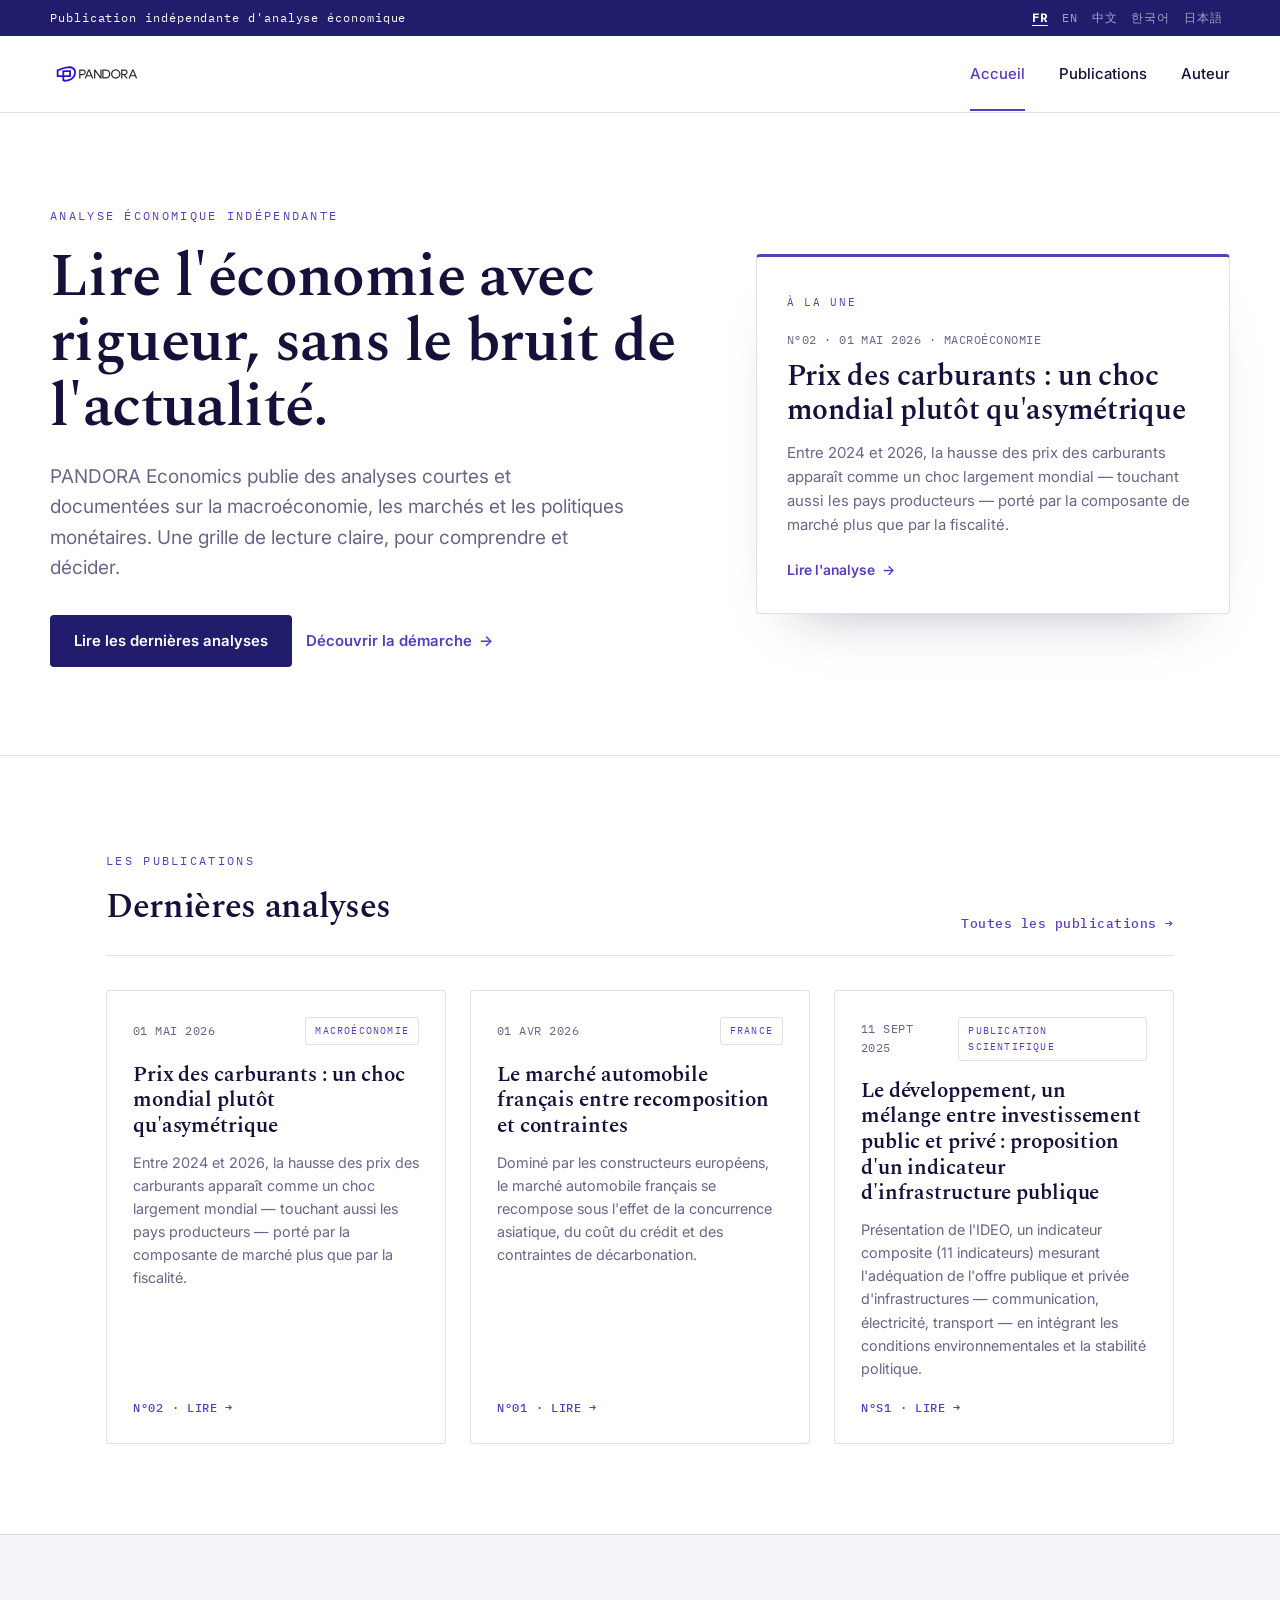
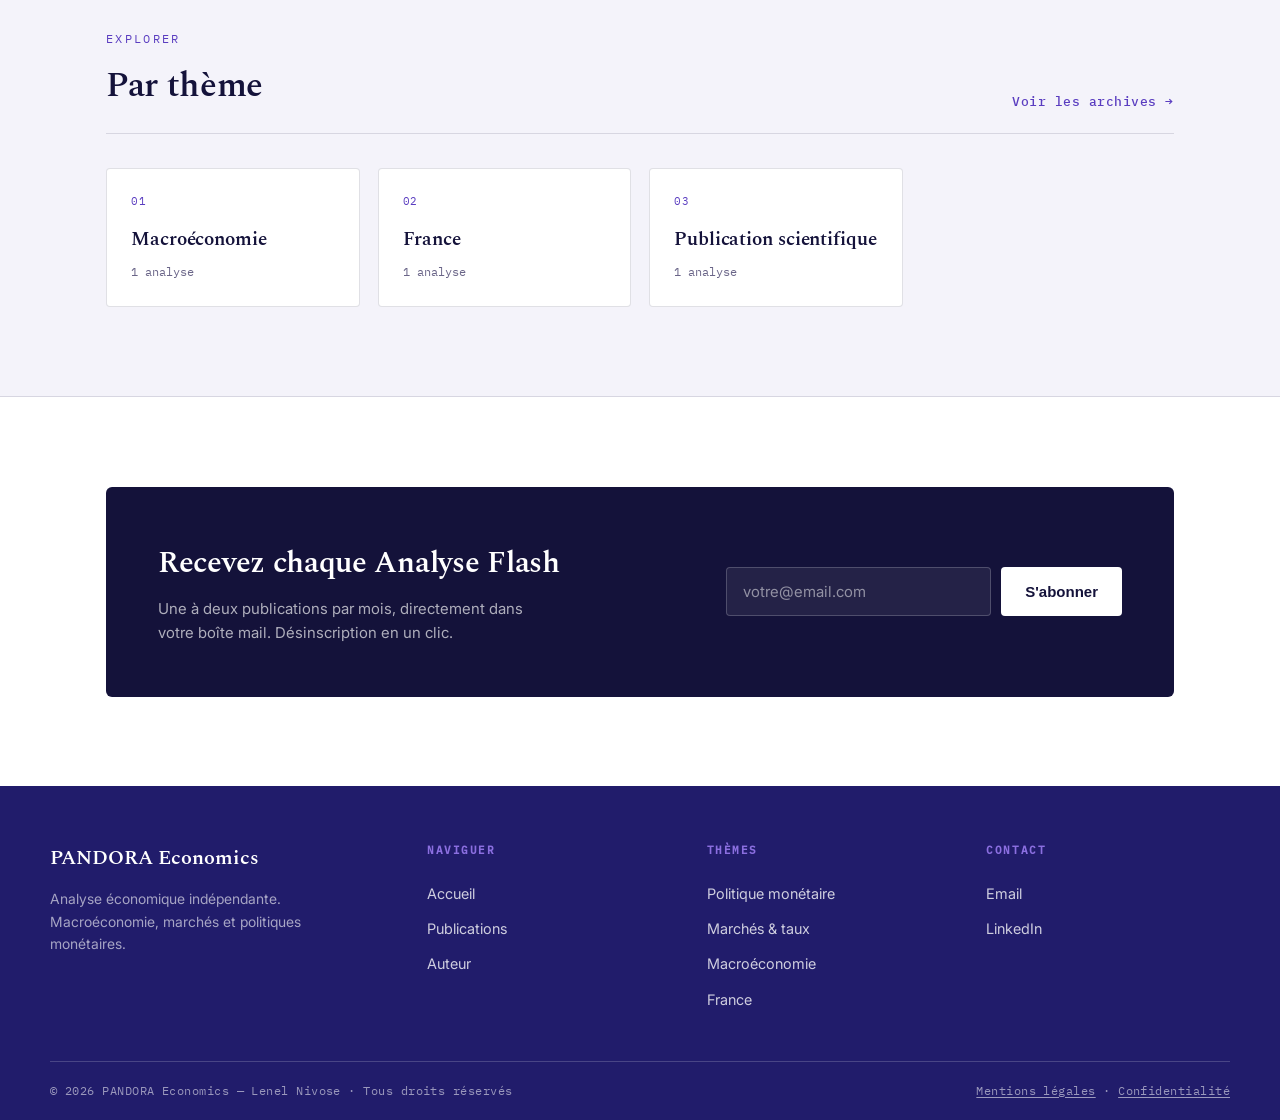
<file: index.html>
<!DOCTYPE html>
<html lang="fr">
<head>
<meta charset="UTF-8" />
<meta name="viewport" content="width=device-width, initial-scale=1.0" />
<title>PANDORA Economics — Analyse économique indépendante</title>
<meta name="description" content="Publication indépendante d'analyse économique : macroéconomie, marchés, politiques monétaires. Des analyses courtes, rigoureuses et documentées." />
<link rel="stylesheet" href="fonts.css" />
<style>
  :root{
    --ink:#14123A; --primary:#211C6B; --primary-2:#322a93; --violet:#5A3DC0; --iris:#8B6FE0;
    --paper:#FFFFFF; --panel:#F4F3FA; --panel-2:#ECEAF6; --muted:#6A6588; --line:rgba(20,18,58,.13); --line-dk:rgba(255,255,255,.18);
    --up:#3a9d6e; --down:#c0506c;
    --serif:"Spectral",Georgia,serif; --sans:"Inter",system-ui,sans-serif; --mono:"IBM Plex Mono",monospace;
    --maxw:1180px; --gutter:clamp(20px,5vw,56px);
  }
  *{box-sizing:border-box;}
  html{scroll-behavior:smooth;}
  body{margin:0;background:var(--paper);color:var(--ink);font-family:var(--sans);font-size:16.5px;line-height:1.6;-webkit-font-smoothing:antialiased;}
  a{color:inherit;text-decoration:none;}
  .wrap{max-width:var(--maxw);margin:0 auto;padding:0 var(--gutter);}
  .eyebrow{font-family:var(--mono);font-size:11.5px;letter-spacing:.2em;text-transform:uppercase;color:var(--violet);}

  /* utility bar */
  .util{background:var(--primary);color:#fff;font-family:var(--mono);font-size:11.5px;letter-spacing:.08em;}
  .util-in{display:flex;justify-content:space-between;align-items:center;padding:8px 0;}
  .util a{color:rgba(255,255,255,.8);} .util a:hover{color:#fff;}
  .util .lang button{background:none;border:0;color:rgba(255,255,255,.75);font-family:var(--mono);font-size:11.5px;cursor:pointer;padding:0 4px;letter-spacing:.08em;}
  .util .lang button[aria-pressed="true"]{color:#fff;text-decoration:underline;text-underline-offset:3px;}
  @media (max-width:620px){ .util .tagline{display:none;} }

  /* masthead */
  header.mh{position:sticky;top:0;z-index:40;background:rgba(255,255,255,.94);backdrop-filter:blur(10px);border-bottom:1px solid var(--line);}
  .mh-in{display:flex;align-items:center;justify-content:space-between;padding:18px 0;gap:18px;}
  .brand{display:flex;align-items:center;gap:13px;}
  .brand .logo{width:38px;height:38px;flex:none;}
  .brand .txt{display:flex;flex-direction:column;line-height:1.05;}
  .brand .nm{font-family:var(--serif);font-weight:600;font-size:20px;letter-spacing:.01em;}
  .brand .tg{font-family:var(--mono);font-size:9.5px;letter-spacing:.16em;text-transform:uppercase;color:var(--muted);margin-top:3px;}
  .nav{display:flex;align-items:center;gap:34px;}
  .nav a{font-size:15px;font-weight:500;color:var(--ink);position:relative;padding:6px 0;}
  .nav a.active{color:var(--violet);}
  .nav a:hover{color:var(--violet);}
  .nav a.active::after{content:"";position:absolute;left:0;right:0;bottom:-19px;height:2px;background:var(--violet);}
  .menu-btn{display:none;border:0;background:none;cursor:pointer;font-family:var(--mono);font-size:12px;letter-spacing:.1em;}
  @media (max-width:780px){ .nav{display:none;} .nav.show{display:flex;position:absolute;top:100%;right:var(--gutter);flex-direction:column;gap:16px;background:#fff;padding:20px 24px;border:1px solid var(--line);box-shadow:0 24px 50px -30px rgba(20,18,58,.4);} .nav.show a.active::after{display:none;} .menu-btn{display:block;} }

  /* hero */
  .hero{border-bottom:1px solid var(--line);}
  .hero-in{display:grid;grid-template-columns:1.15fr .85fr;gap:clamp(32px,5vw,72px);padding:clamp(48px,7vw,88px) 0;align-items:center;}
  .hero h1{font-family:var(--serif);font-weight:600;font-size:clamp(36px,5vw,60px);line-height:1.08;letter-spacing:-.01em;margin:18px 0 0;}
  .hero .dek{margin-top:22px;font-size:clamp(16.5px,1.7vw,19px);color:var(--muted);max-width:48ch;}
  .hero .actions{margin-top:32px;display:flex;flex-wrap:wrap;gap:14px;align-items:center;}
  .btn{display:inline-block;background:var(--primary);color:#fff;font-weight:600;font-size:15px;padding:14px 24px;border:0;border-radius:4px;cursor:pointer;transition:background .18s;}
  .btn:hover{background:var(--primary-2);}
  .tlink{font-weight:600;font-size:15px;color:var(--violet);display:inline-flex;align-items:center;gap:7px;}
  .tlink .ar{transition:transform .2s;} .tlink:hover .ar{transform:translateX(4px);}

  /* featured card */
  .feat{border:1px solid var(--line);border-top:3px solid var(--violet);background:#fff;border-radius:4px;padding:30px;box-shadow:0 30px 60px -42px rgba(20,18,58,.4);}
  .feat .lab{font-family:var(--mono);font-size:11px;letter-spacing:.16em;text-transform:uppercase;color:var(--violet);}
  .feat .meta{font-family:var(--mono);font-size:12px;color:var(--muted);margin-top:16px;letter-spacing:.04em;}
  .feat h2{font-family:var(--serif);font-weight:600;font-size:clamp(23px,2.6vw,29px);line-height:1.18;margin:10px 0 0;letter-spacing:-.01em;}
  .feat p{color:var(--muted);font-size:15px;margin:14px 0 0;}
  .feat .read{margin-top:22px;font-weight:600;font-size:14px;color:var(--violet);display:inline-flex;align-items:center;gap:7px;}
  .feat:hover .read .ar{transform:translateX(4px);} .feat .read .ar{transition:transform .2s;}
  @media (max-width:860px){ .hero-in{grid-template-columns:1fr;} }

  /* key figures band */
  .figures{background:var(--primary);color:#fff;}
  .fig-head{display:flex;align-items:baseline;justify-content:space-between;padding:26px 0 0;}
  .fig-head .t{font-family:var(--mono);font-size:11.5px;letter-spacing:.18em;text-transform:uppercase;color:var(--iris);}
  .fig-head .src{font-family:var(--mono);font-size:10.5px;color:rgba(255,255,255,.45);letter-spacing:.05em;}
  .fig-grid{display:grid;grid-template-columns:repeat(4,1fr);gap:1px;background:var(--line-dk);border:1px solid var(--line-dk);margin:18px 0 30px;border-radius:4px;overflow:hidden;}
  .fig{background:var(--primary);padding:24px 22px;}
  .fig .k{font-family:var(--mono);font-size:11.5px;letter-spacing:.06em;color:rgba(255,255,255,.62);text-transform:uppercase;}
  .fig .v{font-family:var(--serif);font-weight:500;font-size:clamp(30px,3.4vw,40px);margin-top:12px;line-height:1;}
  .fig .d{font-family:var(--mono);font-size:12px;margin-top:10px;display:inline-flex;align-items:center;gap:5px;}
  .fig .d.up{color:#7ee0b0;} .fig .d.down{color:#ff9bb0;} .fig .d.flat{color:rgba(255,255,255,.6);}
  @media (max-width:780px){ .fig-grid{grid-template-columns:repeat(2,1fr);} }

  /* recherche */
  .research-sec{background:var(--panel);border-top:1px solid var(--line);border-bottom:1px solid var(--line);}
  .rgrid{display:grid;grid-template-columns:repeat(3,1fr);gap:24px;}
  @media (max-width:860px){ .rgrid{grid-template-columns:1fr;max-width:460px;} }
  .rcard{display:flex;flex-direction:column;background:#fff;border:1px solid var(--line);border-radius:4px;overflow:hidden;transition:border-color .2s,box-shadow .2s,transform .2s;}
  .rcard:hover{border-color:var(--violet);box-shadow:0 24px 46px -34px rgba(20,18,58,.45);transform:translateY(-3px);}
  .rcover{position:relative;aspect-ratio:16/8.6;background:linear-gradient(150deg,var(--primary-2),var(--ink));color:#fff;padding:20px 22px;display:flex;flex-direction:column;justify-content:space-between;overflow:hidden;border-bottom:3px solid var(--violet);}
  .rcover .gb{position:absolute;inset:0;background-image:linear-gradient(rgba(255,255,255,.06) 1px,transparent 1px),linear-gradient(90deg,rgba(255,255,255,.06) 1px,transparent 1px);background-size:28px 28px;}
  .rcover .ct{position:relative;font-family:var(--mono);font-size:10px;letter-spacing:.18em;text-transform:uppercase;color:var(--iris);}
  .rcover .cn{position:relative;font-family:var(--serif);font-weight:600;font-size:32px;line-height:1;letter-spacing:-.01em;}
  .rcover .cl{position:relative;font-family:var(--mono);font-size:9.5px;letter-spacing:.12em;color:rgba(255,255,255,.5);text-transform:uppercase;}
  .rbody{padding:24px;display:flex;flex-direction:column;flex:1;}
  .rmeta{font-family:var(--mono);font-size:11.5px;color:var(--muted);letter-spacing:.03em;}
  .rmeta .rtype{color:var(--violet);font-weight:500;}
  .rcard h3{font-family:var(--serif);font-weight:600;font-size:20px;line-height:1.22;margin:12px 0 0;letter-spacing:-.005em;}
  .rcard p{color:var(--muted);font-size:14.5px;margin:11px 0 0;}
  .rpdf{margin-top:auto;padding-top:18px;font-family:var(--mono);font-size:12px;letter-spacing:.05em;color:var(--violet);font-weight:500;display:inline-flex;align-items:center;gap:7px;}
  .rcard:hover .rpdf .ar{transform:translateX(4px);} .rpdf .ar{transition:transform .2s;}

  /* section */
  .sec{padding:clamp(56px,7vw,90px) 0;}
  .sec-head{display:flex;align-items:flex-end;justify-content:space-between;gap:20px;margin-bottom:34px;border-bottom:1px solid var(--line);padding-bottom:20px;}
  .sec-head h2{font-family:var(--serif);font-weight:600;font-size:clamp(25px,3.2vw,34px);margin:8px 0 0;letter-spacing:-.01em;}
  .more{font-family:var(--mono);font-size:13px;color:var(--violet);letter-spacing:.04em;white-space:nowrap;font-weight:500;}
  .more:hover{text-decoration:underline;}

  /* publications grid */
  .grid{display:grid;grid-template-columns:repeat(3,1fr);gap:24px;}
  @media (max-width:860px){ .grid{grid-template-columns:1fr;} }
  .card{display:flex;flex-direction:column;background:#fff;border:1px solid var(--line);border-radius:4px;padding:26px;transition:border-color .2s,box-shadow .2s,transform .2s;min-height:228px;}
  .card:hover{border-color:var(--violet);box-shadow:0 24px 46px -34px rgba(20,18,58,.45);transform:translateY(-3px);}
  .card .top{display:flex;align-items:center;justify-content:space-between;gap:10px;}
  .card .dt{font-family:var(--mono);font-size:11.5px;color:var(--muted);letter-spacing:.04em;}
  .card .tag{font-family:var(--mono);font-size:10px;letter-spacing:.12em;text-transform:uppercase;color:var(--violet);border:1px solid var(--line);padding:5px 9px;border-radius:3px;}
  .card h3{font-family:var(--serif);font-weight:600;font-size:21px;line-height:1.22;margin:18px 0 0;letter-spacing:-.005em;}
  .card p{color:var(--muted);font-size:14.5px;margin:11px 0 0;}
  .card .read{margin-top:auto;padding-top:18px;font-family:var(--mono);font-size:12px;letter-spacing:.06em;color:var(--violet);font-weight:500;display:inline-flex;align-items:center;gap:7px;}
  .card:hover .read .ar{transform:translateX(4px);} .card .read .ar{transition:transform .2s;}

  /* themes */
  .themes-sec{background:var(--panel);border-top:1px solid var(--line);border-bottom:1px solid var(--line);}
  .themes{display:grid;grid-template-columns:repeat(4,1fr);gap:18px;}
  @media (max-width:780px){ .themes{grid-template-columns:repeat(2,1fr);} }
  .theme{background:#fff;border:1px solid var(--line);border-radius:4px;padding:24px;transition:border-color .2s,transform .2s;}
  .theme:hover{border-color:var(--violet);transform:translateY(-3px);}
  .theme .n{font-family:var(--mono);font-size:11px;color:var(--violet);letter-spacing:.06em;}
  .theme .nm{font-family:var(--serif);font-weight:600;font-size:19px;margin-top:14px;letter-spacing:-.005em;}
  .theme .c{font-family:var(--mono);font-size:11.5px;color:var(--muted);margin-top:8px;}

  /* subscribe */
  .sub-band{background:var(--ink);color:#fff;border-radius:6px;padding:clamp(34px,5vw,52px);display:grid;grid-template-columns:1fr auto;gap:32px;align-items:center;}
  .sub-band h2{font-family:var(--serif);font-weight:600;font-size:clamp(23px,2.8vw,30px);margin:0;letter-spacing:-.01em;}
  .sub-band p{margin:10px 0 0;color:rgba(255,255,255,.66);font-size:15px;max-width:44ch;}
  .form{display:flex;gap:10px;flex-wrap:wrap;min-width:min(380px,100%);}
  .form input{flex:1 1 210px;padding:14px 16px;border-radius:4px;border:1px solid rgba(255,255,255,.2);background:rgba(255,255,255,.07);color:#fff;font-family:var(--sans);font-size:15px;}
  .form input::placeholder{color:rgba(255,255,255,.5);}
  .form input:focus{outline:2px solid var(--iris);}
  .form .btn{background:#fff;color:var(--ink);}
  .form .btn:hover{background:var(--iris);color:#fff;}
  @media (max-width:760px){ .sub-band{grid-template-columns:1fr;} }

  /* footer */
  footer{background:var(--primary);color:#fff;}
  .foot-top{display:grid;grid-template-columns:1.4fr 1fr 1fr 1fr;gap:36px;padding:56px 0 44px;}
  @media (max-width:780px){ .foot-top{grid-template-columns:1fr 1fr;gap:30px;} }
  .foot-col h4{font-family:var(--mono);font-size:11px;letter-spacing:.14em;text-transform:uppercase;color:var(--iris);margin:0 0 16px;}
  .foot-col a{display:block;color:rgba(255,255,255,.78);font-size:14.5px;padding:6px 0;}
  .foot-col a:hover{color:#fff;}
  .foot-brand .nm{font-family:var(--serif);font-weight:600;font-size:20px;}
  .foot-brand p{color:rgba(255,255,255,.6);font-size:14px;max-width:30ch;margin:14px 0 0;}
  .foot-bot{border-top:1px solid var(--line-dk);padding:20px 0;display:flex;flex-wrap:wrap;justify-content:space-between;gap:14px;font-family:var(--mono);font-size:11.5px;color:rgba(255,255,255,.55);letter-spacing:.04em;}

  .reveal{opacity:0;transform:translateY(14px);transition:opacity .6s ease,transform .6s ease;}
  .reveal.in{opacity:1;transform:none;}
  @media (prefers-reduced-motion:reduce){ .reveal{opacity:1;transform:none;transition:none;} html{scroll-behavior:auto;} .card,.theme,.btn{transition:none;} }
</style>
<!-- seo:start -->
<link rel="canonical" href="https://pandora-economic.github.io/pandora-economics/" />
<link rel="alternate" hreflang="fr" href="https://pandora-economic.github.io/pandora-economics/" />
<link rel="alternate" hreflang="en" href="https://pandora-economic.github.io/pandora-economics/?lang=en" />
<link rel="alternate" hreflang="zh" href="https://pandora-economic.github.io/pandora-economics/?lang=zh" />
<link rel="alternate" hreflang="ko" href="https://pandora-economic.github.io/pandora-economics/?lang=ko" />
<link rel="alternate" hreflang="ja" href="https://pandora-economic.github.io/pandora-economics/?lang=ja" />
<link rel="alternate" hreflang="x-default" href="https://pandora-economic.github.io/pandora-economics/" />
<meta property="og:type" content="website" />
<meta property="og:site_name" content="PANDORA Economics" />
<meta property="og:title" content="PANDORA Economics — Analyse économique indépendante" />
<meta property="og:description" content="Publication indépendante d&#x27;analyse économique : macroéconomie, marchés, politiques monétaires. Des analyses courtes, rigoureuses et documentées." />
<meta property="og:url" content="https://pandora-economic.github.io/pandora-economics/" />
<meta property="og:image" content="https://pandora-economic.github.io/pandora-economics/assets/og-default.png" />
<meta property="og:image:width" content="1200" />
<meta property="og:image:height" content="630" />
<meta property="og:locale" content="fr_FR" />
<meta property="og:locale:alternate" content="en_US" />
<meta property="og:locale:alternate" content="zh_CN" />
<meta property="og:locale:alternate" content="ko_KR" />
<meta property="og:locale:alternate" content="ja_JP" />
<meta name="twitter:card" content="summary_large_image" />
<meta name="twitter:title" content="PANDORA Economics — Analyse économique indépendante" />
<meta name="twitter:description" content="Publication indépendante d&#x27;analyse économique : macroéconomie, marchés, politiques monétaires. Des analyses courtes, rigoureuses et documentées." />
<meta name="twitter:image" content="https://pandora-economic.github.io/pandora-economics/assets/og-default.png" />
<link rel="alternate" type="application/rss+xml" title="PANDORA Economics — Publications" href="https://pandora-economic.github.io/pandora-economics/feed.xml" />
<link rel="icon" type="image/png" sizes="32x32" href="assets/favicon.png" />
<link rel="icon" type="image/png" sizes="16x16" href="assets/favicon-16.png" />
<link rel="apple-touch-icon" sizes="180x180" href="assets/apple-touch-icon.png" />
<script type="application/ld+json">{"@context":"https://schema.org","@graph":[{"@type":"Organization","name":"PANDORA Economics","url":"https://pandora-economic.github.io/pandora-economics/","logo":"https://pandora-economic.github.io/pandora-economics/assets/apple-touch-icon.png","founder":{"@type":"Person","name":"Lenel Nivose"}},{"@type":"WebSite","name":"PANDORA Economics","url":"https://pandora-economic.github.io/pandora-economics/","inLanguage":["fr","en","zh"]}]}</script>
<!-- seo:end -->
</head>
<body>

<!-- utility bar -->
<div class="util"><div class="wrap util-in"><span class="tagline" data-i18n="tagline">Publication indépendante d'analyse économique</span><span class="lang" role="group" aria-label="Language"><button data-lang="fr" style="background:none;border:0;font-family:inherit;font-size:11.5px;letter-spacing:.08em;cursor:pointer;padding:2px 7px;color:rgba(255,255,255,.6)">FR</button><button data-lang="en" style="background:none;border:0;font-family:inherit;font-size:11.5px;letter-spacing:.08em;cursor:pointer;padding:2px 7px;color:rgba(255,255,255,.6)">EN</button><button data-lang="zh" style="background:none;border:0;font-family:inherit;font-size:11.5px;letter-spacing:.08em;cursor:pointer;padding:2px 7px;color:rgba(255,255,255,.6)">中文</button><button data-lang="ko" style="background:none;border:0;font-family:inherit;font-size:11.5px;letter-spacing:.08em;cursor:pointer;padding:2px 7px;color:rgba(255,255,255,.6)">한국어</button><button data-lang="ja" style="background:none;border:0;font-family:inherit;font-size:11.5px;letter-spacing:.08em;cursor:pointer;padding:2px 7px;color:rgba(255,255,255,.6)">日本語</button></span></div></div>

<!-- masthead -->
<header class="mh"><div class="wrap mh-in"><a class="brand" href="index.html"><img class="brand-logo" src="logo-pandora.svg" alt="PANDORA Economics" style="height:40px;width:auto;display:block" /></a><button class="menu-btn" id="menuBtn" aria-label="Menu">Menu</button><nav class="nav" id="nav"><a href="index.html" data-i18n="nav_home">Accueil</a><a href="publications.html" data-i18n="nav_pubs">Publications</a><a href="auteur.html" data-i18n="nav_author">Auteur</a></nav></div></header>

<main>
  <!-- HERO -->
  <section class="hero">
    <div class="wrap hero-in">
      <div>
        <span class="eyebrow" data-i18n="hero_eyebrow">Analyse économique indépendante</span>
        <h1 data-i18n="hero_h1">Lire l'économie avec rigueur, sans le bruit de l'actualité.</h1>
        <p class="dek" data-i18n="hero_dek">PANDORA Economics publie des analyses courtes et documentées sur la macroéconomie, les marchés et les politiques monétaires. Une grille de lecture claire, pour comprendre et décider.</p>
        <div class="actions">
          <a class="btn" href="publications.html" data-i18n="hero_cta1">Lire les dernières analyses</a>
          <a class="tlink" href="auteur.html"><span data-i18n="hero_cta2">Découvrir la démarche</span> <span class="ar">→</span></a>
        </div>
      </div>
      <a class="feat" href="#">
        <span class="lab">À la une</span>
        <div class="meta">N°07 · 12 JUIN 2026 · POLITIQUE MONÉTAIRE</div>
        <h2>BCE : la pause prolongée, et après ?</h2>
        <p>La trajectoire des taux dépend désormais davantage de l'inflation des services que du prix de l'énergie — et ce que cela implique pour le crédit en zone euro.</p>
        <span class="read">Lire l'analyse <span class="ar">→</span></span>
      </a>
    </div>
  </section>

  <!-- LATEST -->
  <section class="sec">
    <div class="wrap">
      <div class="sec-head reveal">
        <div><span class="eyebrow" data-i18n="latest_eyebrow">Les publications</span><h2 data-i18n="latest_title">Dernières analyses</h2></div>
        <a class="more" href="publications.html" data-i18n="latest_all">Toutes les publications →</a>
      </div>
      <div class="grid">
        <a class="card reveal" href="#">
          <div class="top"><span class="dt">12 JUIN 2026</span><span class="tag">Pol. monétaire</span></div>
          <h3>BCE : la pause prolongée, et après ?</h3>
          <p>La trajectoire des taux dépend des services plus que de l'énergie.</p>
          <span class="read">N°07 · LIRE <span class="ar">→</span></span>
        </a>
        <a class="card reveal" href="#">
          <div class="top"><span class="dt">28 MAI 2026</span><span class="tag">France</span></div>
          <h3>Crédit immobilier : le tournant des taux</h3>
          <p>Ce que la détente du coût du crédit change pour le pouvoir d'achat immobilier.</p>
          <span class="read">N°06 · LIRE <span class="ar">→</span></span>
        </a>
        <a class="card reveal" href="#">
          <div class="top"><span class="dt">14 MAI 2026</span><span class="tag">Macro</span></div>
          <h3>Inflation de services : le dernier kilomètre</h3>
          <p>La part la plus rigide de l'inflation, et son rôle sur le calendrier des banques centrales.</p>
          <span class="read">N°05 · LIRE <span class="ar">→</span></span>
        </a>
      </div>
    </div>
  </section>

  <!-- THEMES -->
  <section class="sec themes-sec">
    <div class="wrap">
      <div class="sec-head reveal" style="border-color:var(--line);">
        <div><span class="eyebrow" data-i18n="themes_eyebrow">Explorer</span><h2 data-i18n="themes_title">Par thème</h2></div>
        <a class="more" href="publications.html" data-i18n="themes_all">Voir les archives →</a>
      </div>
      <div class="themes reveal">
        <a class="theme" href="publications.html"><div class="n">01</div><div class="nm">Politique monétaire</div><div class="c">2 analyses</div></a>
        <a class="theme" href="publications.html"><div class="n">02</div><div class="nm">Marchés &amp; taux</div><div class="c">2 analyses</div></a>
        <a class="theme" href="publications.html"><div class="n">03</div><div class="nm">Macroéconomie</div><div class="c">2 analyses</div></a>
        <a class="theme" href="publications.html"><div class="n">04</div><div class="nm">France</div><div class="c">2 analyses</div></a>
      </div>
    </div>
  </section>

  <!-- SUBSCRIBE -->
  <section class="sec">
    <div class="wrap">
      <div class="sub-band reveal">
        <div>
          <h2 data-i18n="sub_title">Recevez chaque Analyse Flash</h2>
          <p data-i18n="sub_text">Une à deux publications par mois, directement dans votre boîte mail. Désinscription en un clic.</p>
        </div>
        <div class="form">
          <input type="email" placeholder="votre@email.com" data-i18n-ph="email_ph" aria-label="Adresse email" />
          <button class="btn" id="sub" data-i18n="sub_btn">S'abonner</button>
        </div>
      </div>
    </div>
  </section>
</main>

<footer>
  <div class="wrap foot-top">
    <div class="foot-col foot-brand"><div class="nm">PANDORA Economics</div><p data-i18n="foot_desc">Analyse économique indépendante. Macroéconomie, marchés et politiques monétaires.</p></div>
    <div class="foot-col"><h4 data-i18n="foot_navigate">Naviguer</h4><a href="index.html" data-i18n="nav_home">Accueil</a><a href="publications.html" data-i18n="nav_pubs">Publications</a><a href="auteur.html" data-i18n="nav_author">Auteur</a></div>
    <div class="foot-col"><h4 data-i18n="foot_topics">Thèmes</h4><a href="publications.html?theme=Politique%20mon%C3%A9taire" data-i18n="theme_pm">Politique monétaire</a><a href="publications.html?theme=March%C3%A9s%20%26%20taux" data-i18n="theme_mt">Marchés &amp; taux</a><a href="publications.html?theme=Macro%C3%A9conomie" data-i18n="theme_macro">Macroéconomie</a><a href="publications.html?theme=France" data-i18n="theme_fr">France</a></div>
    <div class="foot-col"><h4 data-i18n="foot_contact">Contact</h4><a href="mailto:pandora.economics@outlook.com">Email</a><a href="https://www.linkedin.com/company/pandora-economics/?viewAsMember=true" target="_blank" rel="noopener">LinkedIn</a></div>
  </div>
  <div class="wrap foot-bot"><span>© <span id="year"></span> PANDORA Economics — Lenel Nivose · <span data-i18n="foot_rights">Tous droits réservés</span></span><span><a href="mentions-legales.html" data-i18n="legal_notice" style="text-decoration:underline;text-underline-offset:2px">Mentions légales</a> · <a href="confidentialite.html" data-i18n="legal_privacy" style="text-decoration:underline;text-underline-offset:2px">Confidentialité</a></span></div>
</footer>

<script src="i18n.js"></script>
<script src="publications.js"></script>
<script>
  document.getElementById('year').textContent=new Date().getFullYear();
  var mb=document.getElementById('menuBtn'); if(mb) mb.addEventListener('click',function(){document.getElementById('nav').classList.toggle('show');});

  function L(){return window.I18N?I18N.lang:'fr';}
  function readLine(num){var l=L(); if(l==='zh')return '第'+num+'期 · 阅读'; if(l==='en')return 'No. '+num+' · READ'; return 'N°'+num+' · LIRE';}
  function numTag(num){var l=L(); return l==='zh'?'第'+num+'期':(l==='en'?'No. '+num:'N°'+num);}
  function metaLine(p){return (p.numLabel||numTag(p.num))+' · '+fmtDate(p.date,L(),true)+' · '+I18N.themeLabel(p.theme).toUpperCase();}
  function themeCount(n){var l=L(); if(l==='zh')return n+' 篇'; if(l==='en')return n+' article'+(n>1?'s':''); return n+' analyse'+(n>1?'s':'');}

  function renderHome(){
    if(!window.PUBLICATIONS) return;
    var P=window.pubsSorted();
    var feat=document.querySelector('.feat');
    if(feat&&P[0]){var p=P[0];
      feat.setAttribute('href',p.external||('article.html?n='+p.num));
      if(p.external){feat.setAttribute('target','_blank');feat.setAttribute('rel','noopener noreferrer');}else{feat.removeAttribute('target');feat.removeAttribute('rel');}
      feat.innerHTML='<span class="lab">'+I18N.t('feat_lab')+'</span>'+
        '<div class="meta">'+metaLine(p)+'</div>'+
        '<h2>'+pubField(p,'titre')+'</h2><p>'+pubField(p,'resume')+'</p>'+
        '<span class="read">'+I18N.t('feat_read')+' <span class="ar">→</span></span>';
    }
    var grid=document.querySelector('.grid');
    if(grid){grid.innerHTML=P.slice(0,3).map(function(p){
      return '<a class="card reveal in" href="'+(p.external||('article.html?n='+p.num))+'"'+(p.external?' target="_blank" rel="noopener noreferrer"':'')+'>'+
        '<div class="top"><span class="dt">'+fmtDate(p.date,L(),true)+'</span><span class="tag">'+I18N.themeLabel(p.theme)+'</span></div>'+
        '<h3>'+pubField(p,'titre')+'</h3><p>'+pubField(p,'resume')+'</p>'+
        '<span class="read">'+readLine(p.num)+' <span class="ar">→</span></span></a>';
    }).join('');}
    var themesEl=document.querySelector('.themes');
    if(themesEl){var shown=THEME_ORDER.filter(function(t){return P.filter(function(p){return p.theme===t;}).length>0;});
      themesEl.innerHTML=shown.map(function(t,i){
      var n=P.filter(function(p){return p.theme===t;}).length;
      return '<a class="theme" href="publications.html?theme='+encodeURIComponent(t)+'"><div class="n">'+('0'+(i+1)).slice(-2)+'</div><div class="nm">'+I18N.themeLabel(t)+'</div><div class="c">'+themeCount(n)+'</div></a>';
    }).join('');}
  }

  if(window.I18N) I18N.apply();
  renderHome();
  window.addEventListener('langchange', renderHome);

  var io=new IntersectionObserver(function(es){es.forEach(function(e){if(e.isIntersecting){e.target.classList.add('in');io.unobserve(e.target);}});},{threshold:.1});
  document.querySelectorAll('.reveal').forEach(function(el){io.observe(el);});

  var sub=document.getElementById('sub');
  if(sub) sub.addEventListener('click',function(){var i=document.querySelector('.form input'); if(i&&i.value){i.value='';i.placeholder=window.I18N?I18N.t('sub_thanks'):'Merci !';}});
</script>
</body>
</html>
</file>
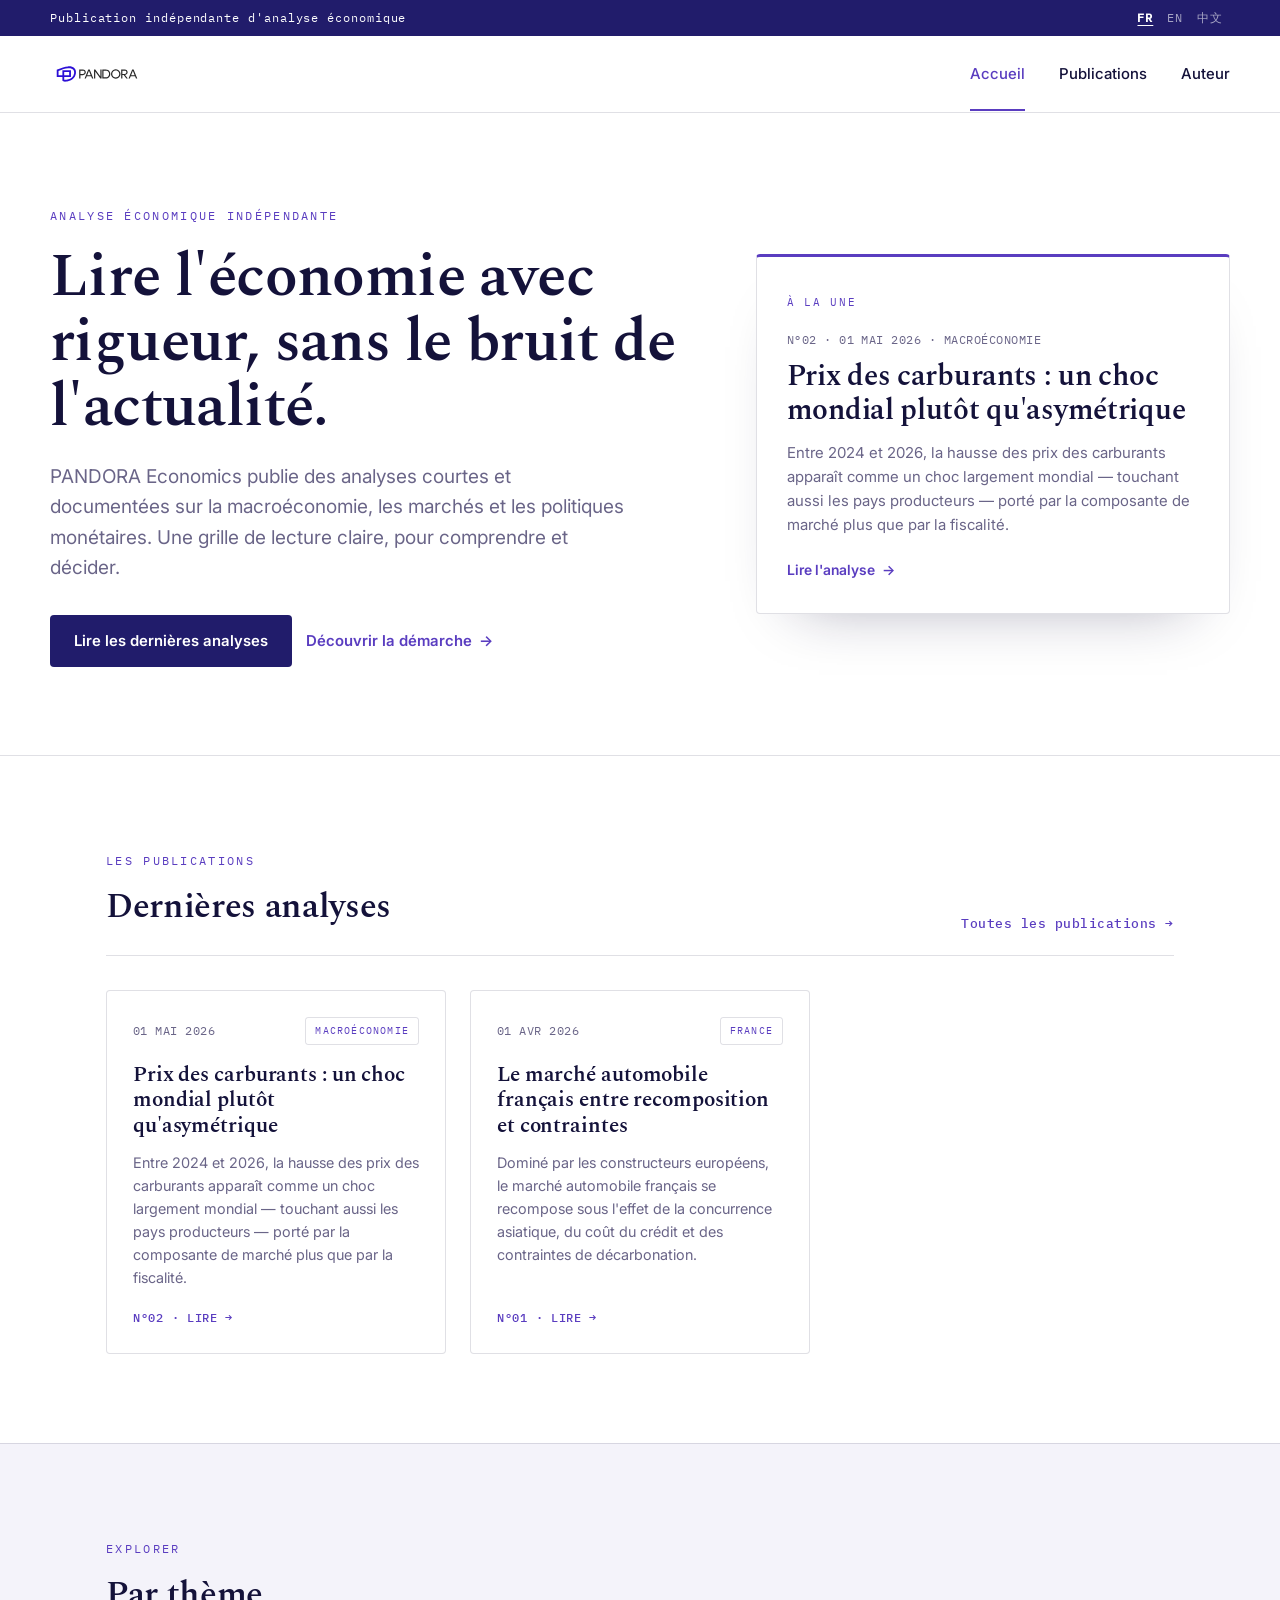
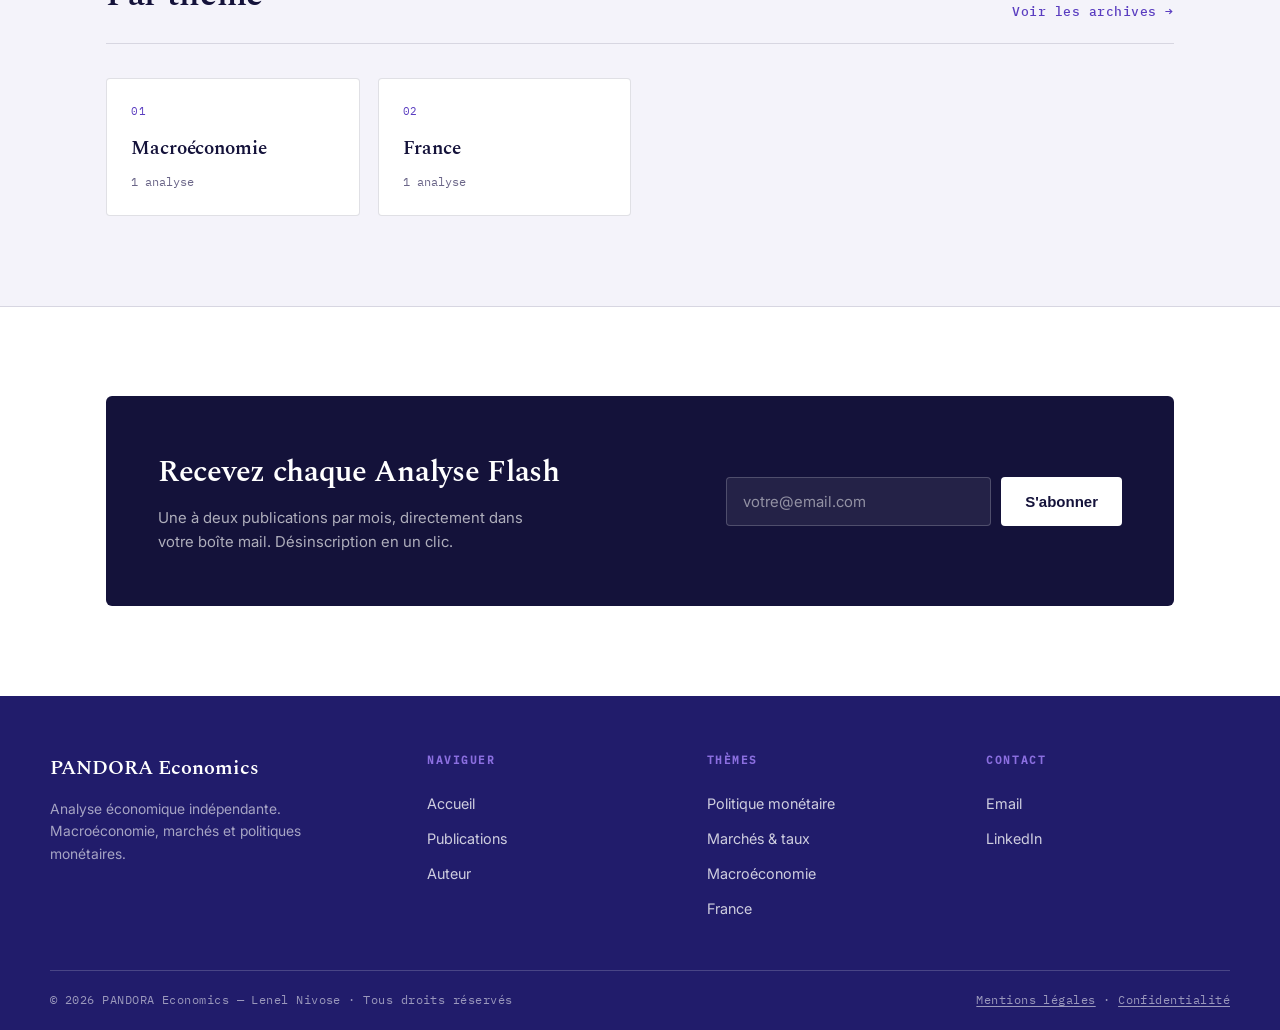
<file: pandora-site/index.html>
<!DOCTYPE html>
<html lang="fr">
<head>
<meta charset="UTF-8" />
<meta name="viewport" content="width=device-width, initial-scale=1.0" />
<title>PANDORA Economics — Analyse économique indépendante</title>
<meta name="description" content="Publication indépendante d'analyse économique : macroéconomie, marchés, politiques monétaires. Des analyses courtes, rigoureuses et documentées." />
<link rel="stylesheet" href="fonts.css" />
<style>
  :root{
    --ink:#14123A; --primary:#211C6B; --primary-2:#322a93; --violet:#5A3DC0; --iris:#8B6FE0;
    --paper:#FFFFFF; --panel:#F4F3FA; --panel-2:#ECEAF6; --muted:#6A6588; --line:rgba(20,18,58,.13); --line-dk:rgba(255,255,255,.18);
    --up:#3a9d6e; --down:#c0506c;
    --serif:"Spectral",Georgia,serif; --sans:"Inter",system-ui,sans-serif; --mono:"IBM Plex Mono",monospace;
    --maxw:1180px; --gutter:clamp(20px,5vw,56px);
  }
  *{box-sizing:border-box;}
  html{scroll-behavior:smooth;}
  body{margin:0;background:var(--paper);color:var(--ink);font-family:var(--sans);font-size:16.5px;line-height:1.6;-webkit-font-smoothing:antialiased;}
  a{color:inherit;text-decoration:none;}
  .wrap{max-width:var(--maxw);margin:0 auto;padding:0 var(--gutter);}
  .eyebrow{font-family:var(--mono);font-size:11.5px;letter-spacing:.2em;text-transform:uppercase;color:var(--violet);}

  /* utility bar */
  .util{background:var(--primary);color:#fff;font-family:var(--mono);font-size:11.5px;letter-spacing:.08em;}
  .util-in{display:flex;justify-content:space-between;align-items:center;padding:8px 0;}
  .util a{color:rgba(255,255,255,.8);} .util a:hover{color:#fff;}
  .util .lang button{background:none;border:0;color:rgba(255,255,255,.75);font-family:var(--mono);font-size:11.5px;cursor:pointer;padding:0 4px;letter-spacing:.08em;}
  .util .lang button[aria-pressed="true"]{color:#fff;text-decoration:underline;text-underline-offset:3px;}
  @media (max-width:620px){ .util .tagline{display:none;} }

  /* masthead */
  header.mh{position:sticky;top:0;z-index:40;background:rgba(255,255,255,.94);backdrop-filter:blur(10px);border-bottom:1px solid var(--line);}
  .mh-in{display:flex;align-items:center;justify-content:space-between;padding:18px 0;gap:18px;}
  .brand{display:flex;align-items:center;gap:13px;}
  .brand .logo{width:38px;height:38px;flex:none;}
  .brand .txt{display:flex;flex-direction:column;line-height:1.05;}
  .brand .nm{font-family:var(--serif);font-weight:600;font-size:20px;letter-spacing:.01em;}
  .brand .tg{font-family:var(--mono);font-size:9.5px;letter-spacing:.16em;text-transform:uppercase;color:var(--muted);margin-top:3px;}
  .nav{display:flex;align-items:center;gap:34px;}
  .nav a{font-size:15px;font-weight:500;color:var(--ink);position:relative;padding:6px 0;}
  .nav a.active{color:var(--violet);}
  .nav a:hover{color:var(--violet);}
  .nav a.active::after{content:"";position:absolute;left:0;right:0;bottom:-19px;height:2px;background:var(--violet);}
  .menu-btn{display:none;border:0;background:none;cursor:pointer;font-family:var(--mono);font-size:12px;letter-spacing:.1em;}
  @media (max-width:780px){ .nav{display:none;} .nav.show{display:flex;position:absolute;top:100%;right:var(--gutter);flex-direction:column;gap:16px;background:#fff;padding:20px 24px;border:1px solid var(--line);box-shadow:0 24px 50px -30px rgba(20,18,58,.4);} .nav.show a.active::after{display:none;} .menu-btn{display:block;} }

  /* hero */
  .hero{border-bottom:1px solid var(--line);}
  .hero-in{display:grid;grid-template-columns:1.15fr .85fr;gap:clamp(32px,5vw,72px);padding:clamp(48px,7vw,88px) 0;align-items:center;}
  .hero h1{font-family:var(--serif);font-weight:600;font-size:clamp(36px,5vw,60px);line-height:1.08;letter-spacing:-.01em;margin:18px 0 0;}
  .hero .dek{margin-top:22px;font-size:clamp(16.5px,1.7vw,19px);color:var(--muted);max-width:48ch;}
  .hero .actions{margin-top:32px;display:flex;flex-wrap:wrap;gap:14px;align-items:center;}
  .btn{display:inline-block;background:var(--primary);color:#fff;font-weight:600;font-size:15px;padding:14px 24px;border:0;border-radius:4px;cursor:pointer;transition:background .18s;}
  .btn:hover{background:var(--primary-2);}
  .tlink{font-weight:600;font-size:15px;color:var(--violet);display:inline-flex;align-items:center;gap:7px;}
  .tlink .ar{transition:transform .2s;} .tlink:hover .ar{transform:translateX(4px);}

  /* featured card */
  .feat{border:1px solid var(--line);border-top:3px solid var(--violet);background:#fff;border-radius:4px;padding:30px;box-shadow:0 30px 60px -42px rgba(20,18,58,.4);}
  .feat .lab{font-family:var(--mono);font-size:11px;letter-spacing:.16em;text-transform:uppercase;color:var(--violet);}
  .feat .meta{font-family:var(--mono);font-size:12px;color:var(--muted);margin-top:16px;letter-spacing:.04em;}
  .feat h2{font-family:var(--serif);font-weight:600;font-size:clamp(23px,2.6vw,29px);line-height:1.18;margin:10px 0 0;letter-spacing:-.01em;}
  .feat p{color:var(--muted);font-size:15px;margin:14px 0 0;}
  .feat .read{margin-top:22px;font-weight:600;font-size:14px;color:var(--violet);display:inline-flex;align-items:center;gap:7px;}
  .feat:hover .read .ar{transform:translateX(4px);} .feat .read .ar{transition:transform .2s;}
  @media (max-width:860px){ .hero-in{grid-template-columns:1fr;} }

  /* key figures band */
  .figures{background:var(--primary);color:#fff;}
  .fig-head{display:flex;align-items:baseline;justify-content:space-between;padding:26px 0 0;}
  .fig-head .t{font-family:var(--mono);font-size:11.5px;letter-spacing:.18em;text-transform:uppercase;color:var(--iris);}
  .fig-head .src{font-family:var(--mono);font-size:10.5px;color:rgba(255,255,255,.45);letter-spacing:.05em;}
  .fig-grid{display:grid;grid-template-columns:repeat(4,1fr);gap:1px;background:var(--line-dk);border:1px solid var(--line-dk);margin:18px 0 30px;border-radius:4px;overflow:hidden;}
  .fig{background:var(--primary);padding:24px 22px;}
  .fig .k{font-family:var(--mono);font-size:11.5px;letter-spacing:.06em;color:rgba(255,255,255,.62);text-transform:uppercase;}
  .fig .v{font-family:var(--serif);font-weight:500;font-size:clamp(30px,3.4vw,40px);margin-top:12px;line-height:1;}
  .fig .d{font-family:var(--mono);font-size:12px;margin-top:10px;display:inline-flex;align-items:center;gap:5px;}
  .fig .d.up{color:#7ee0b0;} .fig .d.down{color:#ff9bb0;} .fig .d.flat{color:rgba(255,255,255,.6);}
  @media (max-width:780px){ .fig-grid{grid-template-columns:repeat(2,1fr);} }

  /* recherche */
  .research-sec{background:var(--panel);border-top:1px solid var(--line);border-bottom:1px solid var(--line);}
  .rgrid{display:grid;grid-template-columns:repeat(3,1fr);gap:24px;}
  @media (max-width:860px){ .rgrid{grid-template-columns:1fr;max-width:460px;} }
  .rcard{display:flex;flex-direction:column;background:#fff;border:1px solid var(--line);border-radius:4px;overflow:hidden;transition:border-color .2s,box-shadow .2s,transform .2s;}
  .rcard:hover{border-color:var(--violet);box-shadow:0 24px 46px -34px rgba(20,18,58,.45);transform:translateY(-3px);}
  .rcover{position:relative;aspect-ratio:16/8.6;background:linear-gradient(150deg,var(--primary-2),var(--ink));color:#fff;padding:20px 22px;display:flex;flex-direction:column;justify-content:space-between;overflow:hidden;border-bottom:3px solid var(--violet);}
  .rcover .gb{position:absolute;inset:0;background-image:linear-gradient(rgba(255,255,255,.06) 1px,transparent 1px),linear-gradient(90deg,rgba(255,255,255,.06) 1px,transparent 1px);background-size:28px 28px;}
  .rcover .ct{position:relative;font-family:var(--mono);font-size:10px;letter-spacing:.18em;text-transform:uppercase;color:var(--iris);}
  .rcover .cn{position:relative;font-family:var(--serif);font-weight:600;font-size:32px;line-height:1;letter-spacing:-.01em;}
  .rcover .cl{position:relative;font-family:var(--mono);font-size:9.5px;letter-spacing:.12em;color:rgba(255,255,255,.5);text-transform:uppercase;}
  .rbody{padding:24px;display:flex;flex-direction:column;flex:1;}
  .rmeta{font-family:var(--mono);font-size:11.5px;color:var(--muted);letter-spacing:.03em;}
  .rmeta .rtype{color:var(--violet);font-weight:500;}
  .rcard h3{font-family:var(--serif);font-weight:600;font-size:20px;line-height:1.22;margin:12px 0 0;letter-spacing:-.005em;}
  .rcard p{color:var(--muted);font-size:14.5px;margin:11px 0 0;}
  .rpdf{margin-top:auto;padding-top:18px;font-family:var(--mono);font-size:12px;letter-spacing:.05em;color:var(--violet);font-weight:500;display:inline-flex;align-items:center;gap:7px;}
  .rcard:hover .rpdf .ar{transform:translateX(4px);} .rpdf .ar{transition:transform .2s;}

  /* section */
  .sec{padding:clamp(56px,7vw,90px) 0;}
  .sec-head{display:flex;align-items:flex-end;justify-content:space-between;gap:20px;margin-bottom:34px;border-bottom:1px solid var(--line);padding-bottom:20px;}
  .sec-head h2{font-family:var(--serif);font-weight:600;font-size:clamp(25px,3.2vw,34px);margin:8px 0 0;letter-spacing:-.01em;}
  .more{font-family:var(--mono);font-size:13px;color:var(--violet);letter-spacing:.04em;white-space:nowrap;font-weight:500;}
  .more:hover{text-decoration:underline;}

  /* publications grid */
  .grid{display:grid;grid-template-columns:repeat(3,1fr);gap:24px;}
  @media (max-width:860px){ .grid{grid-template-columns:1fr;} }
  .card{display:flex;flex-direction:column;background:#fff;border:1px solid var(--line);border-radius:4px;padding:26px;transition:border-color .2s,box-shadow .2s,transform .2s;min-height:228px;}
  .card:hover{border-color:var(--violet);box-shadow:0 24px 46px -34px rgba(20,18,58,.45);transform:translateY(-3px);}
  .card .top{display:flex;align-items:center;justify-content:space-between;gap:10px;}
  .card .dt{font-family:var(--mono);font-size:11.5px;color:var(--muted);letter-spacing:.04em;}
  .card .tag{font-family:var(--mono);font-size:10px;letter-spacing:.12em;text-transform:uppercase;color:var(--violet);border:1px solid var(--line);padding:5px 9px;border-radius:3px;}
  .card h3{font-family:var(--serif);font-weight:600;font-size:21px;line-height:1.22;margin:18px 0 0;letter-spacing:-.005em;}
  .card p{color:var(--muted);font-size:14.5px;margin:11px 0 0;}
  .card .read{margin-top:auto;padding-top:18px;font-family:var(--mono);font-size:12px;letter-spacing:.06em;color:var(--violet);font-weight:500;display:inline-flex;align-items:center;gap:7px;}
  .card:hover .read .ar{transform:translateX(4px);} .card .read .ar{transition:transform .2s;}

  /* themes */
  .themes-sec{background:var(--panel);border-top:1px solid var(--line);border-bottom:1px solid var(--line);}
  .themes{display:grid;grid-template-columns:repeat(4,1fr);gap:18px;}
  @media (max-width:780px){ .themes{grid-template-columns:repeat(2,1fr);} }
  .theme{background:#fff;border:1px solid var(--line);border-radius:4px;padding:24px;transition:border-color .2s,transform .2s;}
  .theme:hover{border-color:var(--violet);transform:translateY(-3px);}
  .theme .n{font-family:var(--mono);font-size:11px;color:var(--violet);letter-spacing:.06em;}
  .theme .nm{font-family:var(--serif);font-weight:600;font-size:19px;margin-top:14px;letter-spacing:-.005em;}
  .theme .c{font-family:var(--mono);font-size:11.5px;color:var(--muted);margin-top:8px;}

  /* subscribe */
  .sub-band{background:var(--ink);color:#fff;border-radius:6px;padding:clamp(34px,5vw,52px);display:grid;grid-template-columns:1fr auto;gap:32px;align-items:center;}
  .sub-band h2{font-family:var(--serif);font-weight:600;font-size:clamp(23px,2.8vw,30px);margin:0;letter-spacing:-.01em;}
  .sub-band p{margin:10px 0 0;color:rgba(255,255,255,.66);font-size:15px;max-width:44ch;}
  .form{display:flex;gap:10px;flex-wrap:wrap;min-width:min(380px,100%);}
  .form input{flex:1 1 210px;padding:14px 16px;border-radius:4px;border:1px solid rgba(255,255,255,.2);background:rgba(255,255,255,.07);color:#fff;font-family:var(--sans);font-size:15px;}
  .form input::placeholder{color:rgba(255,255,255,.5);}
  .form input:focus{outline:2px solid var(--iris);}
  .form .btn{background:#fff;color:var(--ink);}
  .form .btn:hover{background:var(--iris);color:#fff;}
  @media (max-width:760px){ .sub-band{grid-template-columns:1fr;} }

  /* footer */
  footer{background:var(--primary);color:#fff;}
  .foot-top{display:grid;grid-template-columns:1.4fr 1fr 1fr 1fr;gap:36px;padding:56px 0 44px;}
  @media (max-width:780px){ .foot-top{grid-template-columns:1fr 1fr;gap:30px;} }
  .foot-col h4{font-family:var(--mono);font-size:11px;letter-spacing:.14em;text-transform:uppercase;color:var(--iris);margin:0 0 16px;}
  .foot-col a{display:block;color:rgba(255,255,255,.78);font-size:14.5px;padding:6px 0;}
  .foot-col a:hover{color:#fff;}
  .foot-brand .nm{font-family:var(--serif);font-weight:600;font-size:20px;}
  .foot-brand p{color:rgba(255,255,255,.6);font-size:14px;max-width:30ch;margin:14px 0 0;}
  .foot-bot{border-top:1px solid var(--line-dk);padding:20px 0;display:flex;flex-wrap:wrap;justify-content:space-between;gap:14px;font-family:var(--mono);font-size:11.5px;color:rgba(255,255,255,.55);letter-spacing:.04em;}

  .reveal{opacity:0;transform:translateY(14px);transition:opacity .6s ease,transform .6s ease;}
  .reveal.in{opacity:1;transform:none;}
  @media (prefers-reduced-motion:reduce){ .reveal{opacity:1;transform:none;transition:none;} html{scroll-behavior:auto;} .card,.theme,.btn{transition:none;} }
</style>
<!-- seo:start -->
<link rel="canonical" href="https://pandora-economic.github.io/Pandora-economic/" />
<link rel="alternate" hreflang="fr" href="https://pandora-economic.github.io/Pandora-economic/" />
<link rel="alternate" hreflang="en" href="https://pandora-economic.github.io/Pandora-economic/?lang=en" />
<link rel="alternate" hreflang="zh" href="https://pandora-economic.github.io/Pandora-economic/?lang=zh" />
<link rel="alternate" hreflang="x-default" href="https://pandora-economic.github.io/Pandora-economic/" />
<meta property="og:type" content="website" />
<meta property="og:site_name" content="PANDORA Economics" />
<meta property="og:title" content="PANDORA Economics — Analyse économique indépendante" />
<meta property="og:description" content="Publication indépendante d&#x27;analyse économique : macroéconomie, marchés, politiques monétaires. Des analyses courtes, rigoureuses et documentées." />
<meta property="og:url" content="https://pandora-economic.github.io/Pandora-economic/" />
<meta property="og:image" content="https://pandora-economic.github.io/Pandora-economic/assets/og-default.png" />
<meta property="og:image:width" content="1200" />
<meta property="og:image:height" content="630" />
<meta property="og:locale" content="fr_FR" />
<meta property="og:locale:alternate" content="en_US" />
<meta property="og:locale:alternate" content="zh_CN" />
<meta name="twitter:card" content="summary_large_image" />
<meta name="twitter:title" content="PANDORA Economics — Analyse économique indépendante" />
<meta name="twitter:description" content="Publication indépendante d&#x27;analyse économique : macroéconomie, marchés, politiques monétaires. Des analyses courtes, rigoureuses et documentées." />
<meta name="twitter:image" content="https://pandora-economic.github.io/Pandora-economic/assets/og-default.png" />
<link rel="alternate" type="application/rss+xml" title="PANDORA Economics — Publications" href="https://pandora-economic.github.io/Pandora-economic/feed.xml" />
<link rel="icon" type="image/png" sizes="32x32" href="assets/favicon.png" />
<link rel="icon" type="image/png" sizes="16x16" href="assets/favicon-16.png" />
<link rel="apple-touch-icon" sizes="180x180" href="assets/apple-touch-icon.png" />
<script type="application/ld+json">{"@context":"https://schema.org","@graph":[{"@type":"Organization","name":"PANDORA Economics","url":"https://pandora-economic.github.io/Pandora-economic/","logo":"https://pandora-economic.github.io/Pandora-economic/assets/apple-touch-icon.png","founder":{"@type":"Person","name":"Lenel Nivose"}},{"@type":"WebSite","name":"PANDORA Economics","url":"https://pandora-economic.github.io/Pandora-economic/","inLanguage":["fr","en","zh"]}]}</script>
<!-- seo:end -->
</head>
<body>

<!-- utility bar -->
<div class="util"><div class="wrap util-in"><span class="tagline" data-i18n="tagline">Publication indépendante d'analyse économique</span><span class="lang" role="group" aria-label="Language"><button data-lang="fr" style="background:none;border:0;font-family:inherit;font-size:11.5px;letter-spacing:.08em;cursor:pointer;padding:2px 7px;color:rgba(255,255,255,.6)">FR</button><button data-lang="en" style="background:none;border:0;font-family:inherit;font-size:11.5px;letter-spacing:.08em;cursor:pointer;padding:2px 7px;color:rgba(255,255,255,.6)">EN</button><button data-lang="zh" style="background:none;border:0;font-family:inherit;font-size:11.5px;letter-spacing:.08em;cursor:pointer;padding:2px 7px;color:rgba(255,255,255,.6)">中文</button></span></div></div>

<!-- masthead -->
<header class="mh"><div class="wrap mh-in"><a class="brand" href="index.html"><img class="brand-logo" src="logo-pandora.svg" alt="PANDORA Economics" style="height:40px;width:auto;display:block" /></a><button class="menu-btn" id="menuBtn" aria-label="Menu">Menu</button><nav class="nav" id="nav"><a href="index.html" data-i18n="nav_home">Accueil</a><a href="publications.html" data-i18n="nav_pubs">Publications</a><a href="auteur.html" data-i18n="nav_author">Auteur</a></nav></div></header>

<main>
  <!-- HERO -->
  <section class="hero">
    <div class="wrap hero-in">
      <div>
        <span class="eyebrow" data-i18n="hero_eyebrow">Analyse économique indépendante</span>
        <h1 data-i18n="hero_h1">Lire l'économie avec rigueur, sans le bruit de l'actualité.</h1>
        <p class="dek" data-i18n="hero_dek">PANDORA Economics publie des analyses courtes et documentées sur la macroéconomie, les marchés et les politiques monétaires. Une grille de lecture claire, pour comprendre et décider.</p>
        <div class="actions">
          <a class="btn" href="publications.html" data-i18n="hero_cta1">Lire les dernières analyses</a>
          <a class="tlink" href="auteur.html"><span data-i18n="hero_cta2">Découvrir la démarche</span> <span class="ar">→</span></a>
        </div>
      </div>
      <a class="feat" href="#">
        <span class="lab">À la une</span>
        <div class="meta">N°07 · 12 JUIN 2026 · POLITIQUE MONÉTAIRE</div>
        <h2>BCE : la pause prolongée, et après ?</h2>
        <p>La trajectoire des taux dépend désormais davantage de l'inflation des services que du prix de l'énergie — et ce que cela implique pour le crédit en zone euro.</p>
        <span class="read">Lire l'analyse <span class="ar">→</span></span>
      </a>
    </div>
  </section>

  <!-- LATEST -->
  <section class="sec">
    <div class="wrap">
      <div class="sec-head reveal">
        <div><span class="eyebrow" data-i18n="latest_eyebrow">Les publications</span><h2 data-i18n="latest_title">Dernières analyses</h2></div>
        <a class="more" href="publications.html" data-i18n="latest_all">Toutes les publications →</a>
      </div>
      <div class="grid">
        <a class="card reveal" href="#">
          <div class="top"><span class="dt">12 JUIN 2026</span><span class="tag">Pol. monétaire</span></div>
          <h3>BCE : la pause prolongée, et après ?</h3>
          <p>La trajectoire des taux dépend des services plus que de l'énergie.</p>
          <span class="read">N°07 · LIRE <span class="ar">→</span></span>
        </a>
        <a class="card reveal" href="#">
          <div class="top"><span class="dt">28 MAI 2026</span><span class="tag">France</span></div>
          <h3>Crédit immobilier : le tournant des taux</h3>
          <p>Ce que la détente du coût du crédit change pour le pouvoir d'achat immobilier.</p>
          <span class="read">N°06 · LIRE <span class="ar">→</span></span>
        </a>
        <a class="card reveal" href="#">
          <div class="top"><span class="dt">14 MAI 2026</span><span class="tag">Macro</span></div>
          <h3>Inflation de services : le dernier kilomètre</h3>
          <p>La part la plus rigide de l'inflation, et son rôle sur le calendrier des banques centrales.</p>
          <span class="read">N°05 · LIRE <span class="ar">→</span></span>
        </a>
      </div>
    </div>
  </section>

  <!-- THEMES -->
  <section class="sec themes-sec">
    <div class="wrap">
      <div class="sec-head reveal" style="border-color:var(--line);">
        <div><span class="eyebrow" data-i18n="themes_eyebrow">Explorer</span><h2 data-i18n="themes_title">Par thème</h2></div>
        <a class="more" href="publications.html" data-i18n="themes_all">Voir les archives →</a>
      </div>
      <div class="themes reveal">
        <a class="theme" href="publications.html"><div class="n">01</div><div class="nm">Politique monétaire</div><div class="c">2 analyses</div></a>
        <a class="theme" href="publications.html"><div class="n">02</div><div class="nm">Marchés &amp; taux</div><div class="c">2 analyses</div></a>
        <a class="theme" href="publications.html"><div class="n">03</div><div class="nm">Macroéconomie</div><div class="c">2 analyses</div></a>
        <a class="theme" href="publications.html"><div class="n">04</div><div class="nm">France</div><div class="c">2 analyses</div></a>
      </div>
    </div>
  </section>

  <!-- SUBSCRIBE -->
  <section class="sec">
    <div class="wrap">
      <div class="sub-band reveal">
        <div>
          <h2 data-i18n="sub_title">Recevez chaque Analyse Flash</h2>
          <p data-i18n="sub_text">Une à deux publications par mois, directement dans votre boîte mail. Désinscription en un clic.</p>
        </div>
        <div class="form">
          <input type="email" placeholder="votre@email.com" data-i18n-ph="email_ph" aria-label="Adresse email" />
          <button class="btn" id="sub" data-i18n="sub_btn">S'abonner</button>
        </div>
      </div>
    </div>
  </section>
</main>

<footer>
  <div class="wrap foot-top">
    <div class="foot-col foot-brand"><div class="nm">PANDORA Economics</div><p data-i18n="foot_desc">Analyse économique indépendante. Macroéconomie, marchés et politiques monétaires.</p></div>
    <div class="foot-col"><h4 data-i18n="foot_navigate">Naviguer</h4><a href="index.html" data-i18n="nav_home">Accueil</a><a href="publications.html" data-i18n="nav_pubs">Publications</a><a href="auteur.html" data-i18n="nav_author">Auteur</a></div>
    <div class="foot-col"><h4 data-i18n="foot_topics">Thèmes</h4><a href="publications.html?theme=Politique%20mon%C3%A9taire" data-i18n="theme_pm">Politique monétaire</a><a href="publications.html?theme=March%C3%A9s%20%26%20taux" data-i18n="theme_mt">Marchés &amp; taux</a><a href="publications.html?theme=Macro%C3%A9conomie" data-i18n="theme_macro">Macroéconomie</a><a href="publications.html?theme=France" data-i18n="theme_fr">France</a></div>
    <div class="foot-col"><h4 data-i18n="foot_contact">Contact</h4><a href="mailto:pandora.economics@outlook.com">Email</a><a href="https://www.linkedin.com/company/pandora-economics/?viewAsMember=true" target="_blank" rel="noopener">LinkedIn</a></div>
  </div>
  <div class="wrap foot-bot"><span>© <span id="year"></span> PANDORA Economics — Lenel Nivose · <span data-i18n="foot_rights">Tous droits réservés</span></span><span><a href="mentions-legales.html" data-i18n="legal_notice" style="text-decoration:underline;text-underline-offset:2px">Mentions légales</a> · <a href="confidentialite.html" data-i18n="legal_privacy" style="text-decoration:underline;text-underline-offset:2px">Confidentialité</a></span></div>
</footer>

<script src="i18n.js"></script>
<script src="publications.js"></script>
<script>
  document.getElementById('year').textContent=new Date().getFullYear();
  var mb=document.getElementById('menuBtn'); if(mb) mb.addEventListener('click',function(){document.getElementById('nav').classList.toggle('show');});

  function L(){return window.I18N?I18N.lang:'fr';}
  function readLine(num){var l=L(); if(l==='zh')return '第'+num+'期 · 阅读'; if(l==='en')return 'No. '+num+' · READ'; return 'N°'+num+' · LIRE';}
  function numTag(num){var l=L(); return l==='zh'?'第'+num+'期':(l==='en'?'No. '+num:'N°'+num);}
  function metaLine(p){return numTag(p.num)+' · '+fmtDate(p.date,L(),true)+' · '+I18N.themeLabel(p.theme).toUpperCase();}
  function themeCount(n){var l=L(); if(l==='zh')return n+' 篇'; if(l==='en')return n+' article'+(n>1?'s':''); return n+' analyse'+(n>1?'s':'');}

  function renderHome(){
    if(!window.PUBLICATIONS) return;
    var P=window.pubsSorted();
    var feat=document.querySelector('.feat');
    if(feat&&P[0]){var p=P[0];
      feat.setAttribute('href','article.html?n='+p.num);
      feat.innerHTML='<span class="lab">'+I18N.t('feat_lab')+'</span>'+
        '<div class="meta">'+metaLine(p)+'</div>'+
        '<h2>'+pubField(p,'titre')+'</h2><p>'+pubField(p,'resume')+'</p>'+
        '<span class="read">'+I18N.t('feat_read')+' <span class="ar">→</span></span>';
    }
    var grid=document.querySelector('.grid');
    if(grid){grid.innerHTML=P.slice(0,3).map(function(p){
      return '<a class="card reveal in" href="article.html?n='+p.num+'">'+
        '<div class="top"><span class="dt">'+fmtDate(p.date,L(),true)+'</span><span class="tag">'+I18N.themeLabel(p.theme)+'</span></div>'+
        '<h3>'+pubField(p,'titre')+'</h3><p>'+pubField(p,'resume')+'</p>'+
        '<span class="read">'+readLine(p.num)+' <span class="ar">→</span></span></a>';
    }).join('');}
    var themesEl=document.querySelector('.themes');
    if(themesEl){var shown=THEME_ORDER.filter(function(t){return P.filter(function(p){return p.theme===t;}).length>0;});
      themesEl.innerHTML=shown.map(function(t,i){
      var n=P.filter(function(p){return p.theme===t;}).length;
      return '<a class="theme" href="publications.html?theme='+encodeURIComponent(t)+'"><div class="n">'+('0'+(i+1)).slice(-2)+'</div><div class="nm">'+I18N.themeLabel(t)+'</div><div class="c">'+themeCount(n)+'</div></a>';
    }).join('');}
  }

  if(window.I18N) I18N.apply();
  renderHome();
  window.addEventListener('langchange', renderHome);

  var io=new IntersectionObserver(function(es){es.forEach(function(e){if(e.isIntersecting){e.target.classList.add('in');io.unobserve(e.target);}});},{threshold:.1});
  document.querySelectorAll('.reveal').forEach(function(el){io.observe(el);});

  var sub=document.getElementById('sub');
  if(sub) sub.addEventListener('click',function(){var i=document.querySelector('.form input'); if(i&&i.value){i.value='';i.placeholder=window.I18N?I18N.t('sub_thanks'):'Merci !';}});
</script>
</body>
</html>
</file>
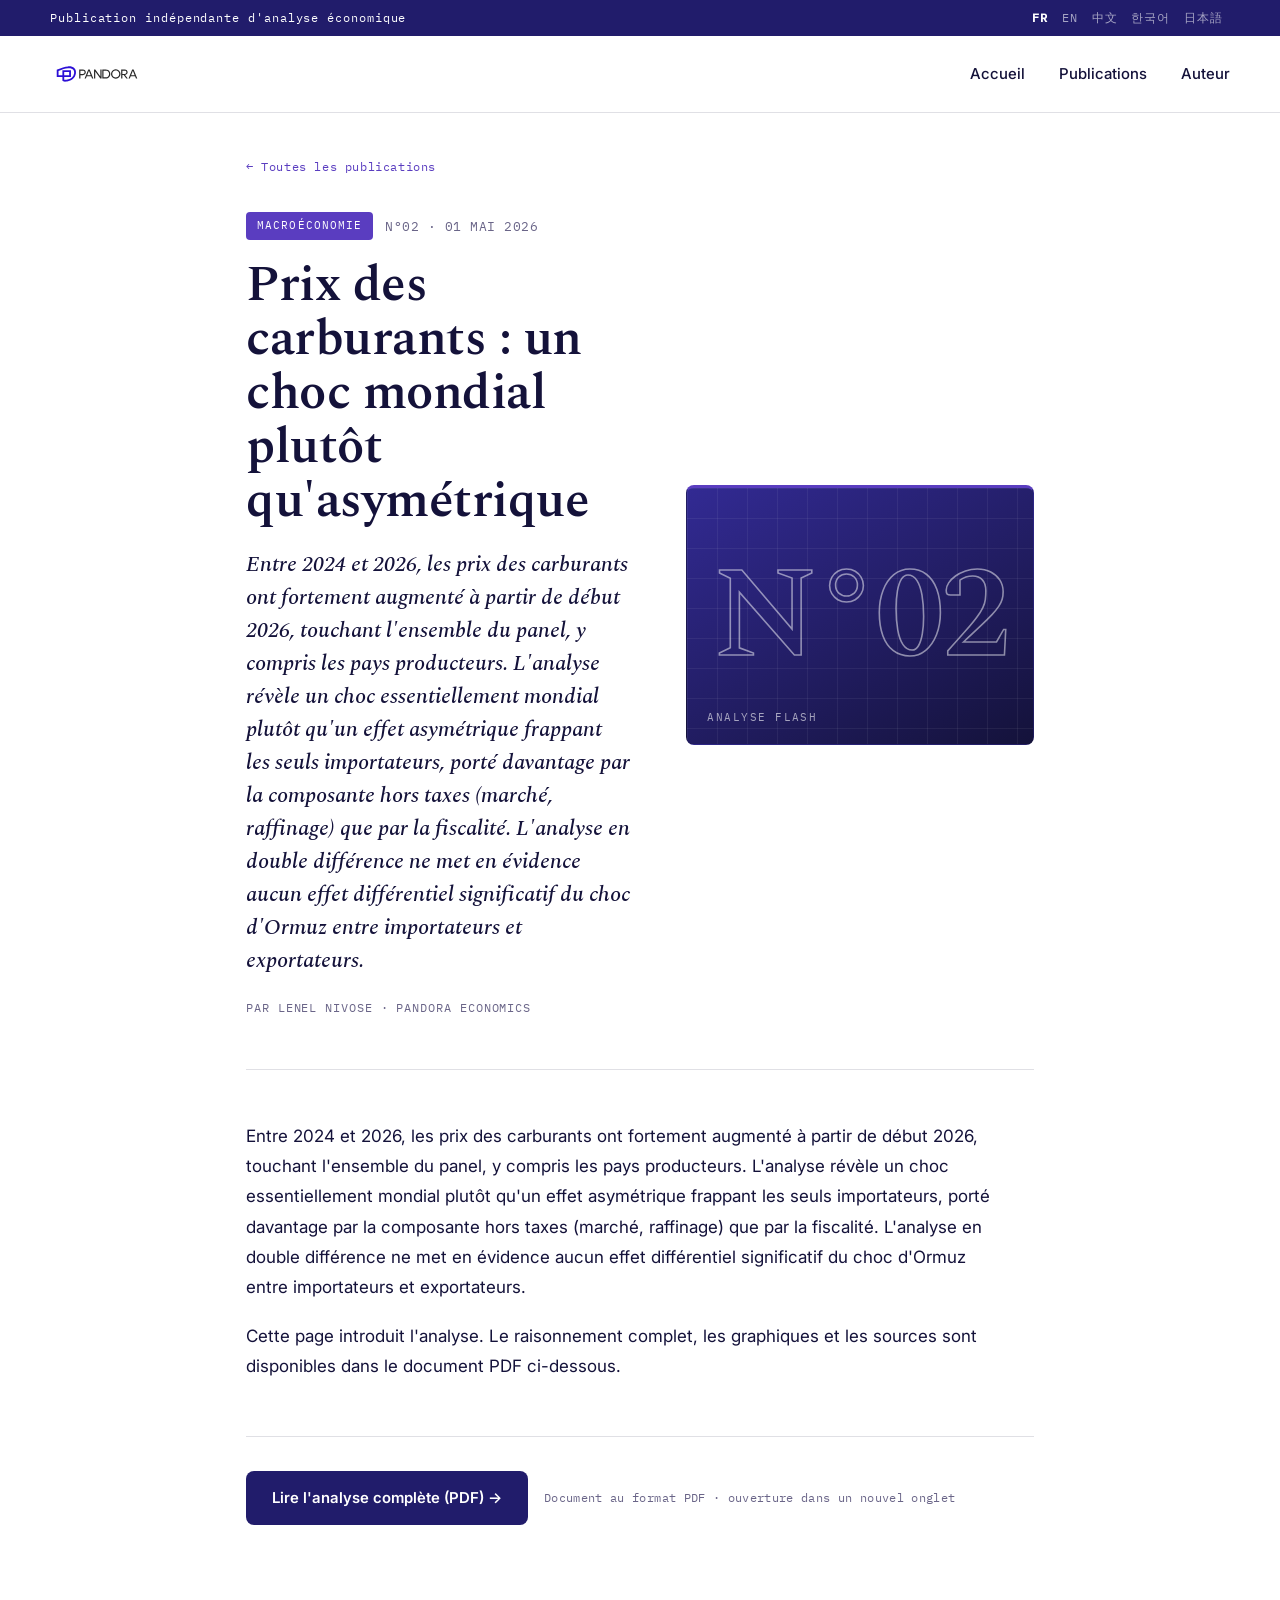
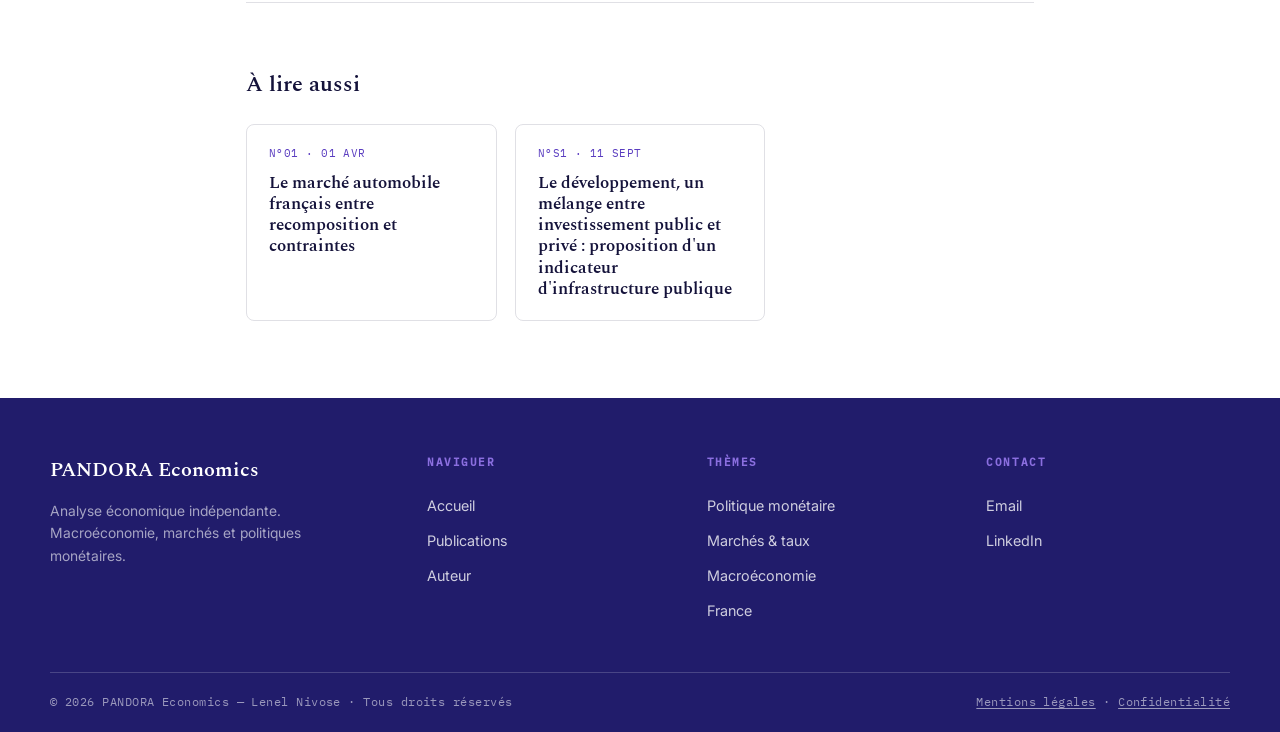
<file: article.html>
<!DOCTYPE html>
<html lang="fr">
<head>
<meta charset="UTF-8" />
<meta name="viewport" content="width=device-width, initial-scale=1.0" />
<title>Analyse — PANDORA Economics</title>
<meta name="description" content="Analyse économique — PANDORA Economics." />
<link rel="stylesheet" href="fonts.css" />
<style>
  :root{
    --ink:#14123A; --primary:#211C6B; --primary-2:#322a93; --violet:#5A3DC0; --iris:#8B6FE0;
    --paper:#FFFFFF; --panel:#F4F3FA; --panel-2:#ECEAF6; --muted:#6A6588; --line:rgba(20,18,58,.13); --line-dk:rgba(255,255,255,.18);
    --serif:"Spectral",Georgia,serif; --sans:"Inter",system-ui,sans-serif; --mono:"IBM Plex Mono",monospace;
    --maxw:1180px; --gutter:clamp(20px,5vw,56px);
  }
  *{box-sizing:border-box;}
  html{scroll-behavior:smooth;}
  body{margin:0;background:var(--paper);color:var(--ink);font-family:var(--sans);font-size:16.5px;line-height:1.6;-webkit-font-smoothing:antialiased;}
  a{color:inherit;text-decoration:none;}
  .wrap{max-width:var(--maxw);margin:0 auto;padding:0 var(--gutter);}
  .narrow{max-width:900px;}
  .eyebrow{font-family:var(--mono);font-size:11.5px;letter-spacing:.2em;text-transform:uppercase;color:var(--violet);}

  .util{background:var(--primary);color:#fff;font-family:var(--mono);font-size:11.5px;letter-spacing:.08em;}
  .util-in{display:flex;justify-content:space-between;align-items:center;padding:8px 0;}
  @media (max-width:620px){ .util .tagline{display:none;} }

  header.mh{position:sticky;top:0;z-index:40;background:rgba(255,255,255,.94);backdrop-filter:blur(10px);border-bottom:1px solid var(--line);}
  .mh-in{display:flex;align-items:center;justify-content:space-between;padding:18px 0;gap:18px;}
  .brand{display:flex;align-items:center;gap:13px;}
  .brand .logo{width:38px;height:38px;flex:none;}
  .brand .txt{display:flex;flex-direction:column;line-height:1.05;}
  .brand .nm{font-family:var(--serif);font-weight:600;font-size:20px;letter-spacing:.01em;}
  .brand .tg{font-family:var(--mono);font-size:9.5px;letter-spacing:.16em;text-transform:uppercase;color:var(--muted);margin-top:3px;}
  .nav{display:flex;align-items:center;gap:34px;}
  .nav a{font-size:15px;font-weight:500;color:var(--ink);padding:6px 0;}
  .nav a:hover{color:var(--violet);}
  .menu-btn{display:none;border:0;background:none;cursor:pointer;font-family:var(--mono);font-size:12px;letter-spacing:.1em;}
  @media (max-width:780px){ .nav{display:none;} .nav.show{display:flex;position:absolute;top:100%;right:var(--gutter);flex-direction:column;gap:16px;background:#fff;padding:20px 24px;border:1px solid var(--line);box-shadow:0 24px 50px -30px rgba(20,18,58,.4);} .menu-btn{display:block;} }

  .back{display:inline-flex;align-items:center;gap:8px;font-family:var(--mono);font-size:12px;letter-spacing:.05em;color:var(--violet);margin:clamp(28px,4vw,44px) 0 0;}
  .back:hover{text-decoration:underline;text-underline-offset:2px;}

  .art-top{display:grid;grid-template-columns:1.05fr .95fr;gap:clamp(28px,4.5vw,56px);align-items:center;padding:clamp(22px,3vw,34px) 0 clamp(34px,4vw,52px);border-bottom:1px solid var(--line);}
  @media (max-width:760px){ .art-top{grid-template-columns:1fr;gap:28px;} .art-cover{order:-1;} }
  .art-tagrow{display:flex;align-items:center;gap:12px;}
  .art-tag{font-family:var(--mono);font-size:11px;letter-spacing:.1em;text-transform:uppercase;color:#fff;background:var(--violet);padding:5px 11px;border-radius:4px;}
  .art-meta{font-family:var(--mono);font-size:12.5px;letter-spacing:.04em;color:var(--muted);}
  .art-title{font-family:var(--serif);font-weight:600;font-size:clamp(30px,4.4vw,50px);line-height:1.08;letter-spacing:-.01em;margin:18px 0 0;}
  .art-lead{font-family:var(--serif);font-weight:500;font-style:italic;font-size:clamp(18px,2.1vw,22px);line-height:1.5;color:var(--ink);margin:20px 0 0;}
  .art-author{font-family:var(--mono);font-size:11.5px;letter-spacing:.08em;text-transform:uppercase;color:var(--muted);margin-top:22px;}

  .art-cover{aspect-ratio:4/3;border-radius:8px;overflow:hidden;border:1px solid var(--line);border-top:3px solid var(--violet);background:linear-gradient(150deg,var(--primary-2),var(--ink));position:relative;display:flex;align-items:center;justify-content:center;}
  .art-cover img{width:100%;height:100%;object-fit:cover;display:block;}
  .art-cover .gb{position:absolute;inset:0;background-image:linear-gradient(rgba(255,255,255,.06) 1px,transparent 1px),linear-gradient(90deg,rgba(255,255,255,.06) 1px,transparent 1px);background-size:30px 30px;}
  .art-cover .phn{position:relative;font-family:var(--serif);font-weight:700;font-size:clamp(72px,13vw,130px);line-height:1;color:transparent;-webkit-text-stroke:1.6px rgba(255,255,255,.5);letter-spacing:-.03em;}
  .art-cover .phc{position:absolute;bottom:18px;left:20px;font-family:var(--mono);font-size:10.5px;letter-spacing:.14em;text-transform:uppercase;color:rgba(255,255,255,.6);}

  .art-body{padding:clamp(30px,4vw,52px) 0 clamp(24px,3vw,36px);}
  .art-body p{font-size:17px;line-height:1.78;color:var(--ink);max-width:68ch;margin:0 0 1.1em;}
  .art-cta{display:flex;flex-wrap:wrap;gap:16px;align-items:center;padding:clamp(26px,3vw,34px) 0 clamp(52px,6vw,84px);border-top:1px solid var(--line);}
  .pdfbtn{display:inline-flex;align-items:center;gap:10px;background:var(--primary);color:#fff;font-weight:600;font-size:15px;padding:15px 26px;border-radius:8px;transition:background .18s,transform .15s;}
  .pdfbtn:hover{background:var(--violet);transform:translateY(-1px);}
  .art-cta .hint{font-family:var(--mono);font-size:11.5px;color:var(--muted);letter-spacing:.03em;}

  .related{border-top:1px solid var(--line);padding:clamp(40px,5vw,64px) 0 clamp(50px,6vw,80px);}
  .related h3{font-family:var(--serif);font-weight:600;font-size:22px;margin:0 0 22px;}
  .rel-grid{display:grid;grid-template-columns:repeat(3,1fr);gap:18px;}
  @media (max-width:760px){ .rel-grid{grid-template-columns:1fr;} }
  .rel{border:1px solid var(--line);border-radius:8px;padding:20px 22px;transition:border-color .2s,transform .2s;}
  .rel:hover{border-color:var(--violet);transform:translateY(-2px);}
  .rel .m{font-family:var(--mono);font-size:11px;color:var(--violet);letter-spacing:.04em;}
  .rel h4{font-family:var(--serif);font-weight:600;font-size:17px;line-height:1.25;margin:10px 0 0;}

  .notfound{padding:clamp(60px,9vw,120px) 0;text-align:center;}
  .notfound h1{font-family:var(--serif);font-weight:600;font-size:32px;margin:0 0 12px;}
  .notfound a{color:var(--violet);text-decoration:underline;text-underline-offset:2px;}

  footer{background:var(--primary);color:#fff;margin-top:0;}
  .foot-top{display:grid;grid-template-columns:1.4fr 1fr 1fr 1fr;gap:36px;padding:56px 0 44px;}
  @media (max-width:780px){ .foot-top{grid-template-columns:1fr 1fr;gap:30px;} }
  .foot-col h4{font-family:var(--mono);font-size:11px;letter-spacing:.14em;text-transform:uppercase;color:var(--iris);margin:0 0 16px;}
  .foot-col a{display:block;color:rgba(255,255,255,.78);font-size:14.5px;padding:6px 0;}
  .foot-col a:hover{color:#fff;}
  .foot-brand .nm{font-family:var(--serif);font-weight:600;font-size:20px;}
  .foot-brand p{color:rgba(255,255,255,.6);font-size:14px;max-width:30ch;margin:14px 0 0;}
  .foot-bot{border-top:1px solid var(--line-dk);padding:20px 0;display:flex;flex-wrap:wrap;justify-content:space-between;gap:14px;font-family:var(--mono);font-size:11.5px;color:rgba(255,255,255,.55);letter-spacing:.04em;}
  .foot-bot a{text-decoration:underline;text-underline-offset:2px;}
  .art-nav{display:grid;grid-template-columns:1fr 1fr;gap:16px;margin:44px 0 0;}
  .navlink{border:1px solid var(--line);border-radius:6px;padding:15px 18px;display:flex;flex-direction:column;gap:6px;transition:.16s;}
  .navlink:hover{border-color:var(--violet);background:var(--panel);}
  .navlink.next{text-align:right;align-items:flex-end;}
  .navlink.empty{border:0;background:none;pointer-events:none;}
  .navlink .nl-k{font-family:var(--mono);font-size:11px;letter-spacing:.08em;text-transform:uppercase;color:var(--violet);}
  .navlink .nl-t{font-family:var(--serif);font-size:15.5px;color:var(--ink);line-height:1.25;}
  .pdf-preview{margin:46px 0 0;}
  .pdf-preview h3{font-family:var(--mono);font-size:11px;letter-spacing:.14em;text-transform:uppercase;color:var(--violet);margin:0 0 14px;}
  .pdf-preview iframe{width:100%;height:82vh;border:1px solid var(--line);border-radius:8px;background:var(--panel);display:block;}
  @media (max-width:640px){ .art-nav{grid-template-columns:1fr;} .navlink.next{text-align:left;align-items:flex-start;} .pdf-preview iframe{height:68vh;} }
</style>
<!-- seo:start -->
<link rel="canonical" href="https://pandora-economic.github.io/pandora-economics/article.html" />
<link rel="alternate" hreflang="fr" href="https://pandora-economic.github.io/pandora-economics/article.html" />
<link rel="alternate" hreflang="en" href="https://pandora-economic.github.io/pandora-economics/article.html?lang=en" />
<link rel="alternate" hreflang="zh" href="https://pandora-economic.github.io/pandora-economics/article.html?lang=zh" />
<link rel="alternate" hreflang="ko" href="https://pandora-economic.github.io/pandora-economics/article.html?lang=ko" />
<link rel="alternate" hreflang="ja" href="https://pandora-economic.github.io/pandora-economics/article.html?lang=ja" />
<link rel="alternate" hreflang="x-default" href="https://pandora-economic.github.io/pandora-economics/article.html" />
<meta property="og:type" content="article" />
<meta property="og:site_name" content="PANDORA Economics" />
<meta property="og:title" content="Analyse — PANDORA Economics" />
<meta property="og:description" content="Analyse économique — PANDORA Economics." />
<meta property="og:url" content="https://pandora-economic.github.io/pandora-economics/article.html" />
<meta property="og:image" content="https://pandora-economic.github.io/pandora-economics/assets/og-default.png" />
<meta property="og:image:width" content="1200" />
<meta property="og:image:height" content="630" />
<meta property="og:locale" content="fr_FR" />
<meta property="og:locale:alternate" content="en_US" />
<meta property="og:locale:alternate" content="zh_CN" />
<meta property="og:locale:alternate" content="ko_KR" />
<meta property="og:locale:alternate" content="ja_JP" />
<meta name="twitter:card" content="summary_large_image" />
<meta name="twitter:title" content="Analyse — PANDORA Economics" />
<meta name="twitter:description" content="Analyse économique — PANDORA Economics." />
<meta name="twitter:image" content="https://pandora-economic.github.io/pandora-economics/assets/og-default.png" />
<link rel="alternate" type="application/rss+xml" title="PANDORA Economics — Publications" href="https://pandora-economic.github.io/pandora-economics/feed.xml" />
<link rel="icon" type="image/png" sizes="32x32" href="assets/favicon.png" />
<link rel="icon" type="image/png" sizes="16x16" href="assets/favicon-16.png" />
<link rel="apple-touch-icon" sizes="180x180" href="assets/apple-touch-icon.png" />
<!-- seo:end -->
</head>
<body>

<div class="util"><div class="wrap util-in"><span class="tagline" data-i18n="tagline">Publication indépendante d'analyse économique</span><span class="lang" role="group" aria-label="Language"><button data-lang="fr" style="background:none;border:0;font-family:inherit;font-size:11.5px;letter-spacing:.08em;cursor:pointer;padding:2px 7px;color:rgba(255,255,255,.6)">FR</button><button data-lang="en" style="background:none;border:0;font-family:inherit;font-size:11.5px;letter-spacing:.08em;cursor:pointer;padding:2px 7px;color:rgba(255,255,255,.6)">EN</button><button data-lang="zh" style="background:none;border:0;font-family:inherit;font-size:11.5px;letter-spacing:.08em;cursor:pointer;padding:2px 7px;color:rgba(255,255,255,.6)">中文</button><button data-lang="ko" style="background:none;border:0;font-family:inherit;font-size:11.5px;letter-spacing:.08em;cursor:pointer;padding:2px 7px;color:rgba(255,255,255,.6)">한국어</button><button data-lang="ja" style="background:none;border:0;font-family:inherit;font-size:11.5px;letter-spacing:.08em;cursor:pointer;padding:2px 7px;color:rgba(255,255,255,.6)">日本語</button></span></div></div>

<header class="mh"><div class="wrap mh-in"><a class="brand" href="index.html"><img class="brand-logo" src="logo-pandora.svg" alt="PANDORA Economics" style="height:40px;width:auto;display:block" /></a><button class="menu-btn" id="menuBtn" aria-label="Menu">Menu</button><nav class="nav" id="nav"><a href="index.html" data-i18n="nav_home">Accueil</a><a href="publications.html" data-i18n="nav_pubs">Publications</a><a href="auteur.html" data-i18n="nav_author">Auteur</a></nav></div></header>

<main class="wrap narrow" id="main">
  <!-- contenu injecté par JS ; fallback ci-dessous si les données ne chargent pas -->
  <div class="notfound" id="fallback">
    <a class="back" href="publications.html">← Toutes les publications</a>
  </div>
</main>

<footer>
  <div class="wrap foot-top">
    <div class="foot-col foot-brand"><div class="nm">PANDORA Economics</div><p data-i18n="foot_desc">Analyse économique indépendante. Macroéconomie, marchés et politiques monétaires.</p></div>
    <div class="foot-col"><h4 data-i18n="foot_navigate">Naviguer</h4><a href="index.html" data-i18n="nav_home">Accueil</a><a href="publications.html" data-i18n="nav_pubs">Publications</a><a href="auteur.html" data-i18n="nav_author">Auteur</a></div>
    <div class="foot-col"><h4 data-i18n="foot_topics">Thèmes</h4><a href="publications.html?theme=Politique%20mon%C3%A9taire" data-i18n="theme_pm">Politique monétaire</a><a href="publications.html?theme=March%C3%A9s%20%26%20taux" data-i18n="theme_mt">Marchés &amp; taux</a><a href="publications.html?theme=Macro%C3%A9conomie" data-i18n="theme_macro">Macroéconomie</a><a href="publications.html?theme=France" data-i18n="theme_fr">France</a></div>
    <div class="foot-col"><h4 data-i18n="foot_contact">Contact</h4><a href="mailto:pandora.economics@outlook.com">Email</a><a href="https://www.linkedin.com/company/pandora-economics/?viewAsMember=true" target="_blank" rel="noopener">LinkedIn</a></div>
  </div>
  <div class="wrap foot-bot"><span>© <span id="year"></span> PANDORA Economics — Lenel Nivose · <span data-i18n="foot_rights">Tous droits réservés</span></span><span><a href="mentions-legales.html" data-i18n="legal_notice" style="text-decoration:underline;text-underline-offset:2px">Mentions légales</a> · <a href="confidentialite.html" data-i18n="legal_privacy" style="text-decoration:underline;text-underline-offset:2px">Confidentialité</a></span></div>
</footer>

<script src="i18n.js"></script>
<script src="publications.js"></script>
<script>
  document.getElementById('year').textContent=new Date().getFullYear();
  var mb=document.getElementById('menuBtn'); if(mb) mb.addEventListener('click',function(){document.getElementById('nav').classList.toggle('show');});
  function esc(t){var d=document.createElement('div');d.textContent=t==null?'':t;return d.innerHTML;}
  function L(){return window.I18N?I18N.lang:'fr';}
  function numTag(num){var l=L(); return l==='zh'?'第'+num+'期':(l==='en'?'No. '+num:'N°'+num);}

  function renderArticle(){
    var main=document.getElementById('main');
    if(!window.PUBLICATIONS||!window.I18N){ main.innerHTML='<div class="notfound"><a class="back" href="publications.html">&larr; Publications</a></div>'; return; }
    if(!window.PUBLICATIONS){return;}
    var n=null;try{n=new URLSearchParams(location.search).get('n');}catch(e){}
    var all=window.pubsSorted(), p=null;
    if(n){p=all.filter(function(x){return x.num===n;})[0];}
    if(!p)p=all[0];
    if(!p){main.innerHTML='<div class="notfound"><h1>'+I18N.t('art_notfound')+'</h1><a class="back" href="publications.html">'+I18N.t('art_back')+'</a></div>';return;}

    if(p.external){ location.href=p.external; return; }
    document.title=pubField(p,'titre')+' — PANDORA Economics';
    (function(){
      var BASE='https://pandora-economic.github.io/pandora-economics/';
      var url=BASE+'article.html?n='+encodeURIComponent(p.num);
      var d=(pubField(p,'resume')||'').replace(/\s+/g,' ').trim();
      function setm(attr,key,val){var el=document.head.querySelector('['+attr+'="'+key+'"]');if(el)el.setAttribute('content',val);}
      setm('property','og:title',pubField(p,'titre'));
      setm('property','og:description',d);
      setm('property','og:url',url);
      setm('name','twitter:title',pubField(p,'titre'));
      setm('name','twitter:description',d);
      var can=document.head.querySelector('link[rel="canonical"]');if(can)can.setAttribute('href',url);
    })();
    var lead=pubField(p,'intro')||pubField(p,'resume')||'';
    var cover = p.image
      ? '<img src="'+esc(p.image)+'" alt="'+esc(pubField(p,'titre'))+'" onerror="this.style.display=\'none\';this.parentNode.querySelector(\'.phn\').style.display=\'block\';this.parentNode.querySelector(\'.gb\').style.display=\'block\';" /><div class="gb" style="display:none"></div><div class="phn" style="display:none">N°'+esc(p.num)+'</div>'
      : '<div class="gb"></div><div class="phn">N°'+esc(p.num)+'</div><div class="phc">'+I18N.t('art_flash')+'</div>';
    var pdf=window.pubPdf(p);
    var rel=all.filter(function(x){return x.num!==p.num;});
    rel.sort(function(a,b){var sa=(a.theme===p.theme)?0:1,sb=(b.theme===p.theme)?0:1;if(sa!==sb)return sa-sb;return b.date.localeCompare(a.date);});
    rel=rel.slice(0,3);
    var relHTML=rel.map(function(r){return '<a class="rel" href="article.html?n='+encodeURIComponent(r.num)+'"><div class="m">'+numTag(r.num)+' · '+esc(fmtDate(r.date,L(),false))+'</div><h4>'+esc(pubField(r,'titre'))+'</h4></a>';}).join('');

    main.innerHTML=
      '<a class="back" href="publications.html">'+I18N.t('art_back')+'</a>'+
      '<div class="art-top"><div class="art-text">'+
        '<div class="art-tagrow"><span class="art-tag">'+esc(I18N.themeLabel(p.theme))+'</span><span class="art-meta">'+numTag(p.num)+' · '+esc(fmtDate(p.date,L(),true))+'</span></div>'+
        '<h1 class="art-title">'+esc(pubField(p,'titre'))+'</h1>'+
        '<p class="art-lead">'+esc(lead)+'</p>'+
        '<div class="art-author">'+I18N.t('art_by')+'</div>'+
      '</div><div class="art-cover">'+cover+'</div></div>'+
      '<div class="art-body"><p>'+esc(lead)+'</p><p>'+I18N.t('art_body2')+'</p></div>'+
      '<div class="art-cta"><a class="pdfbtn" href="'+esc(pdf.url)+'" target="_blank" rel="noopener">'+I18N.t('art_pdf')+'</a><span class="hint">'+(pdf.fallback?I18N.t('art_pdf_fallback'):I18N.t('art_hint'))+'</span></div>'+
      (relHTML?'<div class="related"><h3>'+I18N.t('art_related')+'</h3><div class="rel-grid">'+relHTML+'</div></div>':'');
  }

  if(window.I18N) I18N.apply();
  renderArticle();
  window.addEventListener('langchange', renderArticle);
</script>
</body>
</html>
</file>
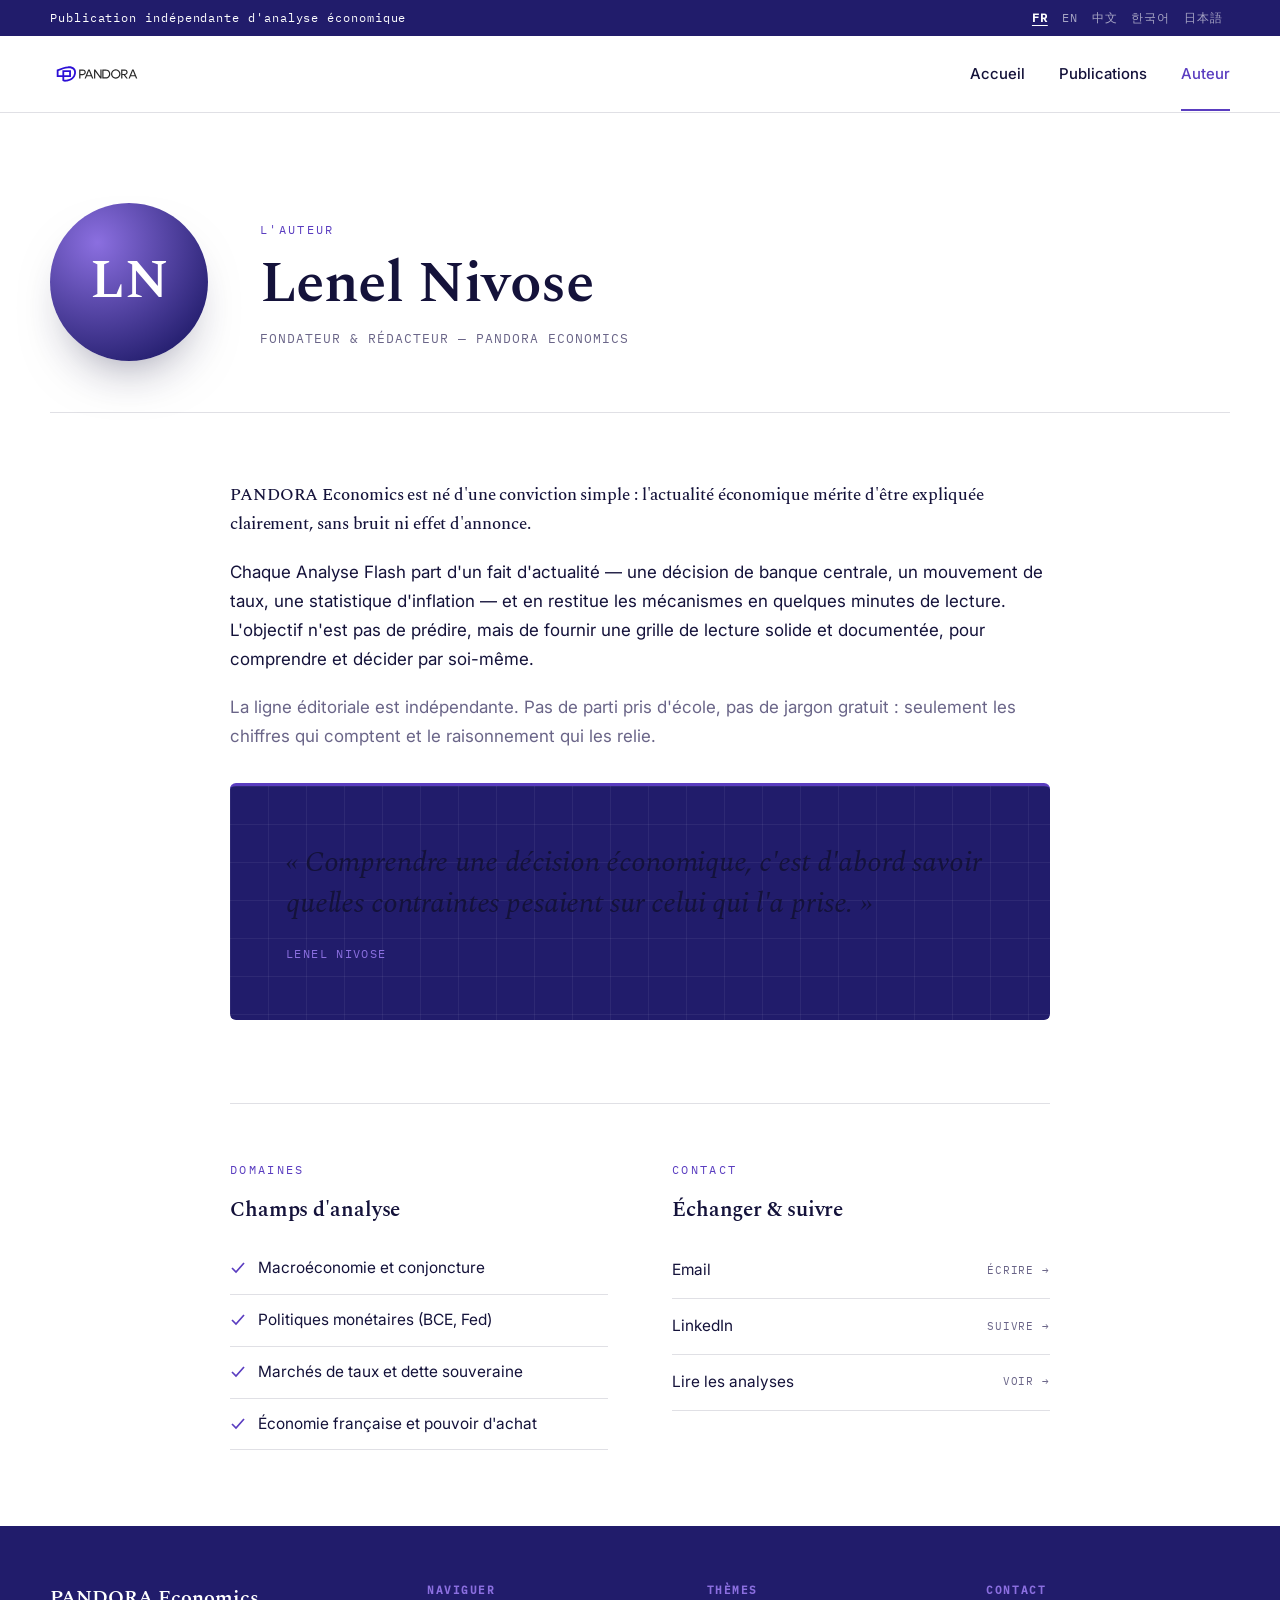
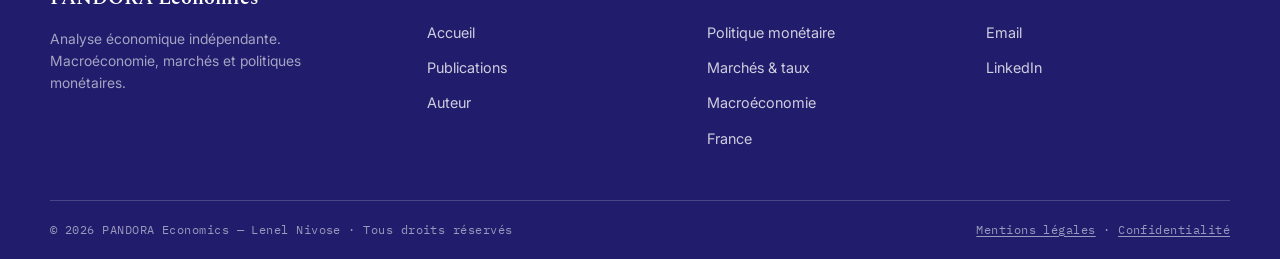
<file: auteur.html>
<!DOCTYPE html>
<html lang="fr">
<head>
<meta charset="UTF-8" />
<meta name="viewport" content="width=device-width, initial-scale=1.0" />
<title>Lenel Nivose — PANDORA Economics</title>
<meta name="description" content="Lenel Nivose, fondateur et rédacteur de PANDORA Economics, publication d'analyse économique indépendante." />
<link rel="stylesheet" href="fonts.css" />
<style>
  :root{
    --ink:#14123A; --primary:#211C6B; --primary-2:#322a93; --violet:#5A3DC0; --iris:#8B6FE0;
    --paper:#FFFFFF; --panel:#F4F3FA; --panel-2:#ECEAF6; --muted:#6A6588; --line:rgba(20,18,58,.13); --line-dk:rgba(255,255,255,.18);
    --serif:"Spectral",Georgia,serif; --sans:"Inter",system-ui,sans-serif; --mono:"IBM Plex Mono",monospace;
    --maxw:1180px; --gutter:clamp(20px,5vw,56px);
  }
  *{box-sizing:border-box;}
  html{scroll-behavior:smooth;}
  body{margin:0;background:var(--paper);color:var(--ink);font-family:var(--sans);font-size:16.5px;line-height:1.6;-webkit-font-smoothing:antialiased;}
  a{color:inherit;text-decoration:none;}
  .wrap{max-width:var(--maxw);margin:0 auto;padding:0 var(--gutter);}
  .narrow{max-width:820px;}
  .eyebrow{font-family:var(--mono);font-size:11.5px;letter-spacing:.2em;text-transform:uppercase;color:var(--violet);}

  .util{background:var(--primary);color:#fff;font-family:var(--mono);font-size:11.5px;letter-spacing:.08em;}
  .util-in{display:flex;justify-content:space-between;align-items:center;padding:8px 0;}
  .util .lang button{background:none;border:0;color:rgba(255,255,255,.75);font-family:var(--mono);font-size:11.5px;cursor:pointer;padding:0 4px;letter-spacing:.08em;}
  .util .lang button[aria-pressed="true"]{color:#fff;text-decoration:underline;text-underline-offset:3px;}
  @media (max-width:620px){ .util .tagline{display:none;} }

  header.mh{position:sticky;top:0;z-index:40;background:rgba(255,255,255,.94);backdrop-filter:blur(10px);border-bottom:1px solid var(--line);}
  .mh-in{display:flex;align-items:center;justify-content:space-between;padding:18px 0;gap:18px;}
  .brand{display:flex;align-items:center;gap:13px;}
  .brand .logo{width:38px;height:38px;flex:none;}
  .brand .txt{display:flex;flex-direction:column;line-height:1.05;}
  .brand .nm{font-family:var(--serif);font-weight:600;font-size:20px;letter-spacing:.01em;}
  .brand .tg{font-family:var(--mono);font-size:9.5px;letter-spacing:.16em;text-transform:uppercase;color:var(--muted);margin-top:3px;}
  .nav{display:flex;align-items:center;gap:34px;}
  .nav a{font-size:15px;font-weight:500;color:var(--ink);position:relative;padding:6px 0;}
  .nav a.active{color:var(--violet);}
  .nav a:hover{color:var(--violet);}
  .nav a.active::after{content:"";position:absolute;left:0;right:0;bottom:-19px;height:2px;background:var(--violet);}
  .menu-btn{display:none;border:0;background:none;cursor:pointer;font-family:var(--mono);font-size:12px;letter-spacing:.1em;}
  @media (max-width:780px){ .nav{display:none;} .nav.show{display:flex;position:absolute;top:100%;right:var(--gutter);flex-direction:column;gap:16px;background:#fff;padding:20px 24px;border:1px solid var(--line);box-shadow:0 24px 50px -30px rgba(20,18,58,.4);} .nav.show a.active::after{display:none;} .menu-btn{display:block;} }

  .ah{padding:clamp(48px,7vw,92px) 0 clamp(34px,4vw,52px);display:grid;grid-template-columns:auto 1fr;gap:clamp(28px,5vw,52px);align-items:center;border-bottom:1px solid var(--line);}
  .portrait{width:clamp(116px,15vw,158px);aspect-ratio:1;border-radius:50%;background:radial-gradient(120% 120% at 30% 25%, var(--iris), var(--primary) 72%);display:flex;align-items:center;justify-content:center;color:#fff;font-family:var(--serif);font-weight:600;font-size:clamp(38px,6vw,54px);box-shadow:0 26px 54px -28px rgba(20,18,58,.6);flex:none;}
  .ah h1{font-family:var(--serif);font-weight:600;font-size:clamp(34px,5vw,58px);line-height:1.04;letter-spacing:-.01em;margin:12px 0 0;}
  .ah .role{font-family:var(--mono);font-size:12.5px;letter-spacing:.08em;text-transform:uppercase;color:var(--muted);margin-top:14px;}
  @media (max-width:600px){ .ah{grid-template-columns:1fr;} }

  .bio{padding:clamp(32px,4vw,52px) 0;}
  .lead{font-family:var(--serif);font-weight:500;font-size:clamp(21px,2.6vw,27px);line-height:1.42;color:var(--ink);letter-spacing:-.005em;}
  .bio p{color:var(--ink);font-size:17px;line-height:1.7;}
  .bio p + p{margin-top:1.15em;}
  .bio p.muted{color:var(--muted);}

  .quote{background:var(--primary);color:#fff;border-radius:6px;border-top:3px solid var(--violet);padding:clamp(32px,4.5vw,56px);margin:clamp(16px,3vw,32px) 0;position:relative;overflow:hidden;}
  .quote .gb{position:absolute;inset:0;background-image:linear-gradient(rgba(255,255,255,.06) 1px,transparent 1px),linear-gradient(90deg,rgba(255,255,255,.06) 1px,transparent 1px);background-size:38px 38px;}
  .quote p{position:relative;font-family:var(--serif);font-style:italic;font-weight:400;font-size:clamp(21px,2.8vw,29px);line-height:1.4;margin:0;letter-spacing:-.005em;}
  .quote .by{position:relative;font-family:var(--mono);font-size:11.5px;letter-spacing:.12em;text-transform:uppercase;color:var(--iris);margin-top:22px;}

  .cols{display:grid;grid-template-columns:1fr 1fr;gap:clamp(28px,5vw,64px);padding:clamp(34px,4vw,52px) 0;border-top:1px solid var(--line);}
  @media (max-width:680px){ .cols{grid-template-columns:1fr;gap:34px;} }
  .col h2{font-family:var(--serif);font-weight:600;font-size:21px;letter-spacing:-.005em;margin:12px 0 16px;}
  .exp{list-style:none;padding:0;margin:0;}
  .exp li{display:flex;gap:12px;padding:13px 0;border-bottom:1px solid var(--line);font-size:15.5px;color:var(--ink);}
  .exp li svg{flex:none;margin-top:4px;}
  .contact a{display:flex;align-items:center;justify-content:space-between;padding:15px 0;border-bottom:1px solid var(--line);font-size:15.5px;color:var(--ink);transition:color .18s;}
  .contact a:hover{color:var(--violet);}
  .contact a .lab{font-family:var(--mono);font-size:11px;letter-spacing:.08em;text-transform:uppercase;color:var(--muted);}

  footer{background:var(--primary);color:#fff;margin-top:24px;}
  .foot-top{display:grid;grid-template-columns:1.4fr 1fr 1fr 1fr;gap:36px;padding:56px 0 44px;}
  @media (max-width:780px){ .foot-top{grid-template-columns:1fr 1fr;gap:30px;} }
  .foot-col h4{font-family:var(--mono);font-size:11px;letter-spacing:.14em;text-transform:uppercase;color:var(--iris);margin:0 0 16px;}
  .foot-col a{display:block;color:rgba(255,255,255,.78);font-size:14.5px;padding:6px 0;}
  .foot-col a:hover{color:#fff;}
  .foot-brand .nm{font-family:var(--serif);font-weight:600;font-size:20px;}
  .foot-brand p{color:rgba(255,255,255,.6);font-size:14px;max-width:30ch;margin:14px 0 0;}
  .foot-bot{border-top:1px solid var(--line-dk);padding:20px 0;display:flex;flex-wrap:wrap;justify-content:space-between;gap:14px;font-family:var(--mono);font-size:11.5px;color:rgba(255,255,255,.55);letter-spacing:.04em;}
  @media (prefers-reduced-motion:reduce){ html{scroll-behavior:auto;} }
</style>
<!-- seo:start -->
<link rel="canonical" href="https://pandora-economic.github.io/pandora-economics/auteur.html" />
<link rel="alternate" hreflang="fr" href="https://pandora-economic.github.io/pandora-economics/auteur.html" />
<link rel="alternate" hreflang="en" href="https://pandora-economic.github.io/pandora-economics/auteur.html?lang=en" />
<link rel="alternate" hreflang="zh" href="https://pandora-economic.github.io/pandora-economics/auteur.html?lang=zh" />
<link rel="alternate" hreflang="ko" href="https://pandora-economic.github.io/pandora-economics/auteur.html?lang=ko" />
<link rel="alternate" hreflang="ja" href="https://pandora-economic.github.io/pandora-economics/auteur.html?lang=ja" />
<link rel="alternate" hreflang="x-default" href="https://pandora-economic.github.io/pandora-economics/auteur.html" />
<meta property="og:type" content="website" />
<meta property="og:site_name" content="PANDORA Economics" />
<meta property="og:title" content="Lenel Nivose — PANDORA Economics" />
<meta property="og:description" content="Lenel Nivose, fondateur et rédacteur de PANDORA Economics, publication d&#x27;analyse économique indépendante." />
<meta property="og:url" content="https://pandora-economic.github.io/pandora-economics/auteur.html" />
<meta property="og:image" content="https://pandora-economic.github.io/pandora-economics/assets/og-default.png" />
<meta property="og:image:width" content="1200" />
<meta property="og:image:height" content="630" />
<meta property="og:locale" content="fr_FR" />
<meta property="og:locale:alternate" content="en_US" />
<meta property="og:locale:alternate" content="zh_CN" />
<meta property="og:locale:alternate" content="ko_KR" />
<meta property="og:locale:alternate" content="ja_JP" />
<meta name="twitter:card" content="summary_large_image" />
<meta name="twitter:title" content="Lenel Nivose — PANDORA Economics" />
<meta name="twitter:description" content="Lenel Nivose, fondateur et rédacteur de PANDORA Economics, publication d&#x27;analyse économique indépendante." />
<meta name="twitter:image" content="https://pandora-economic.github.io/pandora-economics/assets/og-default.png" />
<link rel="alternate" type="application/rss+xml" title="PANDORA Economics — Publications" href="https://pandora-economic.github.io/pandora-economics/feed.xml" />
<link rel="icon" type="image/png" sizes="32x32" href="assets/favicon.png" />
<link rel="icon" type="image/png" sizes="16x16" href="assets/favicon-16.png" />
<link rel="apple-touch-icon" sizes="180x180" href="assets/apple-touch-icon.png" />
<script type="application/ld+json">{"@context":"https://schema.org","@type":"Person","name":"Lenel Nivose","jobTitle":"Fondateur et rédacteur","worksFor":{"@type":"Organization","name":"PANDORA Economics","url":"https://pandora-economic.github.io/pandora-economics/"}}</script>
<!-- seo:end -->
</head>
<body>

<div class="util"><div class="wrap util-in"><span class="tagline" data-i18n="tagline">Publication indépendante d'analyse économique</span><span class="lang" role="group" aria-label="Language"><button data-lang="fr" style="background:none;border:0;font-family:inherit;font-size:11.5px;letter-spacing:.08em;cursor:pointer;padding:2px 7px;color:rgba(255,255,255,.6)">FR</button><button data-lang="en" style="background:none;border:0;font-family:inherit;font-size:11.5px;letter-spacing:.08em;cursor:pointer;padding:2px 7px;color:rgba(255,255,255,.6)">EN</button><button data-lang="zh" style="background:none;border:0;font-family:inherit;font-size:11.5px;letter-spacing:.08em;cursor:pointer;padding:2px 7px;color:rgba(255,255,255,.6)">中文</button><button data-lang="ko" style="background:none;border:0;font-family:inherit;font-size:11.5px;letter-spacing:.08em;cursor:pointer;padding:2px 7px;color:rgba(255,255,255,.6)">한국어</button><button data-lang="ja" style="background:none;border:0;font-family:inherit;font-size:11.5px;letter-spacing:.08em;cursor:pointer;padding:2px 7px;color:rgba(255,255,255,.6)">日本語</button></span></div></div>

<header class="mh"><div class="wrap mh-in"><a class="brand" href="index.html"><img class="brand-logo" src="logo-pandora.svg" alt="PANDORA Economics" style="height:40px;width:auto;display:block" /></a><button class="menu-btn" id="menuBtn" aria-label="Menu">Menu</button><nav class="nav" id="nav"><a href="index.html" data-i18n="nav_home">Accueil</a><a href="publications.html" data-i18n="nav_pubs">Publications</a><a href="auteur.html" data-i18n="nav_author">Auteur</a></nav></div></header>

<main>
  <section class="wrap ah">
    <div class="portrait" aria-hidden="true">LN</div>
    <div class="who">
      <span class="eyebrow" data-i18n="author_eyebrow">L'auteur</span>
      <h1>Lenel Nivose</h1>
      <div class="role" data-i18n="author_role">Fondateur &amp; rédacteur — PANDORA Economics</div>
    </div>
  </section>

  <section class="wrap narrow bio">
    <p class="lead" data-i18n="bio_lead">PANDORA Economics est né d'une conviction simple : l'actualité économique mérite d'être expliquée clairement, sans bruit ni effet d'annonce.</p>
    <p data-i18n="bio_p1">Chaque Analyse Flash part d'un fait d'actualité — une décision de banque centrale, un mouvement de taux, une statistique d'inflation — et en restitue les mécanismes en quelques minutes de lecture. L'objectif n'est pas de prédire, mais de fournir une grille de lecture solide et documentée, pour comprendre et décider par soi-même.</p>
    <p class="muted" data-i18n="bio_p2">La ligne éditoriale est indépendante. Pas de parti pris d'école, pas de jargon gratuit : seulement les chiffres qui comptent et le raisonnement qui les relie.</p>

    <div class="quote">
      <div class="gb" aria-hidden="true"></div>
      <p data-i18n="quote_text">« Comprendre une décision économique, c'est d'abord savoir quelles contraintes pesaient sur celui qui l'a prise. »</p>
      <div class="by" data-i18n="quote_by">Lenel Nivose</div>
    </div>
  </section>

  <section class="wrap narrow cols">
    <div class="col">
      <span class="eyebrow" data-i18n="domains_eyebrow">Domaines</span>
      <h2 data-i18n="domains_title">Champs d'analyse</h2>
      <ul class="exp">
        <li><svg width="16" height="16" viewBox="0 0 16 16"><path d="M2 8l4 4 8-9" fill="none" stroke="#5A3DC0" stroke-width="1.7"/></svg><span data-i18n="exp1">Macroéconomie et conjoncture</span></li>
        <li><svg width="16" height="16" viewBox="0 0 16 16"><path d="M2 8l4 4 8-9" fill="none" stroke="#5A3DC0" stroke-width="1.7"/></svg><span data-i18n="exp2">Politiques monétaires (BCE, Fed)</span></li>
        <li><svg width="16" height="16" viewBox="0 0 16 16"><path d="M2 8l4 4 8-9" fill="none" stroke="#5A3DC0" stroke-width="1.7"/></svg><span data-i18n="exp3">Marchés de taux et dette souveraine</span></li>
        <li><svg width="16" height="16" viewBox="0 0 16 16"><path d="M2 8l4 4 8-9" fill="none" stroke="#5A3DC0" stroke-width="1.7"/></svg><span data-i18n="exp4">Économie française et pouvoir d'achat</span></li>
      </ul>
    </div>
    <div class="col">
      <span class="eyebrow" data-i18n="contact_eyebrow">Contact</span>
      <h2 data-i18n="contact_title">Échanger &amp; suivre</h2>
      <div class="contact">
        <a href="mailto:pandora.economics@outlook.com"><span>Email</span><span class="lab" data-i18n="c_write">Écrire →</span></a>
        <a href="https://www.linkedin.com/company/pandora-economics/?viewAsMember=true" target="_blank" rel="noopener"><span>LinkedIn</span><span class="lab" data-i18n="c_follow">Suivre →</span></a>
        <a href="publications.html"><span data-i18n="c_read">Lire les analyses</span><span class="lab" data-i18n="c_see">Voir →</span></a>
      </div>
    </div>
  </section>
</main>

<footer>
  <div class="wrap foot-top">
    <div class="foot-col foot-brand"><div class="nm">PANDORA Economics</div><p data-i18n="foot_desc">Analyse économique indépendante. Macroéconomie, marchés et politiques monétaires.</p></div>
    <div class="foot-col"><h4 data-i18n="foot_navigate">Naviguer</h4><a href="index.html" data-i18n="nav_home">Accueil</a><a href="publications.html" data-i18n="nav_pubs">Publications</a><a href="auteur.html" data-i18n="nav_author">Auteur</a></div>
    <div class="foot-col"><h4 data-i18n="foot_topics">Thèmes</h4><a href="publications.html?theme=Politique%20mon%C3%A9taire" data-i18n="theme_pm">Politique monétaire</a><a href="publications.html?theme=March%C3%A9s%20%26%20taux" data-i18n="theme_mt">Marchés &amp; taux</a><a href="publications.html?theme=Macro%C3%A9conomie" data-i18n="theme_macro">Macroéconomie</a><a href="publications.html?theme=France" data-i18n="theme_fr">France</a></div>
    <div class="foot-col"><h4 data-i18n="foot_contact">Contact</h4><a href="mailto:pandora.economics@outlook.com">Email</a><a href="https://www.linkedin.com/company/pandora-economics/?viewAsMember=true" target="_blank" rel="noopener">LinkedIn</a></div>
  </div>
  <div class="wrap foot-bot"><span>© <span id="year"></span> PANDORA Economics — Lenel Nivose · <span data-i18n="foot_rights">Tous droits réservés</span></span><span><a href="mentions-legales.html" data-i18n="legal_notice" style="text-decoration:underline;text-underline-offset:2px">Mentions légales</a> · <a href="confidentialite.html" data-i18n="legal_privacy" style="text-decoration:underline;text-underline-offset:2px">Confidentialité</a></span></div>
</footer>

<script src="i18n.js"></script>
<script>
  document.getElementById('year').textContent=new Date().getFullYear();
  var mb=document.getElementById('menuBtn'); if(mb) mb.addEventListener('click',function(){document.getElementById('nav').classList.toggle('show');});
  if(window.I18N) I18N.apply();
</script>
</body>
</html>
</file>
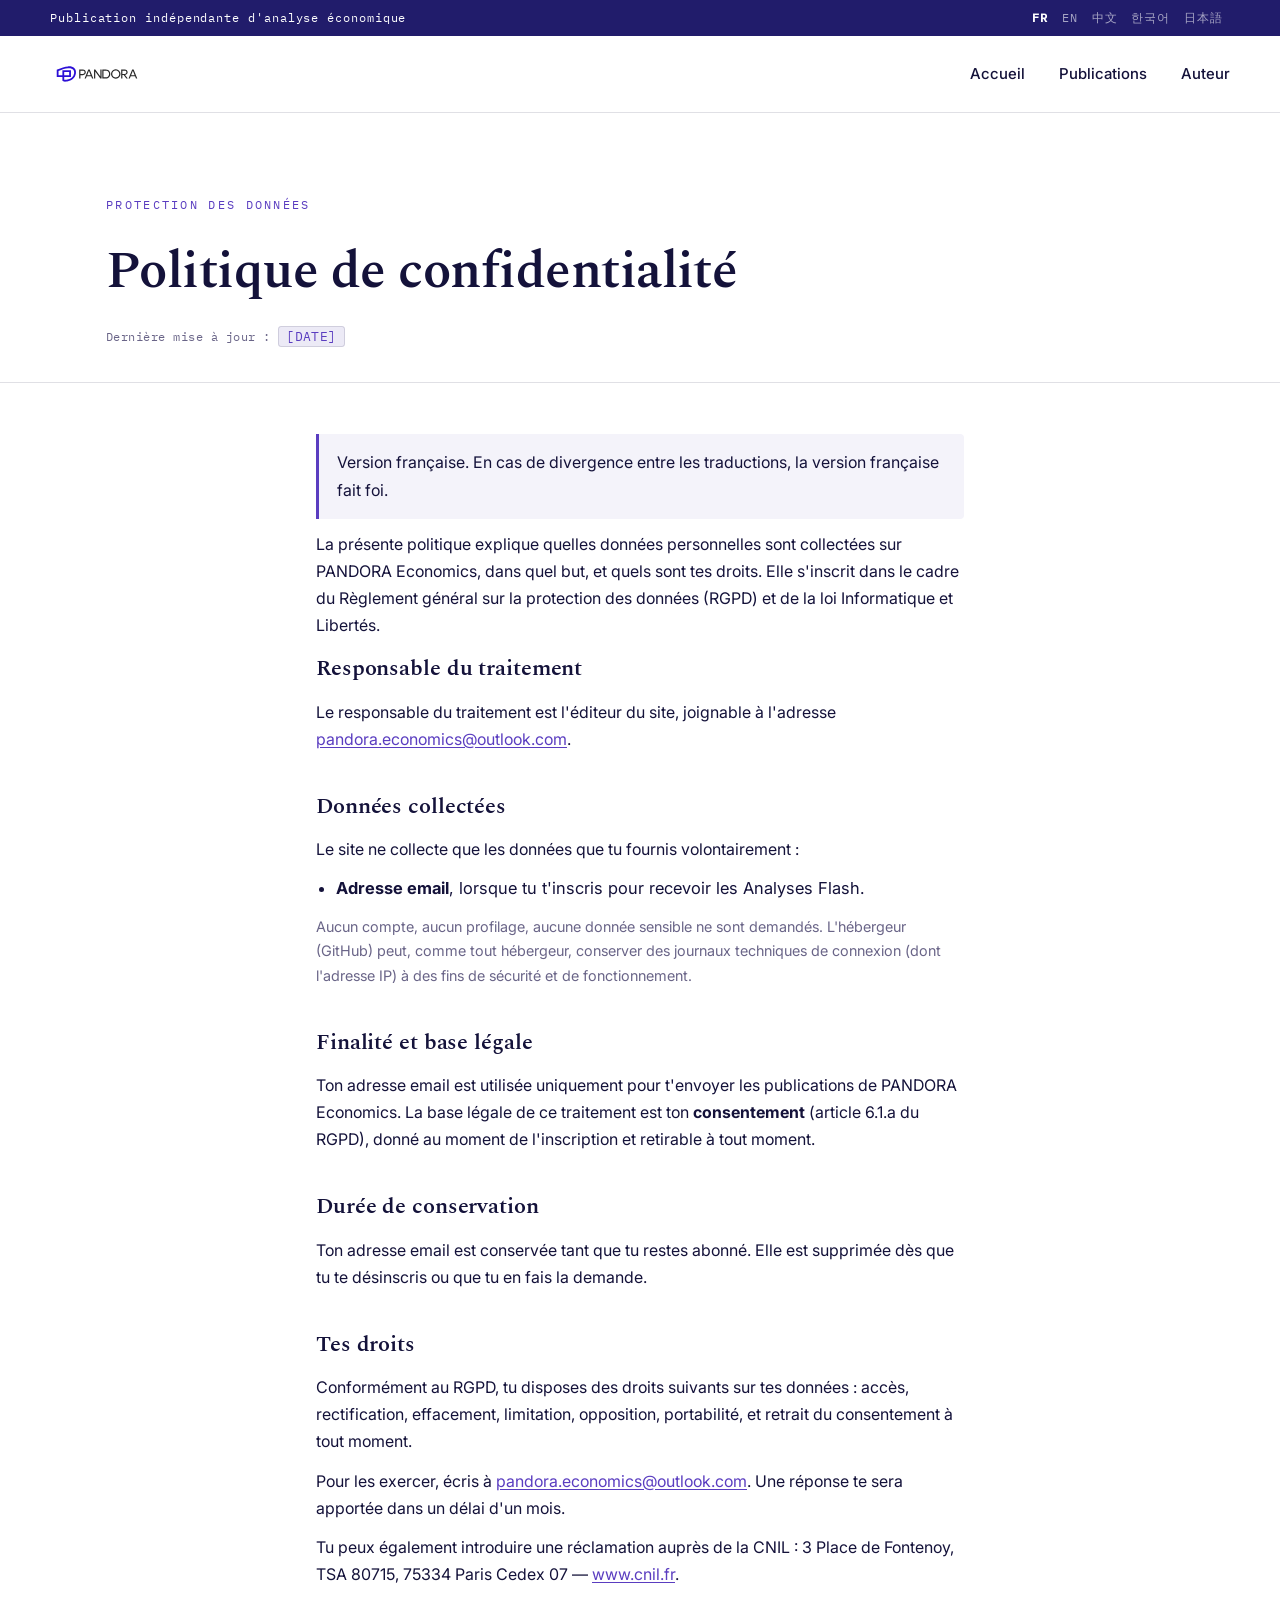
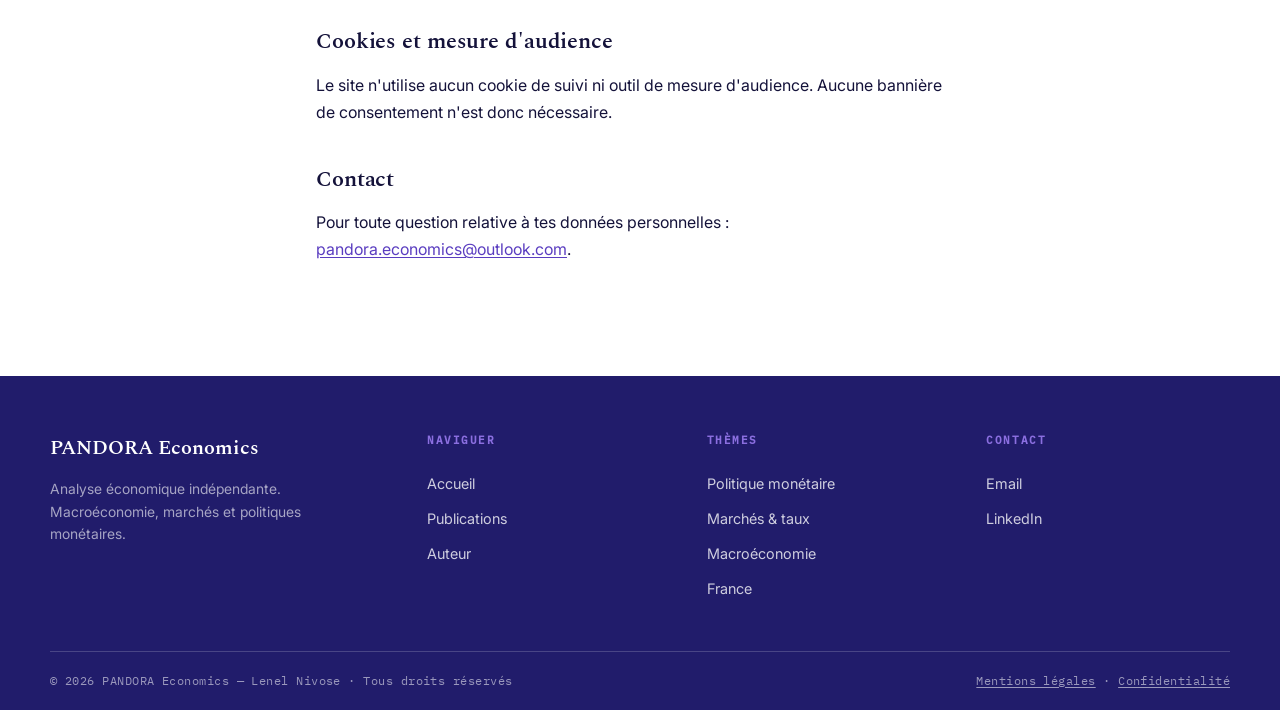
<file: confidentialite.html>
<!DOCTYPE html>
<html lang="fr">
<head>
<meta charset="UTF-8" />
<meta name="viewport" content="width=device-width, initial-scale=1.0" />
<title>Politique de confidentialité — PANDORA Economics</title>
<meta name="description" content="Politique de confidentialité et protection des données personnelles de PANDORA Economics." />
<meta name="robots" content="noindex" />
<link rel="stylesheet" href="fonts.css" />
<style>
  :root{
    --ink:#14123A; --primary:#211C6B; --primary-2:#322a93; --violet:#5A3DC0; --iris:#8B6FE0;
    --paper:#FFFFFF; --panel:#F4F3FA; --panel-2:#ECEAF6; --muted:#6A6588; --line:rgba(20,18,58,.13); --line-dk:rgba(255,255,255,.18);
    --serif:"Spectral",Georgia,serif; --sans:"Inter",system-ui,sans-serif; --mono:"IBM Plex Mono",monospace;
    --maxw:1180px; --gutter:clamp(20px,5vw,56px);
  }
  *{box-sizing:border-box;}
  body{margin:0;background:var(--paper);color:var(--ink);font-family:var(--sans);font-size:16.5px;line-height:1.6;-webkit-font-smoothing:antialiased;}
  a{color:inherit;text-decoration:none;}
  .wrap{max-width:var(--maxw);margin:0 auto;padding:0 var(--gutter);}
  .eyebrow{font-family:var(--mono);font-size:11.5px;letter-spacing:.2em;text-transform:uppercase;color:var(--violet);}

  .util{background:var(--primary);color:#fff;font-family:var(--mono);font-size:11.5px;letter-spacing:.08em;}
  .util-in{display:flex;justify-content:space-between;align-items:center;padding:8px 0;}
  @media (max-width:620px){ .util .tagline{display:none;} }

  header.mh{position:sticky;top:0;z-index:40;background:rgba(255,255,255,.94);backdrop-filter:blur(10px);border-bottom:1px solid var(--line);}
  .mh-in{display:flex;align-items:center;justify-content:space-between;padding:18px 0;gap:18px;}
  .brand{display:flex;align-items:center;gap:13px;}
  .brand .logo{width:38px;height:38px;flex:none;}
  .brand .txt{display:flex;flex-direction:column;line-height:1.05;}
  .brand .nm{font-family:var(--serif);font-weight:600;font-size:20px;letter-spacing:.01em;}
  .brand .tg{font-family:var(--mono);font-size:9.5px;letter-spacing:.16em;text-transform:uppercase;color:var(--muted);margin-top:3px;}
  .nav{display:flex;align-items:center;gap:34px;}
  .nav a{font-size:15px;font-weight:500;color:var(--ink);padding:6px 0;}
  .nav a:hover{color:var(--violet);}
  .menu-btn{display:none;border:0;background:none;cursor:pointer;font-family:var(--mono);font-size:12px;letter-spacing:.1em;}
  @media (max-width:780px){ .nav{display:none;} .nav.show{display:flex;position:absolute;top:100%;right:var(--gutter);flex-direction:column;gap:16px;background:#fff;padding:20px 24px;border:1px solid var(--line);box-shadow:0 24px 50px -30px rgba(20,18,58,.4);} .menu-btn{display:block;} }

  .legal-head{border-bottom:1px solid var(--line);padding:clamp(46px,6vw,80px) 0 clamp(26px,3vw,34px);}
  .legal-head h1{font-family:var(--serif);font-weight:600;font-size:clamp(32px,4.6vw,52px);margin:14px 0 0;letter-spacing:-.01em;}
  .legal-head .upd{font-family:var(--mono);font-size:12px;color:var(--muted);margin-top:14px;letter-spacing:.04em;}
  .legal{padding:clamp(34px,4vw,52px) 0 clamp(50px,6vw,80px);}
  .doc{max-width:760px;}
  .doc h2{font-family:var(--serif);font-weight:600;font-size:22px;margin:36px 0 12px;letter-spacing:-.005em;}
  .doc h2:first-of-type{margin-top:0;}
  .doc p{color:var(--ink);font-size:16px;line-height:1.7;margin:0 0 12px;}
  .doc p.muted{color:var(--muted);font-size:14.5px;}
  .doc ul{margin:0 0 12px;padding-left:20px;}
  .doc li{margin-bottom:7px;line-height:1.65;}
  .doc a{color:var(--violet);text-decoration:underline;text-underline-offset:2px;}
  .ph{background:var(--panel-2);border:1px solid var(--line);border-radius:3px;padding:1px 7px;font-family:var(--mono);font-size:13px;color:var(--violet);}
  .note{background:var(--panel);border-left:3px solid var(--violet);padding:15px 18px;border-radius:0 4px 4px 0;font-size:14.5px;color:var(--muted);margin:0 0 14px;}

  footer{background:var(--primary);color:#fff;margin-top:24px;}
  .foot-top{display:grid;grid-template-columns:1.4fr 1fr 1fr 1fr;gap:36px;padding:56px 0 44px;}
  @media (max-width:780px){ .foot-top{grid-template-columns:1fr 1fr;gap:30px;} }
  .foot-col h4{font-family:var(--mono);font-size:11px;letter-spacing:.14em;text-transform:uppercase;color:var(--iris);margin:0 0 16px;}
  .foot-col a{display:block;color:rgba(255,255,255,.78);font-size:14.5px;padding:6px 0;}
  .foot-col a:hover{color:#fff;}
  .foot-brand .nm{font-family:var(--serif);font-weight:600;font-size:20px;}
  .foot-brand p{color:rgba(255,255,255,.6);font-size:14px;max-width:30ch;margin:14px 0 0;}
  .foot-bot{border-top:1px solid var(--line-dk);padding:20px 0;display:flex;flex-wrap:wrap;justify-content:space-between;gap:14px;font-family:var(--mono);font-size:11.5px;color:rgba(255,255,255,.55);letter-spacing:.04em;}
  .foot-bot a{text-decoration:underline;text-underline-offset:2px;}
  .foot-bot a:hover{color:#fff;}
</style>
<!-- seo:start -->
<link rel="canonical" href="https://pandora-economic.github.io/pandora-economics/confidentialite.html" />
<link rel="alternate" hreflang="fr" href="https://pandora-economic.github.io/pandora-economics/confidentialite.html" />
<link rel="alternate" hreflang="en" href="https://pandora-economic.github.io/pandora-economics/confidentialite.html?lang=en" />
<link rel="alternate" hreflang="zh" href="https://pandora-economic.github.io/pandora-economics/confidentialite.html?lang=zh" />
<link rel="alternate" hreflang="ko" href="https://pandora-economic.github.io/pandora-economics/confidentialite.html?lang=ko" />
<link rel="alternate" hreflang="ja" href="https://pandora-economic.github.io/pandora-economics/confidentialite.html?lang=ja" />
<link rel="alternate" hreflang="x-default" href="https://pandora-economic.github.io/pandora-economics/confidentialite.html" />
<meta property="og:type" content="website" />
<meta property="og:site_name" content="PANDORA Economics" />
<meta property="og:title" content="Politique de confidentialité — PANDORA Economics" />
<meta property="og:description" content="Politique de confidentialité et protection des données personnelles de PANDORA Economics." />
<meta property="og:url" content="https://pandora-economic.github.io/pandora-economics/confidentialite.html" />
<meta property="og:image" content="https://pandora-economic.github.io/pandora-economics/assets/og-default.png" />
<meta property="og:image:width" content="1200" />
<meta property="og:image:height" content="630" />
<meta property="og:locale" content="fr_FR" />
<meta property="og:locale:alternate" content="en_US" />
<meta property="og:locale:alternate" content="zh_CN" />
<meta property="og:locale:alternate" content="ko_KR" />
<meta property="og:locale:alternate" content="ja_JP" />
<meta name="twitter:card" content="summary_large_image" />
<meta name="twitter:title" content="Politique de confidentialité — PANDORA Economics" />
<meta name="twitter:description" content="Politique de confidentialité et protection des données personnelles de PANDORA Economics." />
<meta name="twitter:image" content="https://pandora-economic.github.io/pandora-economics/assets/og-default.png" />
<link rel="alternate" type="application/rss+xml" title="PANDORA Economics — Publications" href="https://pandora-economic.github.io/pandora-economics/feed.xml" />
<link rel="icon" type="image/png" sizes="32x32" href="assets/favicon.png" />
<link rel="icon" type="image/png" sizes="16x16" href="assets/favicon-16.png" />
<link rel="apple-touch-icon" sizes="180x180" href="assets/apple-touch-icon.png" />
<!-- seo:end -->
</head>
<body>

<div class="util"><div class="wrap util-in"><span class="tagline" data-i18n="tagline">Publication indépendante d'analyse économique</span><span class="lang" role="group" aria-label="Language"><button data-lang="fr" style="background:none;border:0;font-family:inherit;font-size:11.5px;letter-spacing:.08em;cursor:pointer;padding:2px 7px;color:rgba(255,255,255,.6)">FR</button><button data-lang="en" style="background:none;border:0;font-family:inherit;font-size:11.5px;letter-spacing:.08em;cursor:pointer;padding:2px 7px;color:rgba(255,255,255,.6)">EN</button><button data-lang="zh" style="background:none;border:0;font-family:inherit;font-size:11.5px;letter-spacing:.08em;cursor:pointer;padding:2px 7px;color:rgba(255,255,255,.6)">中文</button><button data-lang="ko" style="background:none;border:0;font-family:inherit;font-size:11.5px;letter-spacing:.08em;cursor:pointer;padding:2px 7px;color:rgba(255,255,255,.6)">한국어</button><button data-lang="ja" style="background:none;border:0;font-family:inherit;font-size:11.5px;letter-spacing:.08em;cursor:pointer;padding:2px 7px;color:rgba(255,255,255,.6)">日本語</button></span></div></div>

<header class="mh"><div class="wrap mh-in"><a class="brand" href="index.html"><img class="brand-logo" src="logo-pandora.svg" alt="PANDORA Economics" style="height:40px;width:auto;display:block" /></a><button class="menu-btn" id="menuBtn" aria-label="Menu">Menu</button><nav class="nav" id="nav"><a href="index.html" data-i18n="nav_home">Accueil</a><a href="publications.html" data-i18n="nav_pubs">Publications</a><a href="auteur.html" data-i18n="nav_author">Auteur</a></nav></div></header>

<main>
  <section class="legal-head">
    <div class="wrap"><span class="eyebrow" data-i18n="cf_eyebrow">Protection des données</span><h1 data-i18n="cf_h1">Politique de confidentialité</h1><div class="upd"><span data-i18n="legal_updated">Dernière mise à jour :</span> <span class="ph">[DATE]</span></div></div>
  </section>

  <section class="legal">
    <div class="wrap doc">
      <p class="note" data-i18n="legal_fr_only">Ce document est rédigé en français, langue de référence de l'éditeur.</p>
      <p data-i18n="cf_intro">La présente politique explique quelles données personnelles sont collectées sur PANDORA Economics, dans quel but, et quels sont tes droits. Elle s'inscrit dans le cadre du Règlement général sur la protection des données (RGPD) et de la loi Informatique et Libertés.</p>

      <h2 data-i18n="cf_h2_controller">Responsable du traitement</h2>
      <p data-i18n="cf_p_controller">Le responsable du traitement est l'éditeur du site, joignable à l'adresse <a href="mailto:pandora.economics@outlook.com">pandora.economics@outlook.com</a>.</p>

      <h2 data-i18n="cf_h2_data">Données collectées</h2>
      <p data-i18n="cf_p_data">Le site ne collecte que les données que tu fournis volontairement :</p>
      <ul>
        <li data-i18n="cf_li_email"><strong>Adresse email</strong>, lorsque tu t'inscris pour recevoir les Analyses Flash.</li>
      </ul>
      <p class="muted" data-i18n="cf_note_data">Aucun compte, aucun profilage, aucune donnée sensible ne sont demandés. L'hébergeur (GitHub) peut, comme tout hébergeur, conserver des journaux techniques de connexion (dont l'adresse IP) à des fins de sécurité et de fonctionnement.</p>

      <h2 data-i18n="cf_h2_purpose">Finalité et base légale</h2>
      <p data-i18n="cf_p_purpose">Ton adresse email est utilisée uniquement pour t'envoyer les publications de PANDORA Economics. La base légale de ce traitement est ton <strong>consentement</strong> (article 6.1.a du RGPD), donné au moment de l'inscription et retirable à tout moment.</p>

      <h2 data-i18n="cf_h2_retention">Durée de conservation</h2>
      <p data-i18n="cf_p_retention">Ton adresse email est conservée tant que tu restes abonné. Elle est supprimée dès que tu te désinscris ou que tu en fais la demande.</p>

      <h2 data-i18n="cf_h2_rights">Tes droits</h2>
      <p data-i18n="cf_p_rights1">Conformément au RGPD, tu disposes des droits suivants sur tes données : accès, rectification, effacement, limitation, opposition, portabilité, et retrait du consentement à tout moment.</p>
      <p data-i18n="cf_p_rights2">Pour les exercer, écris à <a href="mailto:pandora.economics@outlook.com">pandora.economics@outlook.com</a>. Une réponse te sera apportée dans un délai d'un mois.</p>
      <p data-i18n="cf_p_rights3">Tu peux également introduire une réclamation auprès de la CNIL : 3 Place de Fontenoy, TSA 80715, 75334 Paris Cedex 07 — <a href="https://www.cnil.fr" target="_blank" rel="noopener">www.cnil.fr</a>.</p>

      <h2 data-i18n="cf_h2_cookies">Cookies et mesure d'audience</h2>
      <p data-i18n="cf_p_cookies">Le site n'utilise aucun cookie de suivi ni outil de mesure d'audience. Aucune bannière de consentement n'est donc nécessaire.</p>

      <h2 data-i18n="cf_h2_contact">Contact</h2>
      <p data-i18n="cf_p_contact">Pour toute question relative à tes données personnelles : <a href="mailto:pandora.economics@outlook.com">pandora.economics@outlook.com</a>.</p>
    </div>
  </section>
</main>

<footer>
  <div class="wrap foot-top">
    <div class="foot-col foot-brand"><div class="nm">PANDORA Economics</div><p data-i18n="foot_desc">Analyse économique indépendante. Macroéconomie, marchés et politiques monétaires.</p></div>
    <div class="foot-col"><h4 data-i18n="foot_navigate">Naviguer</h4><a href="index.html" data-i18n="nav_home">Accueil</a><a href="publications.html" data-i18n="nav_pubs">Publications</a><a href="auteur.html" data-i18n="nav_author">Auteur</a></div>
    <div class="foot-col"><h4 data-i18n="foot_topics">Thèmes</h4><a href="publications.html?theme=Politique%20mon%C3%A9taire" data-i18n="theme_pm">Politique monétaire</a><a href="publications.html?theme=March%C3%A9s%20%26%20taux" data-i18n="theme_mt">Marchés &amp; taux</a><a href="publications.html?theme=Macro%C3%A9conomie" data-i18n="theme_macro">Macroéconomie</a><a href="publications.html?theme=France" data-i18n="theme_fr">France</a></div>
    <div class="foot-col"><h4 data-i18n="foot_contact">Contact</h4><a href="mailto:pandora.economics@outlook.com">Email</a><a href="https://www.linkedin.com/company/pandora-economics/?viewAsMember=true" target="_blank" rel="noopener">LinkedIn</a></div>
  </div>
  <div class="wrap foot-bot"><span>© <span id="year"></span> PANDORA Economics — Lenel Nivose · <span data-i18n="foot_rights">Tous droits réservés</span></span><span><a href="mentions-legales.html" data-i18n="legal_notice" style="text-decoration:underline;text-underline-offset:2px">Mentions légales</a> · <a href="confidentialite.html" data-i18n="legal_privacy" style="text-decoration:underline;text-underline-offset:2px">Confidentialité</a></span></div>
</footer>

<script src="i18n.js"></script>
<script>
  document.getElementById('year').textContent=new Date().getFullYear();
  var mb=document.getElementById('menuBtn'); if(mb) mb.addEventListener('click',function(){document.getElementById('nav').classList.toggle('show');});
  if(window.I18N) I18N.apply();
</script>
</body>
</html>
</file>
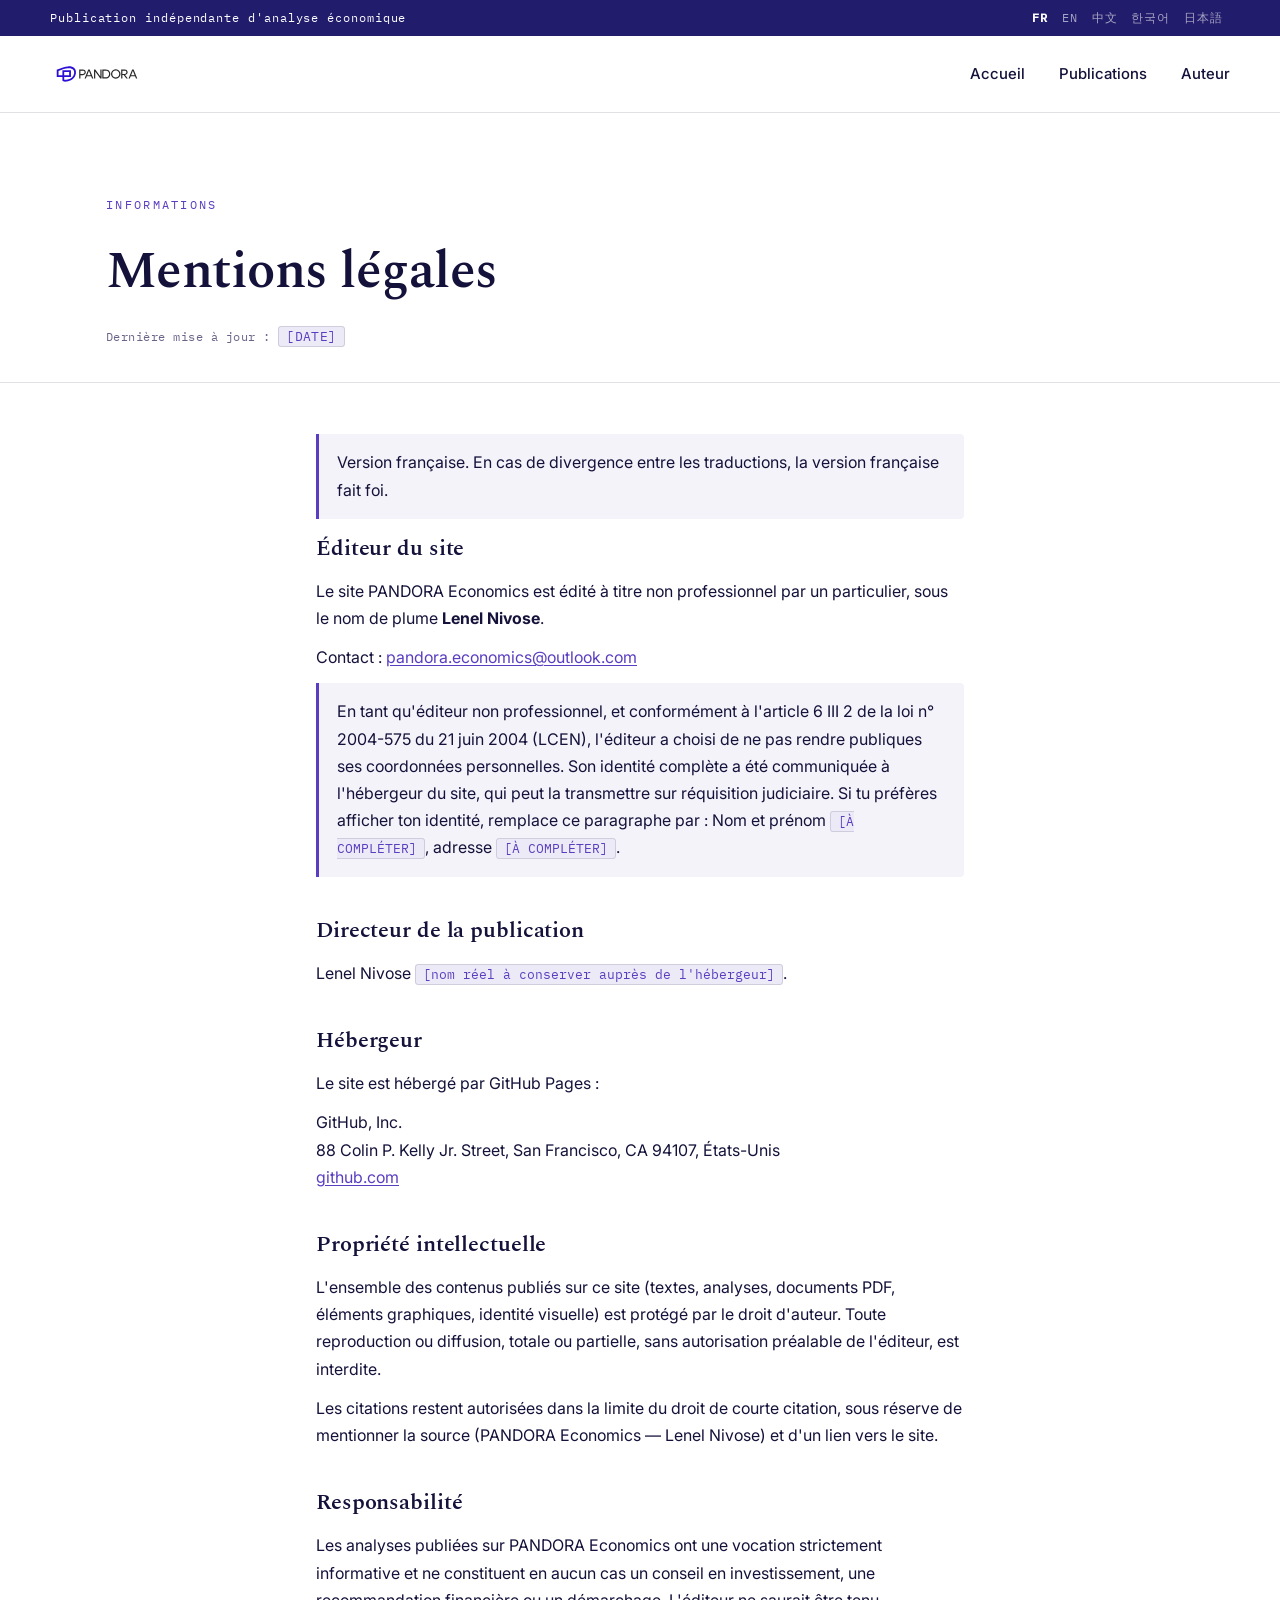
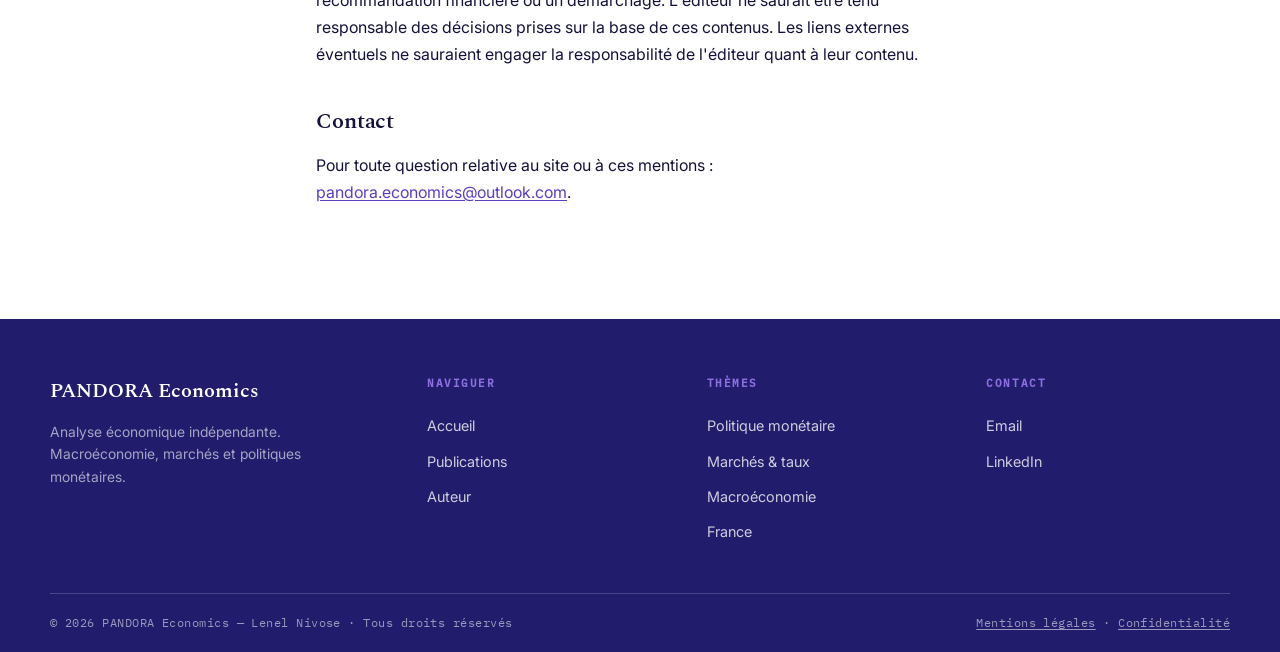
<file: mentions-legales.html>
<!DOCTYPE html>
<html lang="fr">
<head>
<meta charset="UTF-8" />
<meta name="viewport" content="width=device-width, initial-scale=1.0" />
<title>Mentions légales — PANDORA Economics</title>
<meta name="description" content="Mentions légales de PANDORA Economics." />
<meta name="robots" content="noindex" />
<link rel="stylesheet" href="fonts.css" />
<style>
  :root{
    --ink:#14123A; --primary:#211C6B; --primary-2:#322a93; --violet:#5A3DC0; --iris:#8B6FE0;
    --paper:#FFFFFF; --panel:#F4F3FA; --panel-2:#ECEAF6; --muted:#6A6588; --line:rgba(20,18,58,.13); --line-dk:rgba(255,255,255,.18);
    --serif:"Spectral",Georgia,serif; --sans:"Inter",system-ui,sans-serif; --mono:"IBM Plex Mono",monospace;
    --maxw:1180px; --gutter:clamp(20px,5vw,56px);
  }
  *{box-sizing:border-box;}
  body{margin:0;background:var(--paper);color:var(--ink);font-family:var(--sans);font-size:16.5px;line-height:1.6;-webkit-font-smoothing:antialiased;}
  a{color:inherit;text-decoration:none;}
  .wrap{max-width:var(--maxw);margin:0 auto;padding:0 var(--gutter);}
  .eyebrow{font-family:var(--mono);font-size:11.5px;letter-spacing:.2em;text-transform:uppercase;color:var(--violet);}

  .util{background:var(--primary);color:#fff;font-family:var(--mono);font-size:11.5px;letter-spacing:.08em;}
  .util-in{display:flex;justify-content:space-between;align-items:center;padding:8px 0;}
  @media (max-width:620px){ .util .tagline{display:none;} }

  header.mh{position:sticky;top:0;z-index:40;background:rgba(255,255,255,.94);backdrop-filter:blur(10px);border-bottom:1px solid var(--line);}
  .mh-in{display:flex;align-items:center;justify-content:space-between;padding:18px 0;gap:18px;}
  .brand{display:flex;align-items:center;gap:13px;}
  .brand .logo{width:38px;height:38px;flex:none;}
  .brand .txt{display:flex;flex-direction:column;line-height:1.05;}
  .brand .nm{font-family:var(--serif);font-weight:600;font-size:20px;letter-spacing:.01em;}
  .brand .tg{font-family:var(--mono);font-size:9.5px;letter-spacing:.16em;text-transform:uppercase;color:var(--muted);margin-top:3px;}
  .nav{display:flex;align-items:center;gap:34px;}
  .nav a{font-size:15px;font-weight:500;color:var(--ink);padding:6px 0;}
  .nav a:hover{color:var(--violet);}
  .menu-btn{display:none;border:0;background:none;cursor:pointer;font-family:var(--mono);font-size:12px;letter-spacing:.1em;}
  @media (max-width:780px){ .nav{display:none;} .nav.show{display:flex;position:absolute;top:100%;right:var(--gutter);flex-direction:column;gap:16px;background:#fff;padding:20px 24px;border:1px solid var(--line);box-shadow:0 24px 50px -30px rgba(20,18,58,.4);} .menu-btn{display:block;} }

  .legal-head{border-bottom:1px solid var(--line);padding:clamp(46px,6vw,80px) 0 clamp(26px,3vw,34px);}
  .legal-head h1{font-family:var(--serif);font-weight:600;font-size:clamp(32px,4.6vw,52px);margin:14px 0 0;letter-spacing:-.01em;}
  .legal-head .upd{font-family:var(--mono);font-size:12px;color:var(--muted);margin-top:14px;letter-spacing:.04em;}
  .legal{padding:clamp(34px,4vw,52px) 0 clamp(50px,6vw,80px);}
  .doc{max-width:760px;}
  .doc h2{font-family:var(--serif);font-weight:600;font-size:22px;margin:36px 0 12px;letter-spacing:-.005em;}
  .doc h2:first-of-type{margin-top:0;}
  .doc p{color:var(--ink);font-size:16px;line-height:1.7;margin:0 0 12px;}
  .doc p.muted{color:var(--muted);font-size:14.5px;}
  .doc ul{margin:0 0 12px;padding-left:20px;}
  .doc li{margin-bottom:7px;line-height:1.65;}
  .doc a{color:var(--violet);text-decoration:underline;text-underline-offset:2px;}
  .ph{background:var(--panel-2);border:1px solid var(--line);border-radius:3px;padding:1px 7px;font-family:var(--mono);font-size:13px;color:var(--violet);}
  .note{background:var(--panel);border-left:3px solid var(--violet);padding:15px 18px;border-radius:0 4px 4px 0;font-size:14.5px;color:var(--muted);margin:0 0 14px;}

  footer{background:var(--primary);color:#fff;margin-top:24px;}
  .foot-top{display:grid;grid-template-columns:1.4fr 1fr 1fr 1fr;gap:36px;padding:56px 0 44px;}
  @media (max-width:780px){ .foot-top{grid-template-columns:1fr 1fr;gap:30px;} }
  .foot-col h4{font-family:var(--mono);font-size:11px;letter-spacing:.14em;text-transform:uppercase;color:var(--iris);margin:0 0 16px;}
  .foot-col a{display:block;color:rgba(255,255,255,.78);font-size:14.5px;padding:6px 0;}
  .foot-col a:hover{color:#fff;}
  .foot-brand .nm{font-family:var(--serif);font-weight:600;font-size:20px;}
  .foot-brand p{color:rgba(255,255,255,.6);font-size:14px;max-width:30ch;margin:14px 0 0;}
  .foot-bot{border-top:1px solid var(--line-dk);padding:20px 0;display:flex;flex-wrap:wrap;justify-content:space-between;gap:14px;font-family:var(--mono);font-size:11.5px;color:rgba(255,255,255,.55);letter-spacing:.04em;}
  .foot-bot a{text-decoration:underline;text-underline-offset:2px;}
  .foot-bot a:hover{color:#fff;}
</style>
<!-- seo:start -->
<link rel="canonical" href="https://pandora-economic.github.io/pandora-economics/mentions-legales.html" />
<link rel="alternate" hreflang="fr" href="https://pandora-economic.github.io/pandora-economics/mentions-legales.html" />
<link rel="alternate" hreflang="en" href="https://pandora-economic.github.io/pandora-economics/mentions-legales.html?lang=en" />
<link rel="alternate" hreflang="zh" href="https://pandora-economic.github.io/pandora-economics/mentions-legales.html?lang=zh" />
<link rel="alternate" hreflang="ko" href="https://pandora-economic.github.io/pandora-economics/mentions-legales.html?lang=ko" />
<link rel="alternate" hreflang="ja" href="https://pandora-economic.github.io/pandora-economics/mentions-legales.html?lang=ja" />
<link rel="alternate" hreflang="x-default" href="https://pandora-economic.github.io/pandora-economics/mentions-legales.html" />
<meta property="og:type" content="website" />
<meta property="og:site_name" content="PANDORA Economics" />
<meta property="og:title" content="Mentions légales — PANDORA Economics" />
<meta property="og:description" content="Mentions légales de PANDORA Economics." />
<meta property="og:url" content="https://pandora-economic.github.io/pandora-economics/mentions-legales.html" />
<meta property="og:image" content="https://pandora-economic.github.io/pandora-economics/assets/og-default.png" />
<meta property="og:image:width" content="1200" />
<meta property="og:image:height" content="630" />
<meta property="og:locale" content="fr_FR" />
<meta property="og:locale:alternate" content="en_US" />
<meta property="og:locale:alternate" content="zh_CN" />
<meta property="og:locale:alternate" content="ko_KR" />
<meta property="og:locale:alternate" content="ja_JP" />
<meta name="twitter:card" content="summary_large_image" />
<meta name="twitter:title" content="Mentions légales — PANDORA Economics" />
<meta name="twitter:description" content="Mentions légales de PANDORA Economics." />
<meta name="twitter:image" content="https://pandora-economic.github.io/pandora-economics/assets/og-default.png" />
<link rel="alternate" type="application/rss+xml" title="PANDORA Economics — Publications" href="https://pandora-economic.github.io/pandora-economics/feed.xml" />
<link rel="icon" type="image/png" sizes="32x32" href="assets/favicon.png" />
<link rel="icon" type="image/png" sizes="16x16" href="assets/favicon-16.png" />
<link rel="apple-touch-icon" sizes="180x180" href="assets/apple-touch-icon.png" />
<!-- seo:end -->
</head>
<body>

<div class="util"><div class="wrap util-in"><span class="tagline" data-i18n="tagline">Publication indépendante d'analyse économique</span><span class="lang" role="group" aria-label="Language"><button data-lang="fr" style="background:none;border:0;font-family:inherit;font-size:11.5px;letter-spacing:.08em;cursor:pointer;padding:2px 7px;color:rgba(255,255,255,.6)">FR</button><button data-lang="en" style="background:none;border:0;font-family:inherit;font-size:11.5px;letter-spacing:.08em;cursor:pointer;padding:2px 7px;color:rgba(255,255,255,.6)">EN</button><button data-lang="zh" style="background:none;border:0;font-family:inherit;font-size:11.5px;letter-spacing:.08em;cursor:pointer;padding:2px 7px;color:rgba(255,255,255,.6)">中文</button><button data-lang="ko" style="background:none;border:0;font-family:inherit;font-size:11.5px;letter-spacing:.08em;cursor:pointer;padding:2px 7px;color:rgba(255,255,255,.6)">한국어</button><button data-lang="ja" style="background:none;border:0;font-family:inherit;font-size:11.5px;letter-spacing:.08em;cursor:pointer;padding:2px 7px;color:rgba(255,255,255,.6)">日本語</button></span></div></div>

<header class="mh"><div class="wrap mh-in"><a class="brand" href="index.html"><img class="brand-logo" src="logo-pandora.svg" alt="PANDORA Economics" style="height:40px;width:auto;display:block" /></a><button class="menu-btn" id="menuBtn" aria-label="Menu">Menu</button><nav class="nav" id="nav"><a href="index.html" data-i18n="nav_home">Accueil</a><a href="publications.html" data-i18n="nav_pubs">Publications</a><a href="auteur.html" data-i18n="nav_author">Auteur</a></nav></div></header>

<main>
  <section class="legal-head">
    <div class="wrap"><span class="eyebrow" data-i18n="ml_eyebrow">Informations</span><h1 data-i18n="ml_h1">Mentions légales</h1><div class="upd"><span data-i18n="legal_updated">Dernière mise à jour :</span> <span class="ph">[DATE]</span></div></div>
  </section>

  <section class="legal">
    <div class="wrap doc">
      <p class="note" data-i18n="legal_fr_only">Ce document est rédigé en français, langue de référence de l'éditeur.</p>
      <h2 data-i18n="ml_h2_editor">Éditeur du site</h2>
      <p data-i18n="ml_p_editor">Le site PANDORA Economics est édité à titre non professionnel par un particulier, sous le nom de plume <strong>Lenel Nivose</strong>.</p>
      <p data-i18n="ml_p_contact1">Contact : <a href="mailto:pandora.economics@outlook.com">pandora.economics@outlook.com</a></p>
      <p class="note" data-i18n="ml_note_anon">En tant qu'éditeur non professionnel, et conformément à l'article 6 III 2 de la loi n° 2004-575 du 21 juin 2004 (LCEN), l'éditeur a choisi de ne pas rendre publiques ses coordonnées personnelles. Son identité complète a été communiquée à l'hébergeur du site, qui peut la transmettre sur réquisition judiciaire. Si tu préfères afficher ton identité, remplace ce paragraphe par : Nom et prénom <span class="ph">[À COMPLÉTER]</span>, adresse <span class="ph">[À COMPLÉTER]</span>.</p>

      <h2 data-i18n="ml_h2_director">Directeur de la publication</h2>
      <p data-i18n="ml_p_director">Lenel Nivose <span class="ph">[nom réel à conserver auprès de l'hébergeur]</span>.</p>

      <h2 data-i18n="ml_h2_host">Hébergeur</h2>
      <p data-i18n="ml_p_host1">Le site est hébergé par GitHub Pages :</p>
      <p data-i18n="ml_p_host2">GitHub, Inc.<br />88 Colin P. Kelly Jr. Street, San Francisco, CA 94107, États-Unis<br /><a href="https://github.com" target="_blank" rel="noopener">github.com</a></p>

      <h2 data-i18n="ml_h2_ip">Propriété intellectuelle</h2>
      <p data-i18n="ml_p_ip1">L'ensemble des contenus publiés sur ce site (textes, analyses, documents PDF, éléments graphiques, identité visuelle) est protégé par le droit d'auteur. Toute reproduction ou diffusion, totale ou partielle, sans autorisation préalable de l'éditeur, est interdite.</p>
      <p data-i18n="ml_p_ip2">Les citations restent autorisées dans la limite du droit de courte citation, sous réserve de mentionner la source (PANDORA Economics — Lenel Nivose) et d'un lien vers le site.</p>

      <h2 data-i18n="ml_h2_resp">Responsabilité</h2>
      <p data-i18n="ml_p_resp">Les analyses publiées sur PANDORA Economics ont une vocation strictement informative et ne constituent en aucun cas un conseil en investissement, une recommandation financière ou un démarchage. L'éditeur ne saurait être tenu responsable des décisions prises sur la base de ces contenus. Les liens externes éventuels ne sauraient engager la responsabilité de l'éditeur quant à leur contenu.</p>

      <h2 data-i18n="ml_h2_contact">Contact</h2>
      <p data-i18n="ml_p_contact2">Pour toute question relative au site ou à ces mentions : <a href="mailto:pandora.economics@outlook.com">pandora.economics@outlook.com</a>.</p>
    </div>
  </section>
</main>

<footer>
  <div class="wrap foot-top">
    <div class="foot-col foot-brand"><div class="nm">PANDORA Economics</div><p data-i18n="foot_desc">Analyse économique indépendante. Macroéconomie, marchés et politiques monétaires.</p></div>
    <div class="foot-col"><h4 data-i18n="foot_navigate">Naviguer</h4><a href="index.html" data-i18n="nav_home">Accueil</a><a href="publications.html" data-i18n="nav_pubs">Publications</a><a href="auteur.html" data-i18n="nav_author">Auteur</a></div>
    <div class="foot-col"><h4 data-i18n="foot_topics">Thèmes</h4><a href="publications.html?theme=Politique%20mon%C3%A9taire" data-i18n="theme_pm">Politique monétaire</a><a href="publications.html?theme=March%C3%A9s%20%26%20taux" data-i18n="theme_mt">Marchés &amp; taux</a><a href="publications.html?theme=Macro%C3%A9conomie" data-i18n="theme_macro">Macroéconomie</a><a href="publications.html?theme=France" data-i18n="theme_fr">France</a></div>
    <div class="foot-col"><h4 data-i18n="foot_contact">Contact</h4><a href="mailto:pandora.economics@outlook.com">Email</a><a href="https://www.linkedin.com/company/pandora-economics/?viewAsMember=true" target="_blank" rel="noopener">LinkedIn</a></div>
  </div>
  <div class="wrap foot-bot"><span>© <span id="year"></span> PANDORA Economics — Lenel Nivose · <span data-i18n="foot_rights">Tous droits réservés</span></span><span><a href="mentions-legales.html" data-i18n="legal_notice" style="text-decoration:underline;text-underline-offset:2px">Mentions légales</a> · <a href="confidentialite.html" data-i18n="legal_privacy" style="text-decoration:underline;text-underline-offset:2px">Confidentialité</a></span></div>
</footer>

<script src="i18n.js"></script>
<script>
  document.getElementById('year').textContent=new Date().getFullYear();
  var mb=document.getElementById('menuBtn'); if(mb) mb.addEventListener('click',function(){document.getElementById('nav').classList.toggle('show');});
  if(window.I18N) I18N.apply();
</script>
</body>
</html>
</file>
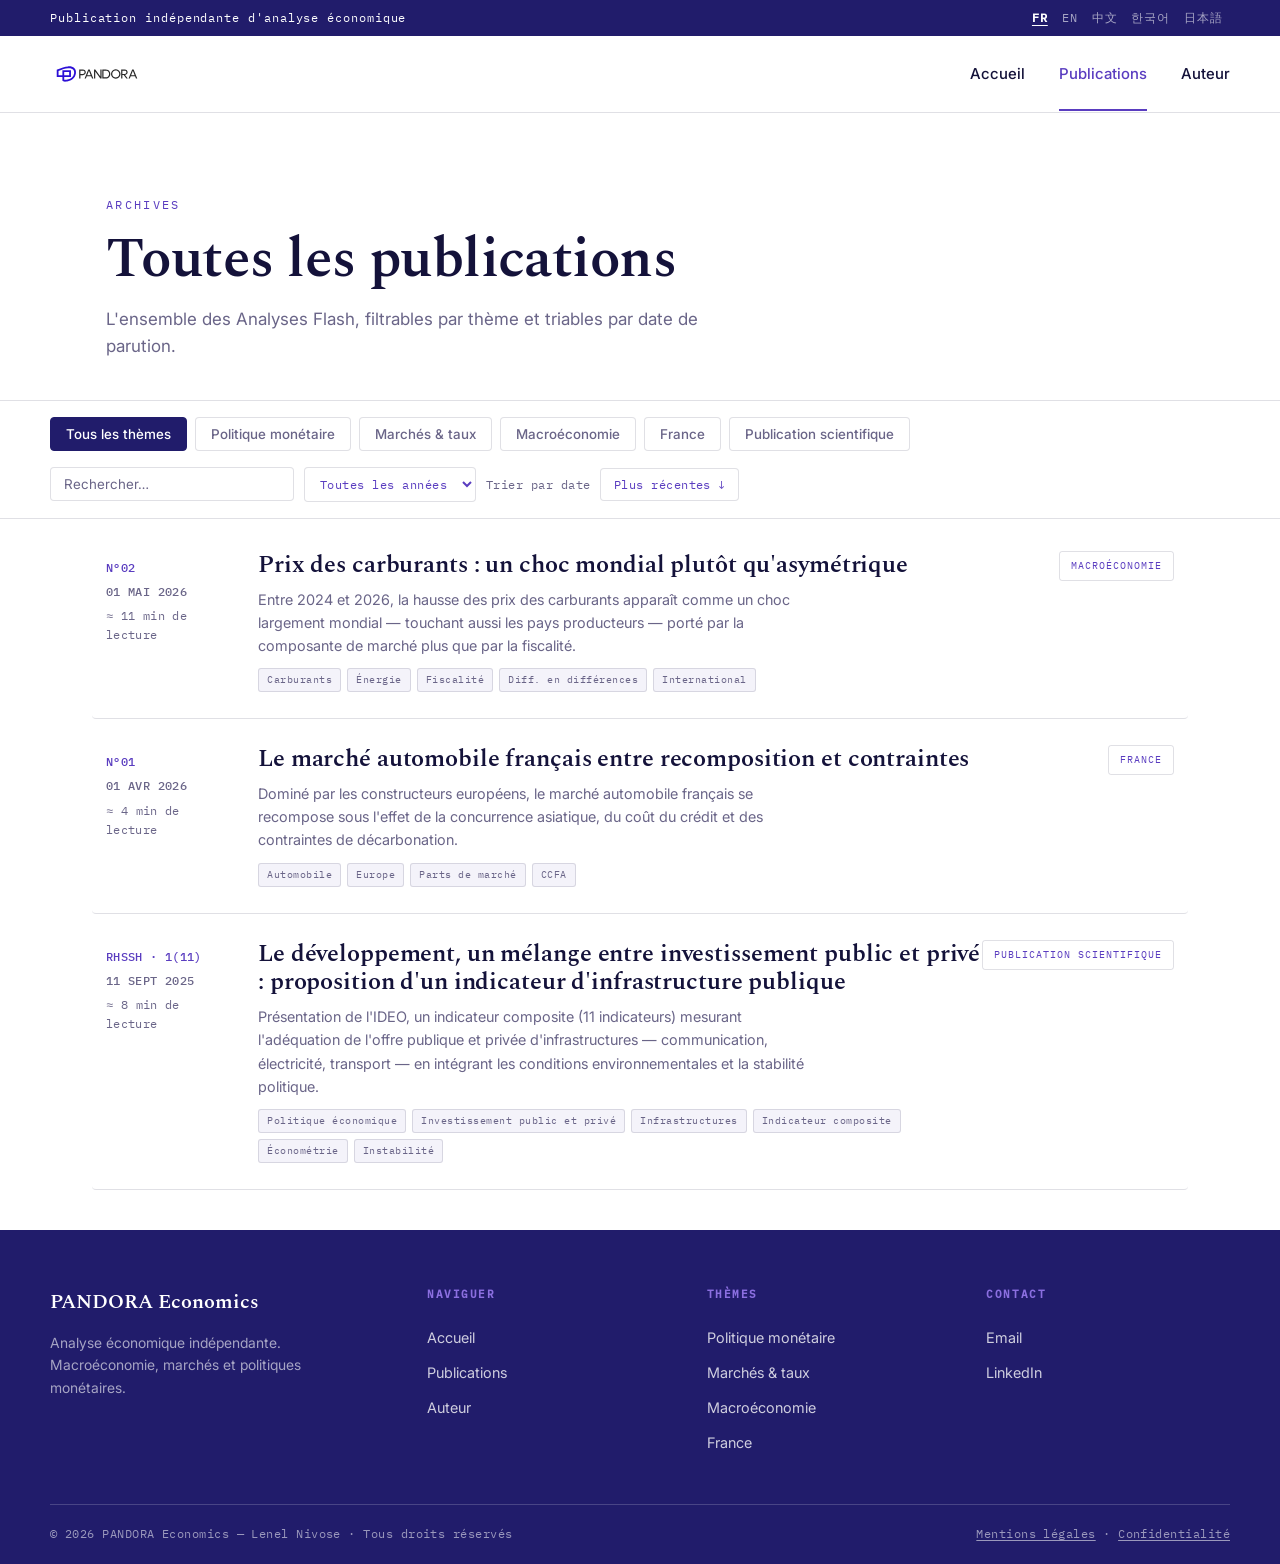
<file: publications.html>
<!DOCTYPE html>
<html lang="fr">
<head>
<meta charset="UTF-8" />
<meta name="viewport" content="width=device-width, initial-scale=1.0" />
<title>Publications — PANDORA Economics</title>
<meta name="description" content="Toutes les Analyses Flash de PANDORA Economics, filtrables par thème et par date." />
<link rel="stylesheet" href="fonts.css" />
<style>
  :root{
    --ink:#14123A; --primary:#211C6B; --primary-2:#322a93; --violet:#5A3DC0; --iris:#8B6FE0;
    --paper:#FFFFFF; --panel:#F4F3FA; --panel-2:#ECEAF6; --muted:#6A6588; --line:rgba(20,18,58,.13); --line-dk:rgba(255,255,255,.18);
    --serif:"Spectral",Georgia,serif; --sans:"Inter",system-ui,sans-serif; --mono:"IBM Plex Mono",monospace;
    --maxw:1180px; --gutter:clamp(20px,5vw,56px);
  }
  *{box-sizing:border-box;}
  html{scroll-behavior:smooth;}
  body{margin:0;background:var(--paper);color:var(--ink);font-family:var(--sans);font-size:16.5px;line-height:1.6;-webkit-font-smoothing:antialiased;}
  a{color:inherit;text-decoration:none;}
  .wrap{max-width:var(--maxw);margin:0 auto;padding:0 var(--gutter);}
  .eyebrow{font-family:var(--mono);font-size:11.5px;letter-spacing:.2em;text-transform:uppercase;color:var(--violet);}

  .util{background:var(--primary);color:#fff;font-family:var(--mono);font-size:11.5px;letter-spacing:.08em;}
  .util-in{display:flex;justify-content:space-between;align-items:center;padding:8px 0;}
  .util .lang button{background:none;border:0;color:rgba(255,255,255,.75);font-family:var(--mono);font-size:11.5px;cursor:pointer;padding:0 4px;letter-spacing:.08em;}
  .util .lang button[aria-pressed="true"]{color:#fff;text-decoration:underline;text-underline-offset:3px;}
  @media (max-width:620px){ .util .tagline{display:none;} }

  header.mh{position:sticky;top:0;z-index:40;background:rgba(255,255,255,.94);backdrop-filter:blur(10px);border-bottom:1px solid var(--line);}
  .mh-in{display:flex;align-items:center;justify-content:space-between;padding:18px 0;gap:18px;}
  .brand{display:flex;align-items:center;gap:13px;}
  .brand .logo{width:38px;height:38px;flex:none;}
  .brand .txt{display:flex;flex-direction:column;line-height:1.05;}
  .brand .nm{font-family:var(--serif);font-weight:600;font-size:20px;letter-spacing:.01em;}
  .brand .tg{font-family:var(--mono);font-size:9.5px;letter-spacing:.16em;text-transform:uppercase;color:var(--muted);margin-top:3px;}
  .nav{display:flex;align-items:center;gap:34px;}
  .nav a{font-size:15px;font-weight:500;color:var(--ink);position:relative;padding:6px 0;}
  .nav a.active{color:var(--violet);}
  .nav a:hover{color:var(--violet);}
  .nav a.active::after{content:"";position:absolute;left:0;right:0;bottom:-19px;height:2px;background:var(--violet);}
  .menu-btn{display:none;border:0;background:none;cursor:pointer;font-family:var(--mono);font-size:12px;letter-spacing:.1em;}
  @media (max-width:780px){ .nav{display:none;} .nav.show{display:flex;position:absolute;top:100%;right:var(--gutter);flex-direction:column;gap:16px;background:#fff;padding:20px 24px;border:1px solid var(--line);box-shadow:0 24px 50px -30px rgba(20,18,58,.4);} .nav.show a.active::after{display:none;} .menu-btn{display:block;} }

  .phead{border-bottom:1px solid var(--line);padding:clamp(46px,6vw,80px) 0 clamp(28px,3.5vw,40px);}
  .phead h1{font-family:var(--serif);font-weight:600;font-size:clamp(34px,4.8vw,56px);line-height:1.06;letter-spacing:-.01em;margin:14px 0 0;}
  .phead p{margin:16px 0 0;color:var(--muted);max-width:56ch;font-size:17px;}

  .toolbar{position:sticky;top:60px;background:rgba(255,255,255,.95);backdrop-filter:blur(10px);border-bottom:1px solid var(--line);z-index:30;}
  .toolbar-in{display:flex;flex-wrap:wrap;gap:16px;align-items:center;justify-content:space-between;padding:16px 0;}
  .chips{display:flex;flex-wrap:wrap;gap:8px;}
  .chip{font-family:var(--sans);font-weight:500;font-size:13.5px;border:1px solid var(--line);background:#fff;color:var(--muted);padding:8px 15px;border-radius:4px;cursor:pointer;transition:.16s;}
  .chip:hover{border-color:var(--violet);color:var(--ink);}
  .chip.active{background:var(--primary);border-color:var(--primary);color:#fff;}
  .sort{display:flex;align-items:center;gap:9px;font-family:var(--mono);font-size:12px;color:var(--muted);letter-spacing:.04em;}
  .sort button{border:1px solid var(--line);background:#fff;cursor:pointer;font-family:var(--mono);font-size:12px;color:var(--violet);letter-spacing:.04em;display:flex;align-items:center;gap:7px;padding:8px 13px;border-radius:4px;}
  .sort button .ar{transition:transform .3s;}
  .sort.asc button .ar{transform:rotate(180deg);}

  .list{margin:6px 0 0;}
  .row{display:grid;grid-template-columns:128px 1fr 168px;gap:24px;align-items:baseline;padding:26px 14px;margin:0 -14px;border-bottom:1px solid var(--line);border-radius:4px;transition:background .18s;}
  .row:hover{background:var(--panel);}
  .row .meta{font-family:var(--mono);font-size:12px;font-weight:500;color:var(--violet);letter-spacing:.03em;}
  .row .meta .dt{color:var(--muted);display:block;margin-top:5px;}
  .row h3{font-family:var(--serif);font-weight:600;font-size:clamp(19px,2.3vw,24px);line-height:1.2;margin:0;letter-spacing:-.005em;}
  .row p{margin:8px 0 0;color:var(--muted);font-size:14.5px;max-width:62ch;}
  .row .tag{justify-self:end;align-self:start;font-family:var(--mono);font-size:10px;letter-spacing:.1em;text-transform:uppercase;color:var(--violet);border:1px solid var(--line);border-radius:3px;padding:6px 11px;white-space:nowrap;}
  .row.hide{display:none;}
  @media (max-width:720px){ .row{grid-template-columns:1fr;gap:8px;} .row .tag{justify-self:start;} .toolbar{position:static;} }
  .empty{padding:60px 0;text-align:center;color:var(--muted);font-family:var(--mono);font-size:13px;display:none;}

  footer{background:var(--primary);color:#fff;margin-top:40px;}
  .foot-top{display:grid;grid-template-columns:1.4fr 1fr 1fr 1fr;gap:36px;padding:56px 0 44px;}
  @media (max-width:780px){ .foot-top{grid-template-columns:1fr 1fr;gap:30px;} }
  .foot-col h4{font-family:var(--mono);font-size:11px;letter-spacing:.14em;text-transform:uppercase;color:var(--iris);margin:0 0 16px;}
  .foot-col a{display:block;color:rgba(255,255,255,.78);font-size:14.5px;padding:6px 0;}
  .foot-col a:hover{color:#fff;}
  .foot-brand .nm{font-family:var(--serif);font-weight:600;font-size:20px;}
  .foot-brand p{color:rgba(255,255,255,.6);font-size:14px;max-width:30ch;margin:14px 0 0;}
  .foot-bot{border-top:1px solid var(--line-dk);padding:20px 0;display:flex;flex-wrap:wrap;justify-content:space-between;gap:14px;font-family:var(--mono);font-size:11.5px;color:rgba(255,255,255,.55);letter-spacing:.04em;}
  .filters{display:flex;gap:10px;align-items:center;flex-wrap:wrap;}
  .search{font-family:var(--sans);font-size:13.5px;border:1px solid var(--line);background:#fff;color:var(--ink);padding:8px 13px;border-radius:4px;min-width:210px;}
  .search::placeholder{color:var(--muted);}
  .search:focus{outline:none;border-color:var(--violet);}
  .yearsel{font-family:var(--mono);font-size:12px;border:1px solid var(--line);background:#fff;color:var(--violet);padding:8px 11px;border-radius:4px;cursor:pointer;letter-spacing:.04em;}
  .yearsel:focus{outline:none;border-color:var(--violet);}
  .kw{margin-top:11px;display:flex;flex-wrap:wrap;gap:6px;}
  .kw span{font-family:var(--mono);font-size:10px;letter-spacing:.05em;color:var(--muted);background:var(--panel);border:1px solid var(--line);border-radius:3px;padding:3px 8px;}
  .row .rt{display:block;margin-top:5px;color:var(--muted);font-weight:400;}
  @media (prefers-reduced-motion:reduce){ html{scroll-behavior:auto;} }
</style>
<!-- seo:start -->
<link rel="canonical" href="https://pandora-economic.github.io/pandora-economics/publications.html" />
<link rel="alternate" hreflang="fr" href="https://pandora-economic.github.io/pandora-economics/publications.html" />
<link rel="alternate" hreflang="en" href="https://pandora-economic.github.io/pandora-economics/publications.html?lang=en" />
<link rel="alternate" hreflang="zh" href="https://pandora-economic.github.io/pandora-economics/publications.html?lang=zh" />
<link rel="alternate" hreflang="ko" href="https://pandora-economic.github.io/pandora-economics/publications.html?lang=ko" />
<link rel="alternate" hreflang="ja" href="https://pandora-economic.github.io/pandora-economics/publications.html?lang=ja" />
<link rel="alternate" hreflang="x-default" href="https://pandora-economic.github.io/pandora-economics/publications.html" />
<meta property="og:type" content="website" />
<meta property="og:site_name" content="PANDORA Economics" />
<meta property="og:title" content="Publications — PANDORA Economics" />
<meta property="og:description" content="Toutes les Analyses Flash de PANDORA Economics, filtrables par thème et par date." />
<meta property="og:url" content="https://pandora-economic.github.io/pandora-economics/publications.html" />
<meta property="og:image" content="https://pandora-economic.github.io/pandora-economics/assets/og-default.png" />
<meta property="og:image:width" content="1200" />
<meta property="og:image:height" content="630" />
<meta property="og:locale" content="fr_FR" />
<meta property="og:locale:alternate" content="en_US" />
<meta property="og:locale:alternate" content="zh_CN" />
<meta property="og:locale:alternate" content="ko_KR" />
<meta property="og:locale:alternate" content="ja_JP" />
<meta name="twitter:card" content="summary_large_image" />
<meta name="twitter:title" content="Publications — PANDORA Economics" />
<meta name="twitter:description" content="Toutes les Analyses Flash de PANDORA Economics, filtrables par thème et par date." />
<meta name="twitter:image" content="https://pandora-economic.github.io/pandora-economics/assets/og-default.png" />
<link rel="alternate" type="application/rss+xml" title="PANDORA Economics — Publications" href="https://pandora-economic.github.io/pandora-economics/feed.xml" />
<link rel="icon" type="image/png" sizes="32x32" href="assets/favicon.png" />
<link rel="icon" type="image/png" sizes="16x16" href="assets/favicon-16.png" />
<link rel="apple-touch-icon" sizes="180x180" href="assets/apple-touch-icon.png" />
<!-- seo:end -->
</head>
<body>

<div class="util"><div class="wrap util-in"><span class="tagline" data-i18n="tagline">Publication indépendante d'analyse économique</span><span class="lang" role="group" aria-label="Language"><button data-lang="fr" style="background:none;border:0;font-family:inherit;font-size:11.5px;letter-spacing:.08em;cursor:pointer;padding:2px 7px;color:rgba(255,255,255,.6)">FR</button><button data-lang="en" style="background:none;border:0;font-family:inherit;font-size:11.5px;letter-spacing:.08em;cursor:pointer;padding:2px 7px;color:rgba(255,255,255,.6)">EN</button><button data-lang="zh" style="background:none;border:0;font-family:inherit;font-size:11.5px;letter-spacing:.08em;cursor:pointer;padding:2px 7px;color:rgba(255,255,255,.6)">中文</button><button data-lang="ko" style="background:none;border:0;font-family:inherit;font-size:11.5px;letter-spacing:.08em;cursor:pointer;padding:2px 7px;color:rgba(255,255,255,.6)">한국어</button><button data-lang="ja" style="background:none;border:0;font-family:inherit;font-size:11.5px;letter-spacing:.08em;cursor:pointer;padding:2px 7px;color:rgba(255,255,255,.6)">日本語</button></span></div></div>

<header class="mh"><div class="wrap mh-in"><a class="brand" href="index.html"><img class="brand-logo" src="logo-pandora.svg" alt="PANDORA Economics" style="height:40px;width:auto;display:block" /></a><button class="menu-btn" id="menuBtn" aria-label="Menu">Menu</button><nav class="nav" id="nav"><a href="index.html" data-i18n="nav_home">Accueil</a><a href="publications.html" data-i18n="nav_pubs">Publications</a><a href="auteur.html" data-i18n="nav_author">Auteur</a></nav></div></header>

<main>
  <section class="phead">
    <div class="wrap">
      <span class="eyebrow" data-i18n="arch_eyebrow">Archives</span>
      <h1 data-i18n="pubs_h1">Toutes les publications</h1>
      <p data-i18n="pubs_intro">L'ensemble des Analyses Flash, filtrables par thème et triables par date de parution.</p>
    </div>
  </section>

  <div class="toolbar">
    <div class="wrap toolbar-in">
      <div class="chips" id="chips">
        <button class="chip active" data-f="all" data-i18n="chip_all">Tous les thèmes</button>
        <button class="chip" data-f="Politique monétaire" data-i18n="theme_pm">Politique monétaire</button>
        <button class="chip" data-f="Marchés &amp; taux" data-i18n="theme_mt">Marchés &amp; taux</button>
        <button class="chip" data-f="Macroéconomie" data-i18n="theme_macro">Macroéconomie</button>
        <button class="chip" data-f="France" data-i18n="theme_fr">France</button>
        <button class="chip" data-f="Publication scientifique" data-i18n="theme_sci">Publication scientifique</button>
      </div>
      <div class="filters">
        <input id="q" class="search" type="search" data-i18n-ph="search_ph" placeholder="Rechercher…" aria-label="Rechercher" />
        <select id="yearsel" class="yearsel" aria-label="Année"></select>
        <div class="sort" id="sort"><span data-i18n="sort_label">Trier par date</span><button id="sortBtn">Plus récentes <span class="ar">↓</span></button></div>
      </div>
    </div>
  </div>

  <section class="wrap">
    <div class="list" id="list">
      <a class="row" href="#" data-theme="Politique monétaire" data-date="2026-06-12"><span class="meta">N°07<span class="dt">12 JUIN 2026</span></span><span><h3>BCE : la pause prolongée, et après ?</h3><p>La trajectoire des taux dépend désormais davantage de l'inflation des services que du prix de l'énergie.</p></span><span class="tag">Politique monétaire</span></a>
      <a class="row" href="#" data-theme="France" data-date="2026-05-28"><span class="meta">N°06<span class="dt">28 MAI 2026</span></span><span><h3>Crédit immobilier : le tournant des taux</h3><p>Ce que la détente du coût du crédit change réellement pour le pouvoir d'achat immobilier des ménages.</p></span><span class="tag">France</span></a>
      <a class="row" href="#" data-theme="Macroéconomie" data-date="2026-05-14"><span class="meta">N°05<span class="dt">14 MAI 2026</span></span><span><h3>Inflation de services : le dernier kilomètre</h3><p>La part la plus rigide de l'inflation, et pourquoi elle décide du calendrier des banques centrales.</p></span><span class="tag">Macroéconomie</span></a>
      <a class="row" href="#" data-theme="Marchés &amp; taux" data-date="2026-04-30"><span class="meta">N°04<span class="dt">30 AVR 2026</span></span><span><h3>Dette souveraine : la prime française</h3><p>Lecture de l'écart de taux entre la France et l'Allemagne, et de ce qu'il dit du risque politique.</p></span><span class="tag">Marchés &amp; taux</span></a>
      <a class="row" href="#" data-theme="Politique monétaire" data-date="2026-04-16"><span class="meta">N°03<span class="dt">16 AVR 2026</span></span><span><h3>Fed : le pivot qui se fait attendre</h3><p>Pourquoi le calendrier américain pèse sur les anticipations de taux en zone euro.</p></span><span class="tag">Politique monétaire</span></a>
      <a class="row" href="#" data-theme="Macroéconomie" data-date="2026-04-02"><span class="meta">N°02<span class="dt">02 AVR 2026</span></span><span><h3>Énergie : la facture qui reflue</h3><p>L'effet de base énergétique et son impact mécanique sur l'indice des prix à la consommation.</p></span><span class="tag">Macroéconomie</span></a>
      <a class="row" href="#" data-theme="Marchés &amp; taux" data-date="2026-03-19"><span class="meta">N°01<span class="dt">19 MARS 2026</span></span><span><h3>OAT-Bund : lire l'écart de taux</h3><p>Ce que le spread entre dette française et allemande dit du risque perçu sur la signature française.</p></span><span class="tag">Marchés &amp; taux</span></a>
      <a class="row" href="#" data-theme="France" data-date="2026-03-05"><span class="meta">N°00<span class="dt">05 MARS 2026</span></span><span><h3>Pouvoir d'achat : l'illusion nominale</h3><p>Distinguer la hausse des salaires affichée de l'évolution réelle du revenu disponible.</p></span><span class="tag">France</span></a>
    </div>
    <div class="empty" id="empty" data-i18n="empty_msg">Aucune publication pour ce thème.</div>
  </section>
</main>

<footer>
  <div class="wrap foot-top">
    <div class="foot-col foot-brand"><div class="nm">PANDORA Economics</div><p data-i18n="foot_desc">Analyse économique indépendante. Macroéconomie, marchés et politiques monétaires.</p></div>
    <div class="foot-col"><h4 data-i18n="foot_navigate">Naviguer</h4><a href="index.html" data-i18n="nav_home">Accueil</a><a href="publications.html" data-i18n="nav_pubs">Publications</a><a href="auteur.html" data-i18n="nav_author">Auteur</a></div>
    <div class="foot-col"><h4 data-i18n="foot_topics">Thèmes</h4><a href="publications.html?theme=Politique%20mon%C3%A9taire" data-i18n="theme_pm">Politique monétaire</a><a href="publications.html?theme=March%C3%A9s%20%26%20taux" data-i18n="theme_mt">Marchés &amp; taux</a><a href="publications.html?theme=Macro%C3%A9conomie" data-i18n="theme_macro">Macroéconomie</a><a href="publications.html?theme=France" data-i18n="theme_fr">France</a></div>
    <div class="foot-col"><h4 data-i18n="foot_contact">Contact</h4><a href="mailto:pandora.economics@outlook.com">Email</a><a href="https://www.linkedin.com/company/pandora-economics/?viewAsMember=true" target="_blank" rel="noopener">LinkedIn</a></div>
  </div>
  <div class="wrap foot-bot"><span>© <span id="year"></span> PANDORA Economics — Lenel Nivose · <span data-i18n="foot_rights">Tous droits réservés</span></span><span><a href="mentions-legales.html" data-i18n="legal_notice" style="text-decoration:underline;text-underline-offset:2px">Mentions légales</a> · <a href="confidentialite.html" data-i18n="legal_privacy" style="text-decoration:underline;text-underline-offset:2px">Confidentialité</a></span></div>
</footer>

<script src="i18n.js"></script>
<script src="publications.js"></script>
<script>
  document.getElementById('year').textContent=new Date().getFullYear();
  var mb=document.getElementById('menuBtn'); if(mb) mb.addEventListener('click',function(){document.getElementById('nav').classList.toggle('show');});

  var list=document.getElementById('list');
  var yearsel=document.getElementById('yearsel');
  function rows(){return Array.prototype.slice.call(list.querySelectorAll('.row'));}
  var filter='all', desc=true;
  function L(){return window.I18N?I18N.lang:'fr';}
  function numTag(num){var l=L(); return l==='zh'?'第'+num+'期':(l==='en'?'No. '+num:'N°'+num);}
  function esc(s){return (s||'').toString().replace(/[&<>"]/g,function(c){return {'&':'&amp;','<':'&lt;','>':'&gt;','"':'&quot;'}[c];});}
  function searchStr(p){
    var parts=[p.num,p.theme];
    [['titre',''],['resume',''],['intro',''],['titre','_en'],['resume','_en'],['intro','_en'],['titre','_zh'],['resume','_zh'],['intro','_zh'],['titre','_ko'],['resume','_ko'],['intro','_ko'],['titre','_ja'],['resume','_ja'],['intro','_ja']]
      .forEach(function(kk){var v=p[kk[0]+kk[1]];if(v)parts.push(v);});
    parts=parts.concat(p.tags||[],p.tags_en||[],p.tags_zh||[],p.tags_ko||[],p.tags_ja||[]);
    return parts.join(' ');
  }
  function buildYears(){
    var ys={};rows().forEach(function(r){ys[r.getAttribute('data-year')]=1;});
    var years=Object.keys(ys).sort().reverse(), cur=yearsel.value||'all';
    yearsel.innerHTML='<option value="all">'+I18N.t('year_all')+'</option>'+years.map(function(y){return '<option value="'+y+'">'+y+'</option>';}).join('');
    yearsel.value=cur;
  }
  function build(){
    if(window.PUBLICATIONS){
      list.innerHTML=window.pubsSorted().map(function(p){
        var tags=p['tags_'+L()]||p.tags||[];
        var kw=tags.length?'<div class="kw">'+tags.map(function(t){return '<span>'+esc(t)+'</span>';}).join('')+'</div>':'';
        var rt=p.minutes?'<span class="rt">≈ '+p.minutes+' '+I18N.t('min_read')+'</span>':'';
        return '<a class="row" href="'+(p.external||("article.html?n="+p.num))+'"'+(p.external?' target="_blank" rel="noopener noreferrer"':'')+' data-theme="'+esc(p.theme)+'" data-date="'+p.date+'" data-year="'+p.date.slice(0,4)+'" data-search="'+esc(searchStr(p).toLowerCase())+'">'+
          '<span class="meta">'+(p.numLabel||numTag(p.num))+'<span class="dt">'+fmtDate(p.date,L(),true)+'</span>'+rt+'</span>'+
          '<span><h3>'+esc(pubField(p,'titre'))+'</h3><p>'+esc(pubField(p,'resume'))+'</p>'+kw+'</span>'+
          '<span class="tag">'+esc(I18N.themeLabel(p.theme))+'</span></a>';
      }).join('');
      buildYears();
    }
    sortRows(); apply();
  }
  function norm(s){return (s||'').toString().toLowerCase().normalize('NFD').replace(/[\u0300-\u036f]/g,'');}
  function apply(){
    var q=norm(document.getElementById('q').value), y=yearsel.value, v=0;
    rows().forEach(function(r){
      var okT=filter==='all'||r.getAttribute('data-theme')===filter;
      var okY=(!y||y==='all')||r.getAttribute('data-year')===y;
      var okQ=!q||norm(r.getAttribute('data-search')).indexOf(q)>=0;
      var ok=okT&&okY&&okQ; r.classList.toggle('hide',!ok); if(ok)v++;
    });
    document.getElementById('empty').style.display=v?'none':'block';
  }
  function sortRows(){rows().sort(function(a,b){var da=a.getAttribute('data-date'),db=b.getAttribute('data-date');return desc?db.localeCompare(da):da.localeCompare(db);}).forEach(function(r){list.appendChild(r);});}
  function sortLabel(){var t=window.I18N?(desc?I18N.t('sort_recent'):I18N.t('sort_oldest')):(desc?'Plus récentes':'Plus anciennes');sortBtn.firstChild.textContent=t+' ';}

  document.getElementById('chips').addEventListener('click',function(e){var c=e.target.closest('.chip');if(!c)return;document.querySelectorAll('.chip').forEach(function(x){x.classList.remove('active');});c.classList.add('active');filter=c.getAttribute('data-f');apply();});
  document.getElementById('q').addEventListener('input',apply);
  yearsel.addEventListener('change',apply);
  var sortBtn=document.getElementById('sortBtn');
  sortBtn.addEventListener('click',function(){desc=!desc;document.getElementById('sort').classList.toggle('asc',!desc);sortLabel();sortRows();});

  if(window.I18N) I18N.apply();
  (function(){var qp=null;try{qp=new URLSearchParams(location.search).get('theme');}catch(e){}
    if(qp){var cs=Array.prototype.slice.call(document.querySelectorAll('.chip'));var m=cs.filter(function(c){return c.getAttribute('data-f')===qp;})[0];if(m){cs.forEach(function(x){x.classList.remove('active');});m.classList.add('active');filter=qp;}}})();
  sortLabel();
  build();
  window.addEventListener('langchange', function(){ sortLabel(); build(); });
</script>
</body>
</html>
</file>
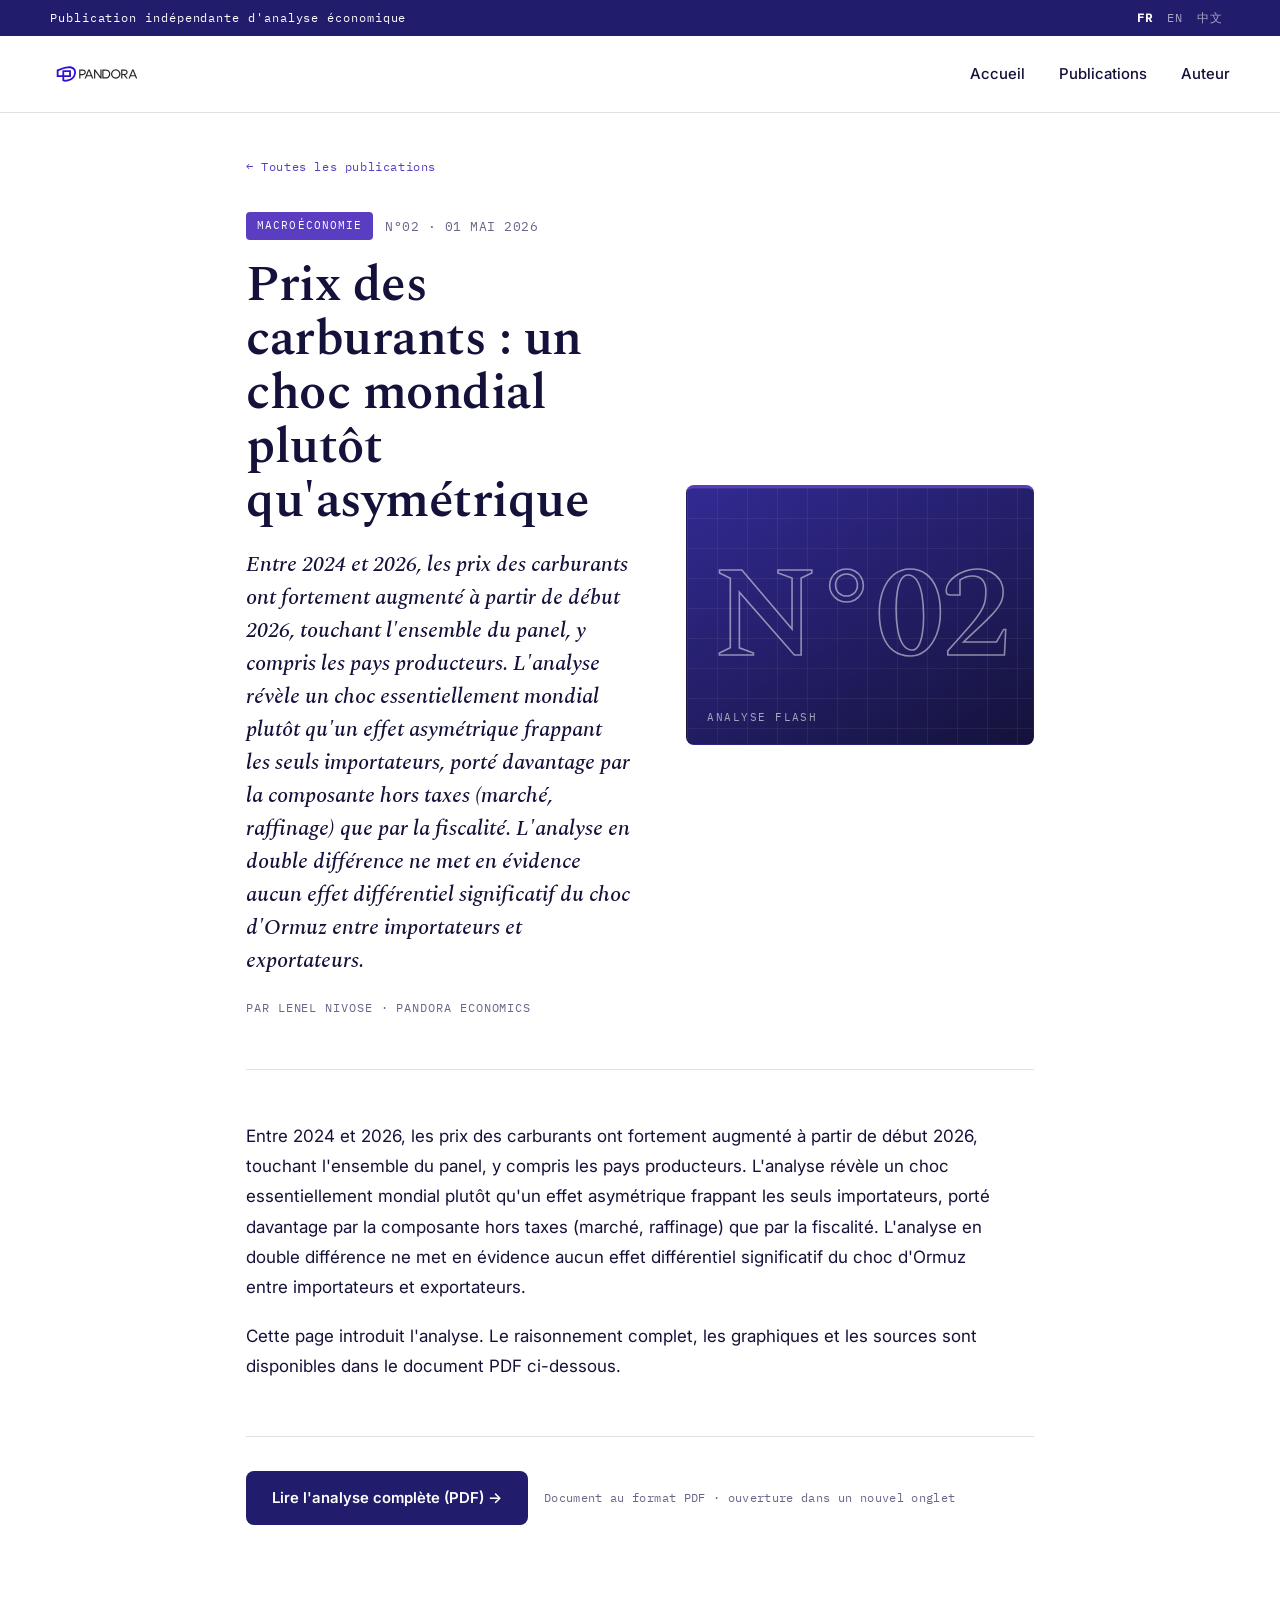
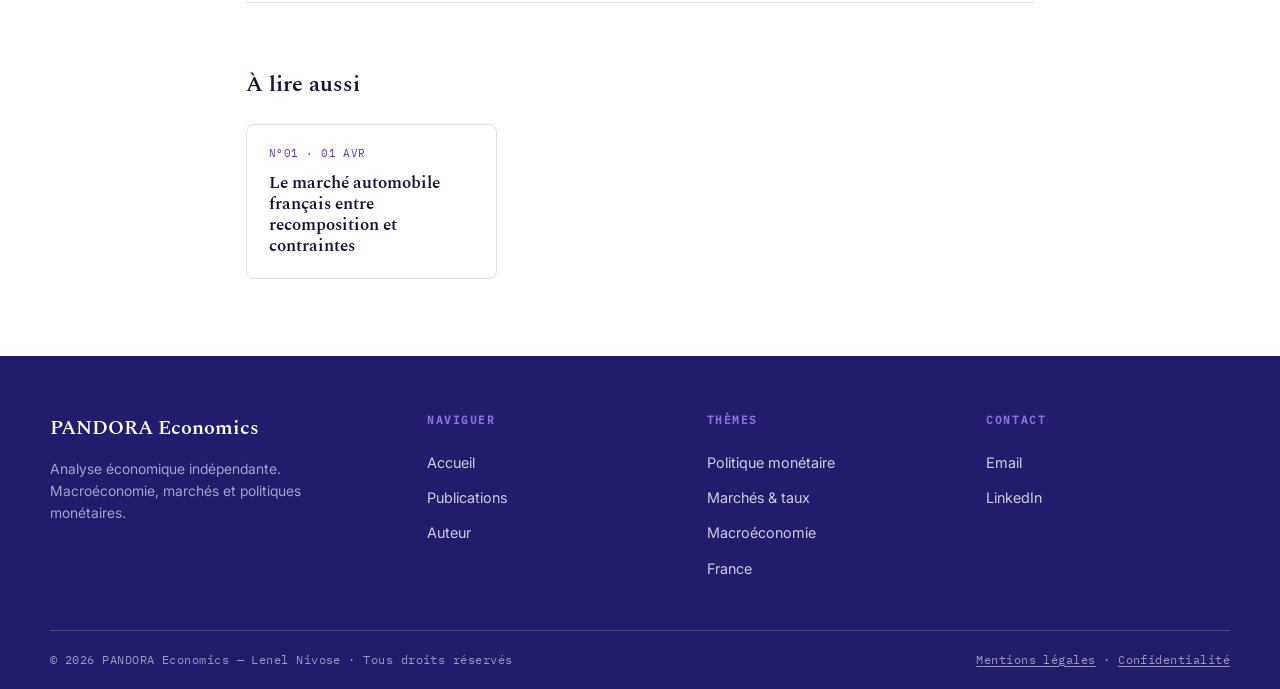
<file: pandora-site/article.html>
<!DOCTYPE html>
<html lang="fr">
<head>
<meta charset="UTF-8" />
<meta name="viewport" content="width=device-width, initial-scale=1.0" />
<title>Analyse — PANDORA Economics</title>
<meta name="description" content="Analyse économique — PANDORA Economics." />
<link rel="stylesheet" href="fonts.css" />
<style>
  :root{
    --ink:#14123A; --primary:#211C6B; --primary-2:#322a93; --violet:#5A3DC0; --iris:#8B6FE0;
    --paper:#FFFFFF; --panel:#F4F3FA; --panel-2:#ECEAF6; --muted:#6A6588; --line:rgba(20,18,58,.13); --line-dk:rgba(255,255,255,.18);
    --serif:"Spectral",Georgia,serif; --sans:"Inter",system-ui,sans-serif; --mono:"IBM Plex Mono",monospace;
    --maxw:1180px; --gutter:clamp(20px,5vw,56px);
  }
  *{box-sizing:border-box;}
  html{scroll-behavior:smooth;}
  body{margin:0;background:var(--paper);color:var(--ink);font-family:var(--sans);font-size:16.5px;line-height:1.6;-webkit-font-smoothing:antialiased;}
  a{color:inherit;text-decoration:none;}
  .wrap{max-width:var(--maxw);margin:0 auto;padding:0 var(--gutter);}
  .narrow{max-width:900px;}
  .eyebrow{font-family:var(--mono);font-size:11.5px;letter-spacing:.2em;text-transform:uppercase;color:var(--violet);}

  .util{background:var(--primary);color:#fff;font-family:var(--mono);font-size:11.5px;letter-spacing:.08em;}
  .util-in{display:flex;justify-content:space-between;align-items:center;padding:8px 0;}
  @media (max-width:620px){ .util .tagline{display:none;} }

  header.mh{position:sticky;top:0;z-index:40;background:rgba(255,255,255,.94);backdrop-filter:blur(10px);border-bottom:1px solid var(--line);}
  .mh-in{display:flex;align-items:center;justify-content:space-between;padding:18px 0;gap:18px;}
  .brand{display:flex;align-items:center;gap:13px;}
  .brand .logo{width:38px;height:38px;flex:none;}
  .brand .txt{display:flex;flex-direction:column;line-height:1.05;}
  .brand .nm{font-family:var(--serif);font-weight:600;font-size:20px;letter-spacing:.01em;}
  .brand .tg{font-family:var(--mono);font-size:9.5px;letter-spacing:.16em;text-transform:uppercase;color:var(--muted);margin-top:3px;}
  .nav{display:flex;align-items:center;gap:34px;}
  .nav a{font-size:15px;font-weight:500;color:var(--ink);padding:6px 0;}
  .nav a:hover{color:var(--violet);}
  .menu-btn{display:none;border:0;background:none;cursor:pointer;font-family:var(--mono);font-size:12px;letter-spacing:.1em;}
  @media (max-width:780px){ .nav{display:none;} .nav.show{display:flex;position:absolute;top:100%;right:var(--gutter);flex-direction:column;gap:16px;background:#fff;padding:20px 24px;border:1px solid var(--line);box-shadow:0 24px 50px -30px rgba(20,18,58,.4);} .menu-btn{display:block;} }

  .back{display:inline-flex;align-items:center;gap:8px;font-family:var(--mono);font-size:12px;letter-spacing:.05em;color:var(--violet);margin:clamp(28px,4vw,44px) 0 0;}
  .back:hover{text-decoration:underline;text-underline-offset:2px;}

  .art-top{display:grid;grid-template-columns:1.05fr .95fr;gap:clamp(28px,4.5vw,56px);align-items:center;padding:clamp(22px,3vw,34px) 0 clamp(34px,4vw,52px);border-bottom:1px solid var(--line);}
  @media (max-width:760px){ .art-top{grid-template-columns:1fr;gap:28px;} .art-cover{order:-1;} }
  .art-tagrow{display:flex;align-items:center;gap:12px;}
  .art-tag{font-family:var(--mono);font-size:11px;letter-spacing:.1em;text-transform:uppercase;color:#fff;background:var(--violet);padding:5px 11px;border-radius:4px;}
  .art-meta{font-family:var(--mono);font-size:12.5px;letter-spacing:.04em;color:var(--muted);}
  .art-title{font-family:var(--serif);font-weight:600;font-size:clamp(30px,4.4vw,50px);line-height:1.08;letter-spacing:-.01em;margin:18px 0 0;}
  .art-lead{font-family:var(--serif);font-weight:500;font-style:italic;font-size:clamp(18px,2.1vw,22px);line-height:1.5;color:var(--ink);margin:20px 0 0;}
  .art-author{font-family:var(--mono);font-size:11.5px;letter-spacing:.08em;text-transform:uppercase;color:var(--muted);margin-top:22px;}

  .art-cover{aspect-ratio:4/3;border-radius:8px;overflow:hidden;border:1px solid var(--line);border-top:3px solid var(--violet);background:linear-gradient(150deg,var(--primary-2),var(--ink));position:relative;display:flex;align-items:center;justify-content:center;}
  .art-cover img{width:100%;height:100%;object-fit:cover;display:block;}
  .art-cover .gb{position:absolute;inset:0;background-image:linear-gradient(rgba(255,255,255,.06) 1px,transparent 1px),linear-gradient(90deg,rgba(255,255,255,.06) 1px,transparent 1px);background-size:30px 30px;}
  .art-cover .phn{position:relative;font-family:var(--serif);font-weight:700;font-size:clamp(72px,13vw,130px);line-height:1;color:transparent;-webkit-text-stroke:1.6px rgba(255,255,255,.5);letter-spacing:-.03em;}
  .art-cover .phc{position:absolute;bottom:18px;left:20px;font-family:var(--mono);font-size:10.5px;letter-spacing:.14em;text-transform:uppercase;color:rgba(255,255,255,.6);}

  .art-body{padding:clamp(30px,4vw,52px) 0 clamp(24px,3vw,36px);}
  .art-body p{font-size:17px;line-height:1.78;color:var(--ink);max-width:68ch;margin:0 0 1.1em;}
  .art-cta{display:flex;flex-wrap:wrap;gap:16px;align-items:center;padding:clamp(26px,3vw,34px) 0 clamp(52px,6vw,84px);border-top:1px solid var(--line);}
  .pdfbtn{display:inline-flex;align-items:center;gap:10px;background:var(--primary);color:#fff;font-weight:600;font-size:15px;padding:15px 26px;border-radius:8px;transition:background .18s,transform .15s;}
  .pdfbtn:hover{background:var(--violet);transform:translateY(-1px);}
  .art-cta .hint{font-family:var(--mono);font-size:11.5px;color:var(--muted);letter-spacing:.03em;}

  .related{border-top:1px solid var(--line);padding:clamp(40px,5vw,64px) 0 clamp(50px,6vw,80px);}
  .related h3{font-family:var(--serif);font-weight:600;font-size:22px;margin:0 0 22px;}
  .rel-grid{display:grid;grid-template-columns:repeat(3,1fr);gap:18px;}
  @media (max-width:760px){ .rel-grid{grid-template-columns:1fr;} }
  .rel{border:1px solid var(--line);border-radius:8px;padding:20px 22px;transition:border-color .2s,transform .2s;}
  .rel:hover{border-color:var(--violet);transform:translateY(-2px);}
  .rel .m{font-family:var(--mono);font-size:11px;color:var(--violet);letter-spacing:.04em;}
  .rel h4{font-family:var(--serif);font-weight:600;font-size:17px;line-height:1.25;margin:10px 0 0;}

  .notfound{padding:clamp(60px,9vw,120px) 0;text-align:center;}
  .notfound h1{font-family:var(--serif);font-weight:600;font-size:32px;margin:0 0 12px;}
  .notfound a{color:var(--violet);text-decoration:underline;text-underline-offset:2px;}

  footer{background:var(--primary);color:#fff;margin-top:0;}
  .foot-top{display:grid;grid-template-columns:1.4fr 1fr 1fr 1fr;gap:36px;padding:56px 0 44px;}
  @media (max-width:780px){ .foot-top{grid-template-columns:1fr 1fr;gap:30px;} }
  .foot-col h4{font-family:var(--mono);font-size:11px;letter-spacing:.14em;text-transform:uppercase;color:var(--iris);margin:0 0 16px;}
  .foot-col a{display:block;color:rgba(255,255,255,.78);font-size:14.5px;padding:6px 0;}
  .foot-col a:hover{color:#fff;}
  .foot-brand .nm{font-family:var(--serif);font-weight:600;font-size:20px;}
  .foot-brand p{color:rgba(255,255,255,.6);font-size:14px;max-width:30ch;margin:14px 0 0;}
  .foot-bot{border-top:1px solid var(--line-dk);padding:20px 0;display:flex;flex-wrap:wrap;justify-content:space-between;gap:14px;font-family:var(--mono);font-size:11.5px;color:rgba(255,255,255,.55);letter-spacing:.04em;}
  .foot-bot a{text-decoration:underline;text-underline-offset:2px;}
  .art-nav{display:grid;grid-template-columns:1fr 1fr;gap:16px;margin:44px 0 0;}
  .navlink{border:1px solid var(--line);border-radius:6px;padding:15px 18px;display:flex;flex-direction:column;gap:6px;transition:.16s;}
  .navlink:hover{border-color:var(--violet);background:var(--panel);}
  .navlink.next{text-align:right;align-items:flex-end;}
  .navlink.empty{border:0;background:none;pointer-events:none;}
  .navlink .nl-k{font-family:var(--mono);font-size:11px;letter-spacing:.08em;text-transform:uppercase;color:var(--violet);}
  .navlink .nl-t{font-family:var(--serif);font-size:15.5px;color:var(--ink);line-height:1.25;}
  .pdf-preview{margin:46px 0 0;}
  .pdf-preview h3{font-family:var(--mono);font-size:11px;letter-spacing:.14em;text-transform:uppercase;color:var(--violet);margin:0 0 14px;}
  .pdf-preview iframe{width:100%;height:82vh;border:1px solid var(--line);border-radius:8px;background:var(--panel);display:block;}
  @media (max-width:640px){ .art-nav{grid-template-columns:1fr;} .navlink.next{text-align:left;align-items:flex-start;} .pdf-preview iframe{height:68vh;} }
</style>
<!-- seo:start -->
<link rel="canonical" href="https://pandora-economic.github.io/Pandora-economic/article.html" />
<link rel="alternate" hreflang="fr" href="https://pandora-economic.github.io/Pandora-economic/article.html" />
<link rel="alternate" hreflang="en" href="https://pandora-economic.github.io/Pandora-economic/article.html?lang=en" />
<link rel="alternate" hreflang="zh" href="https://pandora-economic.github.io/Pandora-economic/article.html?lang=zh" />
<link rel="alternate" hreflang="x-default" href="https://pandora-economic.github.io/Pandora-economic/article.html" />
<meta property="og:type" content="article" />
<meta property="og:site_name" content="PANDORA Economics" />
<meta property="og:title" content="Analyse — PANDORA Economics" />
<meta property="og:description" content="Analyse économique — PANDORA Economics." />
<meta property="og:url" content="https://pandora-economic.github.io/Pandora-economic/article.html" />
<meta property="og:image" content="https://pandora-economic.github.io/Pandora-economic/assets/og-default.png" />
<meta property="og:image:width" content="1200" />
<meta property="og:image:height" content="630" />
<meta property="og:locale" content="fr_FR" />
<meta property="og:locale:alternate" content="en_US" />
<meta property="og:locale:alternate" content="zh_CN" />
<meta name="twitter:card" content="summary_large_image" />
<meta name="twitter:title" content="Analyse — PANDORA Economics" />
<meta name="twitter:description" content="Analyse économique — PANDORA Economics." />
<meta name="twitter:image" content="https://pandora-economic.github.io/Pandora-economic/assets/og-default.png" />
<link rel="alternate" type="application/rss+xml" title="PANDORA Economics — Publications" href="https://pandora-economic.github.io/Pandora-economic/feed.xml" />
<link rel="icon" type="image/png" sizes="32x32" href="assets/favicon.png" />
<link rel="icon" type="image/png" sizes="16x16" href="assets/favicon-16.png" />
<link rel="apple-touch-icon" sizes="180x180" href="assets/apple-touch-icon.png" />
<!-- seo:end -->
</head>
<body>

<div class="util"><div class="wrap util-in"><span class="tagline" data-i18n="tagline">Publication indépendante d'analyse économique</span><span class="lang" role="group" aria-label="Language"><button data-lang="fr" style="background:none;border:0;font-family:inherit;font-size:11.5px;letter-spacing:.08em;cursor:pointer;padding:2px 7px;color:rgba(255,255,255,.6)">FR</button><button data-lang="en" style="background:none;border:0;font-family:inherit;font-size:11.5px;letter-spacing:.08em;cursor:pointer;padding:2px 7px;color:rgba(255,255,255,.6)">EN</button><button data-lang="zh" style="background:none;border:0;font-family:inherit;font-size:11.5px;letter-spacing:.08em;cursor:pointer;padding:2px 7px;color:rgba(255,255,255,.6)">中文</button></span></div></div>

<header class="mh"><div class="wrap mh-in"><a class="brand" href="index.html"><img class="brand-logo" src="logo-pandora.svg" alt="PANDORA Economics" style="height:40px;width:auto;display:block" /></a><button class="menu-btn" id="menuBtn" aria-label="Menu">Menu</button><nav class="nav" id="nav"><a href="index.html" data-i18n="nav_home">Accueil</a><a href="publications.html" data-i18n="nav_pubs">Publications</a><a href="auteur.html" data-i18n="nav_author">Auteur</a></nav></div></header>

<main class="wrap narrow" id="main">
  <!-- contenu injecté par JS ; fallback ci-dessous si les données ne chargent pas -->
  <div class="notfound" id="fallback">
    <a class="back" href="publications.html">← Toutes les publications</a>
  </div>
</main>

<footer>
  <div class="wrap foot-top">
    <div class="foot-col foot-brand"><div class="nm">PANDORA Economics</div><p data-i18n="foot_desc">Analyse économique indépendante. Macroéconomie, marchés et politiques monétaires.</p></div>
    <div class="foot-col"><h4 data-i18n="foot_navigate">Naviguer</h4><a href="index.html" data-i18n="nav_home">Accueil</a><a href="publications.html" data-i18n="nav_pubs">Publications</a><a href="auteur.html" data-i18n="nav_author">Auteur</a></div>
    <div class="foot-col"><h4 data-i18n="foot_topics">Thèmes</h4><a href="publications.html?theme=Politique%20mon%C3%A9taire" data-i18n="theme_pm">Politique monétaire</a><a href="publications.html?theme=March%C3%A9s%20%26%20taux" data-i18n="theme_mt">Marchés &amp; taux</a><a href="publications.html?theme=Macro%C3%A9conomie" data-i18n="theme_macro">Macroéconomie</a><a href="publications.html?theme=France" data-i18n="theme_fr">France</a></div>
    <div class="foot-col"><h4 data-i18n="foot_contact">Contact</h4><a href="mailto:pandora.economics@outlook.com">Email</a><a href="https://www.linkedin.com/company/pandora-economics/?viewAsMember=true" target="_blank" rel="noopener">LinkedIn</a></div>
  </div>
  <div class="wrap foot-bot"><span>© <span id="year"></span> PANDORA Economics — Lenel Nivose · <span data-i18n="foot_rights">Tous droits réservés</span></span><span><a href="mentions-legales.html" data-i18n="legal_notice" style="text-decoration:underline;text-underline-offset:2px">Mentions légales</a> · <a href="confidentialite.html" data-i18n="legal_privacy" style="text-decoration:underline;text-underline-offset:2px">Confidentialité</a></span></div>
</footer>

<script src="i18n.js"></script>
<script src="publications.js"></script>
<script>
  document.getElementById('year').textContent=new Date().getFullYear();
  var mb=document.getElementById('menuBtn'); if(mb) mb.addEventListener('click',function(){document.getElementById('nav').classList.toggle('show');});
  function esc(t){var d=document.createElement('div');d.textContent=t==null?'':t;return d.innerHTML;}
  function L(){return window.I18N?I18N.lang:'fr';}
  function numTag(num){var l=L(); return l==='zh'?'第'+num+'期':(l==='en'?'No. '+num:'N°'+num);}

  function renderArticle(){
    var main=document.getElementById('main');
    if(!window.PUBLICATIONS||!window.I18N){ main.innerHTML='<div class="notfound"><a class="back" href="publications.html">&larr; Publications</a></div>'; return; }
    if(!window.PUBLICATIONS){return;}
    var n=null;try{n=new URLSearchParams(location.search).get('n');}catch(e){}
    var all=window.pubsSorted(), p=null;
    if(n){p=all.filter(function(x){return x.num===n;})[0];}
    if(!p)p=all[0];
    if(!p){main.innerHTML='<div class="notfound"><h1>'+I18N.t('art_notfound')+'</h1><a class="back" href="publications.html">'+I18N.t('art_back')+'</a></div>';return;}

    document.title=pubField(p,'titre')+' — PANDORA Economics';
    (function(){
      var BASE='https://pandora-economic.github.io/Pandora-economic/';
      var url=BASE+'article.html?n='+encodeURIComponent(p.num);
      var d=(pubField(p,'resume')||'').replace(/\s+/g,' ').trim();
      function setm(attr,key,val){var el=document.head.querySelector('['+attr+'="'+key+'"]');if(el)el.setAttribute('content',val);}
      setm('property','og:title',pubField(p,'titre'));
      setm('property','og:description',d);
      setm('property','og:url',url);
      setm('name','twitter:title',pubField(p,'titre'));
      setm('name','twitter:description',d);
      var can=document.head.querySelector('link[rel="canonical"]');if(can)can.setAttribute('href',url);
    })();
    var lead=pubField(p,'intro')||pubField(p,'resume')||'';
    var cover = p.image
      ? '<img src="'+esc(p.image)+'" alt="'+esc(pubField(p,'titre'))+'" onerror="this.style.display=\'none\';this.parentNode.querySelector(\'.phn\').style.display=\'block\';this.parentNode.querySelector(\'.gb\').style.display=\'block\';" /><div class="gb" style="display:none"></div><div class="phn" style="display:none">N°'+esc(p.num)+'</div>'
      : '<div class="gb"></div><div class="phn">N°'+esc(p.num)+'</div><div class="phc">'+I18N.t('art_flash')+'</div>';
    var pdf=window.pubPdf(p);
    var rel=all.filter(function(x){return x.num!==p.num;});
    rel.sort(function(a,b){var sa=(a.theme===p.theme)?0:1,sb=(b.theme===p.theme)?0:1;if(sa!==sb)return sa-sb;return b.date.localeCompare(a.date);});
    rel=rel.slice(0,3);
    var relHTML=rel.map(function(r){return '<a class="rel" href="article.html?n='+encodeURIComponent(r.num)+'"><div class="m">'+numTag(r.num)+' · '+esc(fmtDate(r.date,L(),false))+'</div><h4>'+esc(pubField(r,'titre'))+'</h4></a>';}).join('');

    main.innerHTML=
      '<a class="back" href="publications.html">'+I18N.t('art_back')+'</a>'+
      '<div class="art-top"><div class="art-text">'+
        '<div class="art-tagrow"><span class="art-tag">'+esc(I18N.themeLabel(p.theme))+'</span><span class="art-meta">'+numTag(p.num)+' · '+esc(fmtDate(p.date,L(),true))+'</span></div>'+
        '<h1 class="art-title">'+esc(pubField(p,'titre'))+'</h1>'+
        '<p class="art-lead">'+esc(lead)+'</p>'+
        '<div class="art-author">'+I18N.t('art_by')+'</div>'+
      '</div><div class="art-cover">'+cover+'</div></div>'+
      '<div class="art-body"><p>'+esc(lead)+'</p><p>'+I18N.t('art_body2')+'</p></div>'+
      '<div class="art-cta"><a class="pdfbtn" href="'+esc(pdf.url)+'" target="_blank" rel="noopener">'+I18N.t('art_pdf')+'</a><span class="hint">'+(pdf.fallback?I18N.t('art_pdf_fallback'):I18N.t('art_hint'))+'</span></div>'+
      (relHTML?'<div class="related"><h3>'+I18N.t('art_related')+'</h3><div class="rel-grid">'+relHTML+'</div></div>':'');
  }

  if(window.I18N) I18N.apply();
  renderArticle();
  window.addEventListener('langchange', renderArticle);
</script>
</body>
</html>
</file>
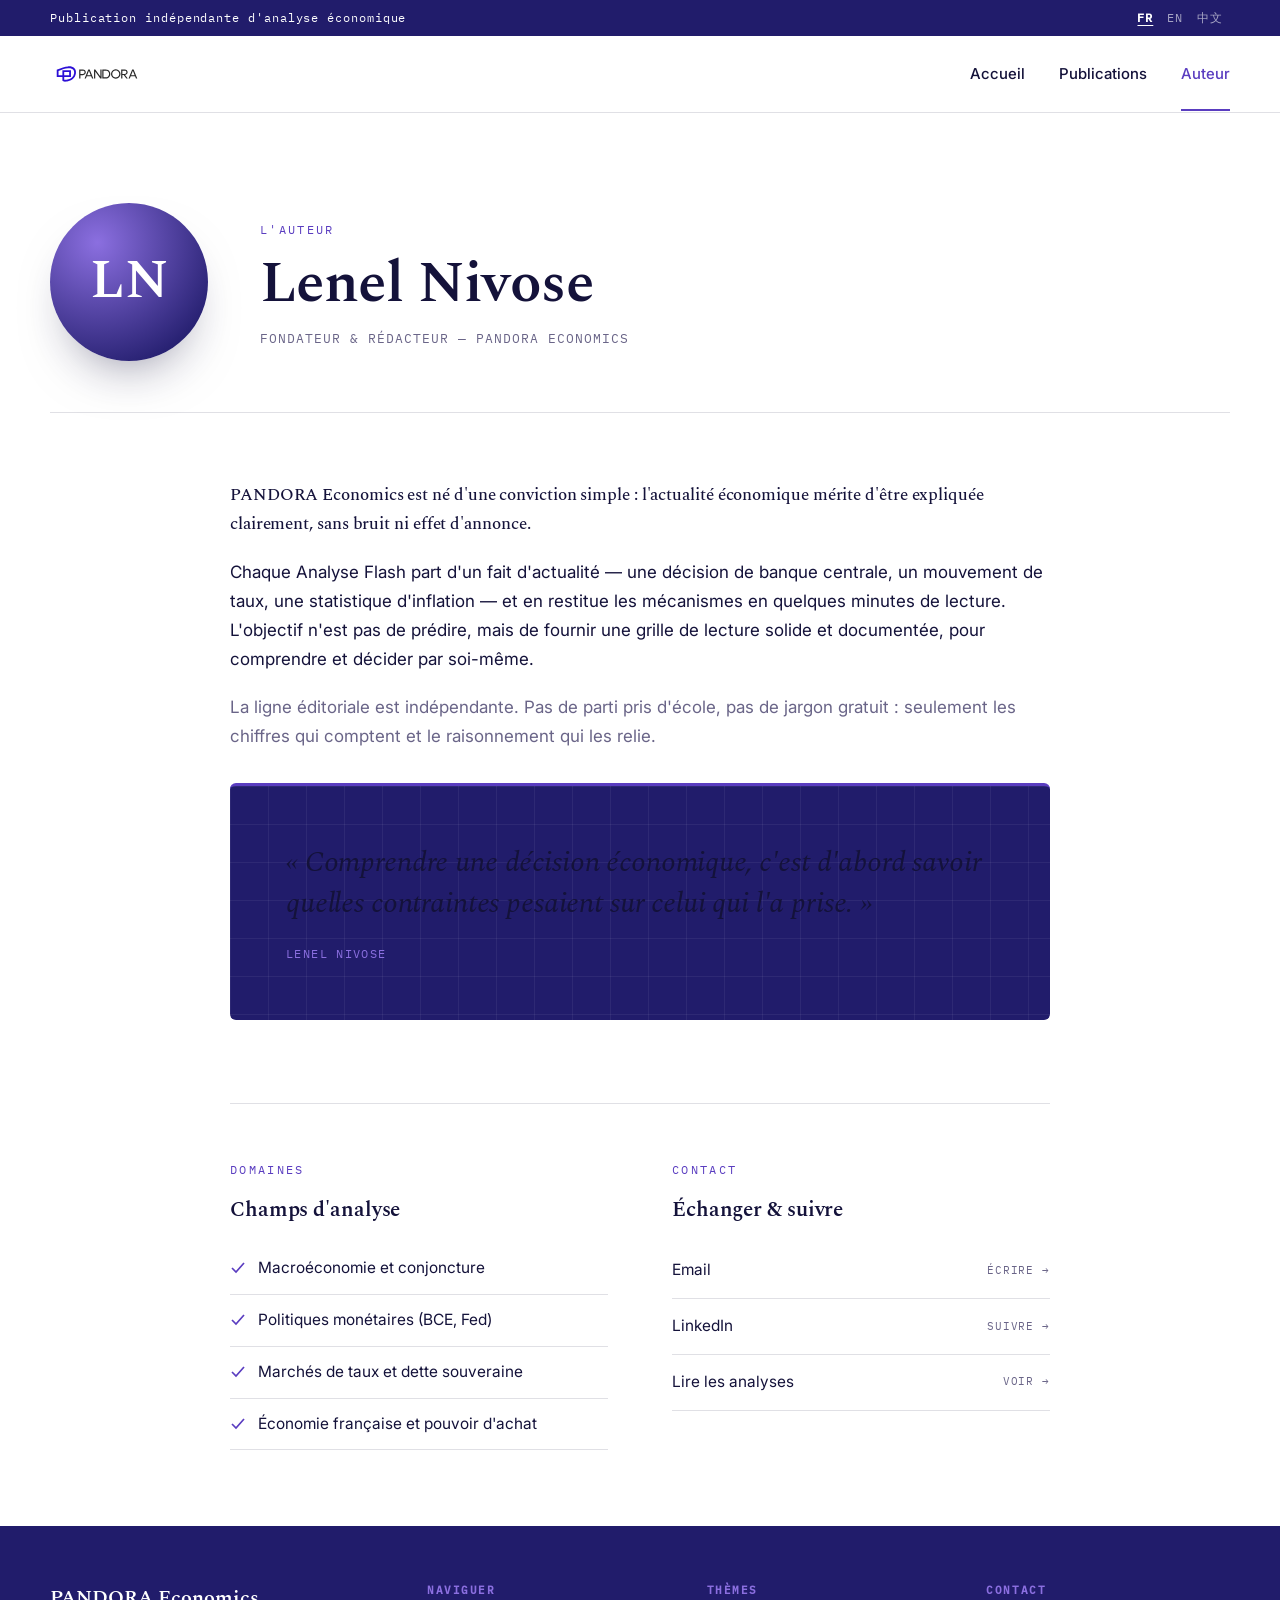
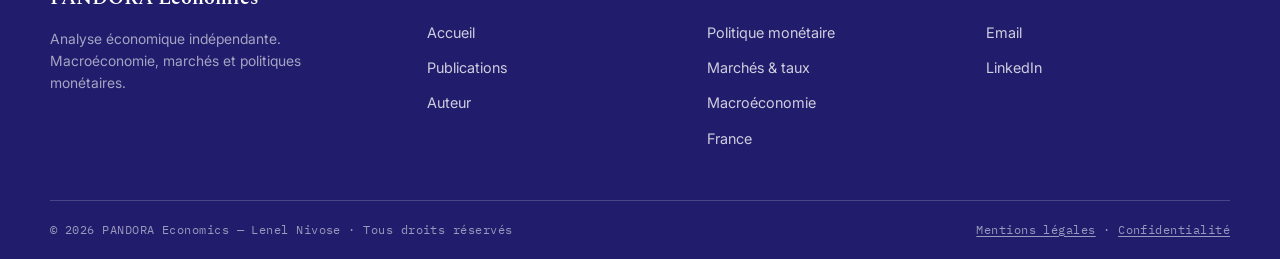
<file: pandora-site/auteur.html>
<!DOCTYPE html>
<html lang="fr">
<head>
<meta charset="UTF-8" />
<meta name="viewport" content="width=device-width, initial-scale=1.0" />
<title>Lenel Nivose — PANDORA Economics</title>
<meta name="description" content="Lenel Nivose, fondateur et rédacteur de PANDORA Economics, publication d'analyse économique indépendante." />
<link rel="stylesheet" href="fonts.css" />
<style>
  :root{
    --ink:#14123A; --primary:#211C6B; --primary-2:#322a93; --violet:#5A3DC0; --iris:#8B6FE0;
    --paper:#FFFFFF; --panel:#F4F3FA; --panel-2:#ECEAF6; --muted:#6A6588; --line:rgba(20,18,58,.13); --line-dk:rgba(255,255,255,.18);
    --serif:"Spectral",Georgia,serif; --sans:"Inter",system-ui,sans-serif; --mono:"IBM Plex Mono",monospace;
    --maxw:1180px; --gutter:clamp(20px,5vw,56px);
  }
  *{box-sizing:border-box;}
  html{scroll-behavior:smooth;}
  body{margin:0;background:var(--paper);color:var(--ink);font-family:var(--sans);font-size:16.5px;line-height:1.6;-webkit-font-smoothing:antialiased;}
  a{color:inherit;text-decoration:none;}
  .wrap{max-width:var(--maxw);margin:0 auto;padding:0 var(--gutter);}
  .narrow{max-width:820px;}
  .eyebrow{font-family:var(--mono);font-size:11.5px;letter-spacing:.2em;text-transform:uppercase;color:var(--violet);}

  .util{background:var(--primary);color:#fff;font-family:var(--mono);font-size:11.5px;letter-spacing:.08em;}
  .util-in{display:flex;justify-content:space-between;align-items:center;padding:8px 0;}
  .util .lang button{background:none;border:0;color:rgba(255,255,255,.75);font-family:var(--mono);font-size:11.5px;cursor:pointer;padding:0 4px;letter-spacing:.08em;}
  .util .lang button[aria-pressed="true"]{color:#fff;text-decoration:underline;text-underline-offset:3px;}
  @media (max-width:620px){ .util .tagline{display:none;} }

  header.mh{position:sticky;top:0;z-index:40;background:rgba(255,255,255,.94);backdrop-filter:blur(10px);border-bottom:1px solid var(--line);}
  .mh-in{display:flex;align-items:center;justify-content:space-between;padding:18px 0;gap:18px;}
  .brand{display:flex;align-items:center;gap:13px;}
  .brand .logo{width:38px;height:38px;flex:none;}
  .brand .txt{display:flex;flex-direction:column;line-height:1.05;}
  .brand .nm{font-family:var(--serif);font-weight:600;font-size:20px;letter-spacing:.01em;}
  .brand .tg{font-family:var(--mono);font-size:9.5px;letter-spacing:.16em;text-transform:uppercase;color:var(--muted);margin-top:3px;}
  .nav{display:flex;align-items:center;gap:34px;}
  .nav a{font-size:15px;font-weight:500;color:var(--ink);position:relative;padding:6px 0;}
  .nav a.active{color:var(--violet);}
  .nav a:hover{color:var(--violet);}
  .nav a.active::after{content:"";position:absolute;left:0;right:0;bottom:-19px;height:2px;background:var(--violet);}
  .menu-btn{display:none;border:0;background:none;cursor:pointer;font-family:var(--mono);font-size:12px;letter-spacing:.1em;}
  @media (max-width:780px){ .nav{display:none;} .nav.show{display:flex;position:absolute;top:100%;right:var(--gutter);flex-direction:column;gap:16px;background:#fff;padding:20px 24px;border:1px solid var(--line);box-shadow:0 24px 50px -30px rgba(20,18,58,.4);} .nav.show a.active::after{display:none;} .menu-btn{display:block;} }

  .ah{padding:clamp(48px,7vw,92px) 0 clamp(34px,4vw,52px);display:grid;grid-template-columns:auto 1fr;gap:clamp(28px,5vw,52px);align-items:center;border-bottom:1px solid var(--line);}
  .portrait{width:clamp(116px,15vw,158px);aspect-ratio:1;border-radius:50%;background:radial-gradient(120% 120% at 30% 25%, var(--iris), var(--primary) 72%);display:flex;align-items:center;justify-content:center;color:#fff;font-family:var(--serif);font-weight:600;font-size:clamp(38px,6vw,54px);box-shadow:0 26px 54px -28px rgba(20,18,58,.6);flex:none;}
  .ah h1{font-family:var(--serif);font-weight:600;font-size:clamp(34px,5vw,58px);line-height:1.04;letter-spacing:-.01em;margin:12px 0 0;}
  .ah .role{font-family:var(--mono);font-size:12.5px;letter-spacing:.08em;text-transform:uppercase;color:var(--muted);margin-top:14px;}
  @media (max-width:600px){ .ah{grid-template-columns:1fr;} }

  .bio{padding:clamp(32px,4vw,52px) 0;}
  .lead{font-family:var(--serif);font-weight:500;font-size:clamp(21px,2.6vw,27px);line-height:1.42;color:var(--ink);letter-spacing:-.005em;}
  .bio p{color:var(--ink);font-size:17px;line-height:1.7;}
  .bio p + p{margin-top:1.15em;}
  .bio p.muted{color:var(--muted);}

  .quote{background:var(--primary);color:#fff;border-radius:6px;border-top:3px solid var(--violet);padding:clamp(32px,4.5vw,56px);margin:clamp(16px,3vw,32px) 0;position:relative;overflow:hidden;}
  .quote .gb{position:absolute;inset:0;background-image:linear-gradient(rgba(255,255,255,.06) 1px,transparent 1px),linear-gradient(90deg,rgba(255,255,255,.06) 1px,transparent 1px);background-size:38px 38px;}
  .quote p{position:relative;font-family:var(--serif);font-style:italic;font-weight:400;font-size:clamp(21px,2.8vw,29px);line-height:1.4;margin:0;letter-spacing:-.005em;}
  .quote .by{position:relative;font-family:var(--mono);font-size:11.5px;letter-spacing:.12em;text-transform:uppercase;color:var(--iris);margin-top:22px;}

  .cols{display:grid;grid-template-columns:1fr 1fr;gap:clamp(28px,5vw,64px);padding:clamp(34px,4vw,52px) 0;border-top:1px solid var(--line);}
  @media (max-width:680px){ .cols{grid-template-columns:1fr;gap:34px;} }
  .col h2{font-family:var(--serif);font-weight:600;font-size:21px;letter-spacing:-.005em;margin:12px 0 16px;}
  .exp{list-style:none;padding:0;margin:0;}
  .exp li{display:flex;gap:12px;padding:13px 0;border-bottom:1px solid var(--line);font-size:15.5px;color:var(--ink);}
  .exp li svg{flex:none;margin-top:4px;}
  .contact a{display:flex;align-items:center;justify-content:space-between;padding:15px 0;border-bottom:1px solid var(--line);font-size:15.5px;color:var(--ink);transition:color .18s;}
  .contact a:hover{color:var(--violet);}
  .contact a .lab{font-family:var(--mono);font-size:11px;letter-spacing:.08em;text-transform:uppercase;color:var(--muted);}

  footer{background:var(--primary);color:#fff;margin-top:24px;}
  .foot-top{display:grid;grid-template-columns:1.4fr 1fr 1fr 1fr;gap:36px;padding:56px 0 44px;}
  @media (max-width:780px){ .foot-top{grid-template-columns:1fr 1fr;gap:30px;} }
  .foot-col h4{font-family:var(--mono);font-size:11px;letter-spacing:.14em;text-transform:uppercase;color:var(--iris);margin:0 0 16px;}
  .foot-col a{display:block;color:rgba(255,255,255,.78);font-size:14.5px;padding:6px 0;}
  .foot-col a:hover{color:#fff;}
  .foot-brand .nm{font-family:var(--serif);font-weight:600;font-size:20px;}
  .foot-brand p{color:rgba(255,255,255,.6);font-size:14px;max-width:30ch;margin:14px 0 0;}
  .foot-bot{border-top:1px solid var(--line-dk);padding:20px 0;display:flex;flex-wrap:wrap;justify-content:space-between;gap:14px;font-family:var(--mono);font-size:11.5px;color:rgba(255,255,255,.55);letter-spacing:.04em;}
  @media (prefers-reduced-motion:reduce){ html{scroll-behavior:auto;} }
</style>
<!-- seo:start -->
<link rel="canonical" href="https://pandora-economic.github.io/Pandora-economic/auteur.html" />
<link rel="alternate" hreflang="fr" href="https://pandora-economic.github.io/Pandora-economic/auteur.html" />
<link rel="alternate" hreflang="en" href="https://pandora-economic.github.io/Pandora-economic/auteur.html?lang=en" />
<link rel="alternate" hreflang="zh" href="https://pandora-economic.github.io/Pandora-economic/auteur.html?lang=zh" />
<link rel="alternate" hreflang="x-default" href="https://pandora-economic.github.io/Pandora-economic/auteur.html" />
<meta property="og:type" content="website" />
<meta property="og:site_name" content="PANDORA Economics" />
<meta property="og:title" content="Lenel Nivose — PANDORA Economics" />
<meta property="og:description" content="Lenel Nivose, fondateur et rédacteur de PANDORA Economics, publication d&#x27;analyse économique indépendante." />
<meta property="og:url" content="https://pandora-economic.github.io/Pandora-economic/auteur.html" />
<meta property="og:image" content="https://pandora-economic.github.io/Pandora-economic/assets/og-default.png" />
<meta property="og:image:width" content="1200" />
<meta property="og:image:height" content="630" />
<meta property="og:locale" content="fr_FR" />
<meta property="og:locale:alternate" content="en_US" />
<meta property="og:locale:alternate" content="zh_CN" />
<meta name="twitter:card" content="summary_large_image" />
<meta name="twitter:title" content="Lenel Nivose — PANDORA Economics" />
<meta name="twitter:description" content="Lenel Nivose, fondateur et rédacteur de PANDORA Economics, publication d&#x27;analyse économique indépendante." />
<meta name="twitter:image" content="https://pandora-economic.github.io/Pandora-economic/assets/og-default.png" />
<link rel="alternate" type="application/rss+xml" title="PANDORA Economics — Publications" href="https://pandora-economic.github.io/Pandora-economic/feed.xml" />
<link rel="icon" type="image/png" sizes="32x32" href="assets/favicon.png" />
<link rel="icon" type="image/png" sizes="16x16" href="assets/favicon-16.png" />
<link rel="apple-touch-icon" sizes="180x180" href="assets/apple-touch-icon.png" />
<script type="application/ld+json">{"@context":"https://schema.org","@type":"Person","name":"Lenel Nivose","jobTitle":"Fondateur et rédacteur","worksFor":{"@type":"Organization","name":"PANDORA Economics","url":"https://pandora-economic.github.io/Pandora-economic/"}}</script>
<!-- seo:end -->
</head>
<body>

<div class="util"><div class="wrap util-in"><span class="tagline" data-i18n="tagline">Publication indépendante d'analyse économique</span><span class="lang" role="group" aria-label="Language"><button data-lang="fr" style="background:none;border:0;font-family:inherit;font-size:11.5px;letter-spacing:.08em;cursor:pointer;padding:2px 7px;color:rgba(255,255,255,.6)">FR</button><button data-lang="en" style="background:none;border:0;font-family:inherit;font-size:11.5px;letter-spacing:.08em;cursor:pointer;padding:2px 7px;color:rgba(255,255,255,.6)">EN</button><button data-lang="zh" style="background:none;border:0;font-family:inherit;font-size:11.5px;letter-spacing:.08em;cursor:pointer;padding:2px 7px;color:rgba(255,255,255,.6)">中文</button></span></div></div>

<header class="mh"><div class="wrap mh-in"><a class="brand" href="index.html"><img class="brand-logo" src="logo-pandora.svg" alt="PANDORA Economics" style="height:40px;width:auto;display:block" /></a><button class="menu-btn" id="menuBtn" aria-label="Menu">Menu</button><nav class="nav" id="nav"><a href="index.html" data-i18n="nav_home">Accueil</a><a href="publications.html" data-i18n="nav_pubs">Publications</a><a href="auteur.html" data-i18n="nav_author">Auteur</a></nav></div></header>

<main>
  <section class="wrap ah">
    <div class="portrait" aria-hidden="true">LN</div>
    <div class="who">
      <span class="eyebrow" data-i18n="author_eyebrow">L'auteur</span>
      <h1>Lenel Nivose</h1>
      <div class="role" data-i18n="author_role">Fondateur &amp; rédacteur — PANDORA Economics</div>
    </div>
  </section>

  <section class="wrap narrow bio">
    <p class="lead" data-i18n="bio_lead">PANDORA Economics est né d'une conviction simple : l'actualité économique mérite d'être expliquée clairement, sans bruit ni effet d'annonce.</p>
    <p data-i18n="bio_p1">Chaque Analyse Flash part d'un fait d'actualité — une décision de banque centrale, un mouvement de taux, une statistique d'inflation — et en restitue les mécanismes en quelques minutes de lecture. L'objectif n'est pas de prédire, mais de fournir une grille de lecture solide et documentée, pour comprendre et décider par soi-même.</p>
    <p class="muted" data-i18n="bio_p2">La ligne éditoriale est indépendante. Pas de parti pris d'école, pas de jargon gratuit : seulement les chiffres qui comptent et le raisonnement qui les relie.</p>

    <div class="quote">
      <div class="gb" aria-hidden="true"></div>
      <p data-i18n="quote_text">« Comprendre une décision économique, c'est d'abord savoir quelles contraintes pesaient sur celui qui l'a prise. »</p>
      <div class="by" data-i18n="quote_by">Lenel Nivose</div>
    </div>
  </section>

  <section class="wrap narrow cols">
    <div class="col">
      <span class="eyebrow" data-i18n="domains_eyebrow">Domaines</span>
      <h2 data-i18n="domains_title">Champs d'analyse</h2>
      <ul class="exp">
        <li><svg width="16" height="16" viewBox="0 0 16 16"><path d="M2 8l4 4 8-9" fill="none" stroke="#5A3DC0" stroke-width="1.7"/></svg><span data-i18n="exp1">Macroéconomie et conjoncture</span></li>
        <li><svg width="16" height="16" viewBox="0 0 16 16"><path d="M2 8l4 4 8-9" fill="none" stroke="#5A3DC0" stroke-width="1.7"/></svg><span data-i18n="exp2">Politiques monétaires (BCE, Fed)</span></li>
        <li><svg width="16" height="16" viewBox="0 0 16 16"><path d="M2 8l4 4 8-9" fill="none" stroke="#5A3DC0" stroke-width="1.7"/></svg><span data-i18n="exp3">Marchés de taux et dette souveraine</span></li>
        <li><svg width="16" height="16" viewBox="0 0 16 16"><path d="M2 8l4 4 8-9" fill="none" stroke="#5A3DC0" stroke-width="1.7"/></svg><span data-i18n="exp4">Économie française et pouvoir d'achat</span></li>
      </ul>
    </div>
    <div class="col">
      <span class="eyebrow" data-i18n="contact_eyebrow">Contact</span>
      <h2 data-i18n="contact_title">Échanger &amp; suivre</h2>
      <div class="contact">
        <a href="mailto:pandora.economics@outlook.com"><span>Email</span><span class="lab" data-i18n="c_write">Écrire →</span></a>
        <a href="https://www.linkedin.com/company/pandora-economics/?viewAsMember=true" target="_blank" rel="noopener"><span>LinkedIn</span><span class="lab" data-i18n="c_follow">Suivre →</span></a>
        <a href="publications.html"><span data-i18n="c_read">Lire les analyses</span><span class="lab" data-i18n="c_see">Voir →</span></a>
      </div>
    </div>
  </section>
</main>

<footer>
  <div class="wrap foot-top">
    <div class="foot-col foot-brand"><div class="nm">PANDORA Economics</div><p data-i18n="foot_desc">Analyse économique indépendante. Macroéconomie, marchés et politiques monétaires.</p></div>
    <div class="foot-col"><h4 data-i18n="foot_navigate">Naviguer</h4><a href="index.html" data-i18n="nav_home">Accueil</a><a href="publications.html" data-i18n="nav_pubs">Publications</a><a href="auteur.html" data-i18n="nav_author">Auteur</a></div>
    <div class="foot-col"><h4 data-i18n="foot_topics">Thèmes</h4><a href="publications.html?theme=Politique%20mon%C3%A9taire" data-i18n="theme_pm">Politique monétaire</a><a href="publications.html?theme=March%C3%A9s%20%26%20taux" data-i18n="theme_mt">Marchés &amp; taux</a><a href="publications.html?theme=Macro%C3%A9conomie" data-i18n="theme_macro">Macroéconomie</a><a href="publications.html?theme=France" data-i18n="theme_fr">France</a></div>
    <div class="foot-col"><h4 data-i18n="foot_contact">Contact</h4><a href="mailto:pandora.economics@outlook.com">Email</a><a href="https://www.linkedin.com/company/pandora-economics/?viewAsMember=true" target="_blank" rel="noopener">LinkedIn</a></div>
  </div>
  <div class="wrap foot-bot"><span>© <span id="year"></span> PANDORA Economics — Lenel Nivose · <span data-i18n="foot_rights">Tous droits réservés</span></span><span><a href="mentions-legales.html" data-i18n="legal_notice" style="text-decoration:underline;text-underline-offset:2px">Mentions légales</a> · <a href="confidentialite.html" data-i18n="legal_privacy" style="text-decoration:underline;text-underline-offset:2px">Confidentialité</a></span></div>
</footer>

<script src="i18n.js"></script>
<script>
  document.getElementById('year').textContent=new Date().getFullYear();
  var mb=document.getElementById('menuBtn'); if(mb) mb.addEventListener('click',function(){document.getElementById('nav').classList.toggle('show');});
  if(window.I18N) I18N.apply();
</script>
</body>
</html>
</file>
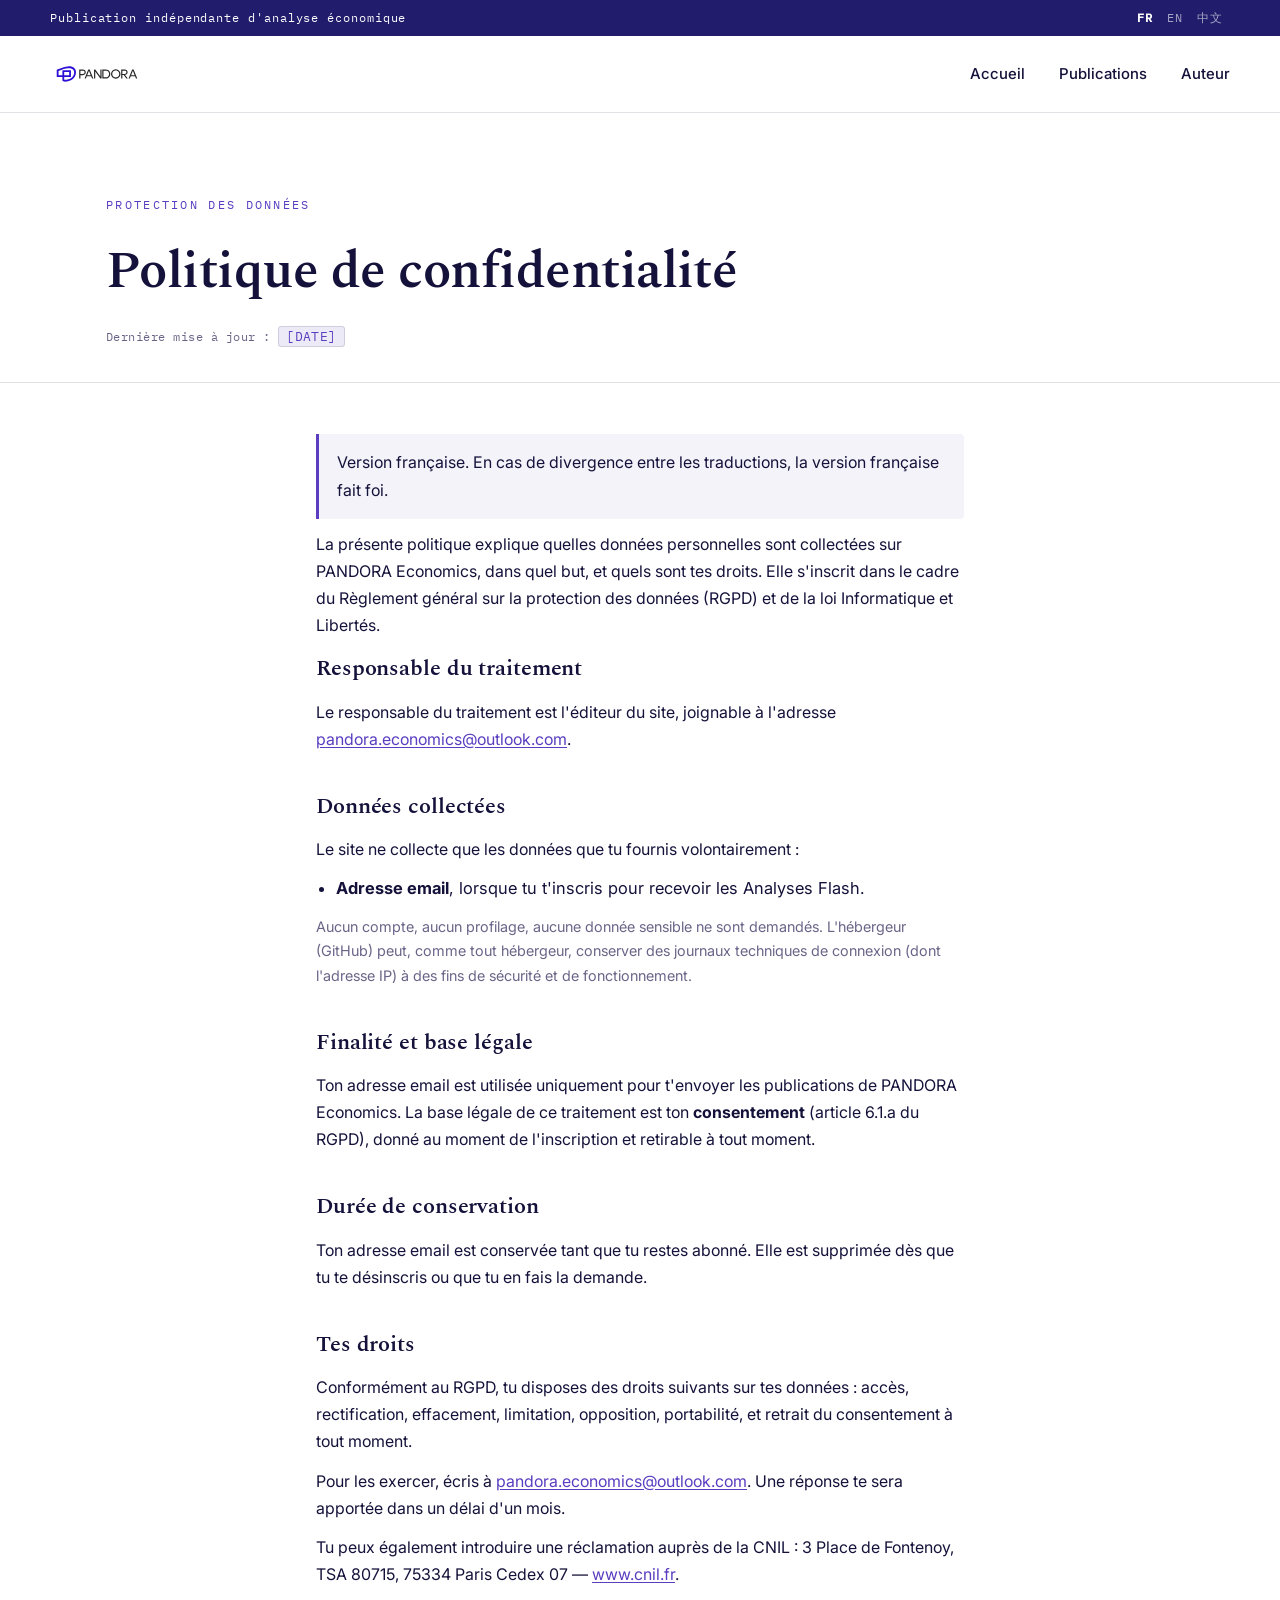
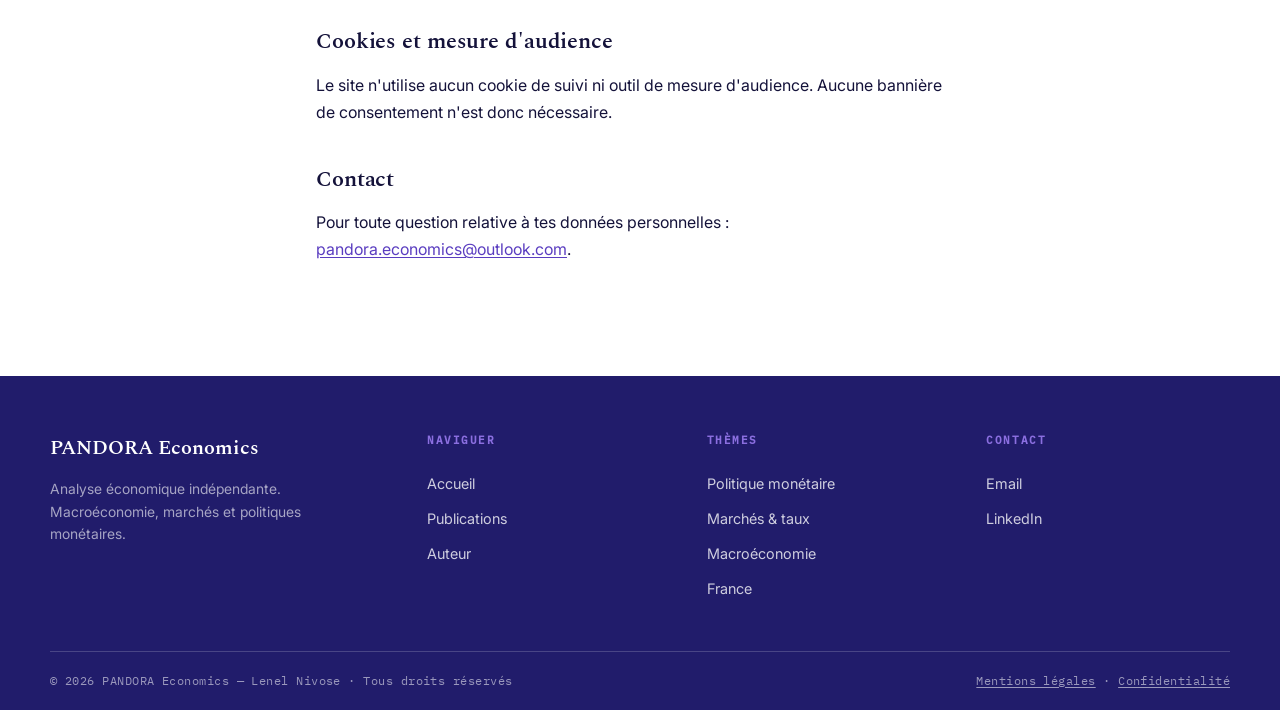
<file: pandora-site/confidentialite.html>
<!DOCTYPE html>
<html lang="fr">
<head>
<meta charset="UTF-8" />
<meta name="viewport" content="width=device-width, initial-scale=1.0" />
<title>Politique de confidentialité — PANDORA Economics</title>
<meta name="description" content="Politique de confidentialité et protection des données personnelles de PANDORA Economics." />
<meta name="robots" content="noindex" />
<link rel="stylesheet" href="fonts.css" />
<style>
  :root{
    --ink:#14123A; --primary:#211C6B; --primary-2:#322a93; --violet:#5A3DC0; --iris:#8B6FE0;
    --paper:#FFFFFF; --panel:#F4F3FA; --panel-2:#ECEAF6; --muted:#6A6588; --line:rgba(20,18,58,.13); --line-dk:rgba(255,255,255,.18);
    --serif:"Spectral",Georgia,serif; --sans:"Inter",system-ui,sans-serif; --mono:"IBM Plex Mono",monospace;
    --maxw:1180px; --gutter:clamp(20px,5vw,56px);
  }
  *{box-sizing:border-box;}
  body{margin:0;background:var(--paper);color:var(--ink);font-family:var(--sans);font-size:16.5px;line-height:1.6;-webkit-font-smoothing:antialiased;}
  a{color:inherit;text-decoration:none;}
  .wrap{max-width:var(--maxw);margin:0 auto;padding:0 var(--gutter);}
  .eyebrow{font-family:var(--mono);font-size:11.5px;letter-spacing:.2em;text-transform:uppercase;color:var(--violet);}

  .util{background:var(--primary);color:#fff;font-family:var(--mono);font-size:11.5px;letter-spacing:.08em;}
  .util-in{display:flex;justify-content:space-between;align-items:center;padding:8px 0;}
  @media (max-width:620px){ .util .tagline{display:none;} }

  header.mh{position:sticky;top:0;z-index:40;background:rgba(255,255,255,.94);backdrop-filter:blur(10px);border-bottom:1px solid var(--line);}
  .mh-in{display:flex;align-items:center;justify-content:space-between;padding:18px 0;gap:18px;}
  .brand{display:flex;align-items:center;gap:13px;}
  .brand .logo{width:38px;height:38px;flex:none;}
  .brand .txt{display:flex;flex-direction:column;line-height:1.05;}
  .brand .nm{font-family:var(--serif);font-weight:600;font-size:20px;letter-spacing:.01em;}
  .brand .tg{font-family:var(--mono);font-size:9.5px;letter-spacing:.16em;text-transform:uppercase;color:var(--muted);margin-top:3px;}
  .nav{display:flex;align-items:center;gap:34px;}
  .nav a{font-size:15px;font-weight:500;color:var(--ink);padding:6px 0;}
  .nav a:hover{color:var(--violet);}
  .menu-btn{display:none;border:0;background:none;cursor:pointer;font-family:var(--mono);font-size:12px;letter-spacing:.1em;}
  @media (max-width:780px){ .nav{display:none;} .nav.show{display:flex;position:absolute;top:100%;right:var(--gutter);flex-direction:column;gap:16px;background:#fff;padding:20px 24px;border:1px solid var(--line);box-shadow:0 24px 50px -30px rgba(20,18,58,.4);} .menu-btn{display:block;} }

  .legal-head{border-bottom:1px solid var(--line);padding:clamp(46px,6vw,80px) 0 clamp(26px,3vw,34px);}
  .legal-head h1{font-family:var(--serif);font-weight:600;font-size:clamp(32px,4.6vw,52px);margin:14px 0 0;letter-spacing:-.01em;}
  .legal-head .upd{font-family:var(--mono);font-size:12px;color:var(--muted);margin-top:14px;letter-spacing:.04em;}
  .legal{padding:clamp(34px,4vw,52px) 0 clamp(50px,6vw,80px);}
  .doc{max-width:760px;}
  .doc h2{font-family:var(--serif);font-weight:600;font-size:22px;margin:36px 0 12px;letter-spacing:-.005em;}
  .doc h2:first-of-type{margin-top:0;}
  .doc p{color:var(--ink);font-size:16px;line-height:1.7;margin:0 0 12px;}
  .doc p.muted{color:var(--muted);font-size:14.5px;}
  .doc ul{margin:0 0 12px;padding-left:20px;}
  .doc li{margin-bottom:7px;line-height:1.65;}
  .doc a{color:var(--violet);text-decoration:underline;text-underline-offset:2px;}
  .ph{background:var(--panel-2);border:1px solid var(--line);border-radius:3px;padding:1px 7px;font-family:var(--mono);font-size:13px;color:var(--violet);}
  .note{background:var(--panel);border-left:3px solid var(--violet);padding:15px 18px;border-radius:0 4px 4px 0;font-size:14.5px;color:var(--muted);margin:0 0 14px;}

  footer{background:var(--primary);color:#fff;margin-top:24px;}
  .foot-top{display:grid;grid-template-columns:1.4fr 1fr 1fr 1fr;gap:36px;padding:56px 0 44px;}
  @media (max-width:780px){ .foot-top{grid-template-columns:1fr 1fr;gap:30px;} }
  .foot-col h4{font-family:var(--mono);font-size:11px;letter-spacing:.14em;text-transform:uppercase;color:var(--iris);margin:0 0 16px;}
  .foot-col a{display:block;color:rgba(255,255,255,.78);font-size:14.5px;padding:6px 0;}
  .foot-col a:hover{color:#fff;}
  .foot-brand .nm{font-family:var(--serif);font-weight:600;font-size:20px;}
  .foot-brand p{color:rgba(255,255,255,.6);font-size:14px;max-width:30ch;margin:14px 0 0;}
  .foot-bot{border-top:1px solid var(--line-dk);padding:20px 0;display:flex;flex-wrap:wrap;justify-content:space-between;gap:14px;font-family:var(--mono);font-size:11.5px;color:rgba(255,255,255,.55);letter-spacing:.04em;}
  .foot-bot a{text-decoration:underline;text-underline-offset:2px;}
  .foot-bot a:hover{color:#fff;}
</style>
<!-- seo:start -->
<link rel="canonical" href="https://pandora-economic.github.io/Pandora-economic/confidentialite.html" />
<link rel="alternate" hreflang="fr" href="https://pandora-economic.github.io/Pandora-economic/confidentialite.html" />
<link rel="alternate" hreflang="en" href="https://pandora-economic.github.io/Pandora-economic/confidentialite.html?lang=en" />
<link rel="alternate" hreflang="zh" href="https://pandora-economic.github.io/Pandora-economic/confidentialite.html?lang=zh" />
<link rel="alternate" hreflang="x-default" href="https://pandora-economic.github.io/Pandora-economic/confidentialite.html" />
<meta property="og:type" content="website" />
<meta property="og:site_name" content="PANDORA Economics" />
<meta property="og:title" content="Politique de confidentialité — PANDORA Economics" />
<meta property="og:description" content="Politique de confidentialité et protection des données personnelles de PANDORA Economics." />
<meta property="og:url" content="https://pandora-economic.github.io/Pandora-economic/confidentialite.html" />
<meta property="og:image" content="https://pandora-economic.github.io/Pandora-economic/assets/og-default.png" />
<meta property="og:image:width" content="1200" />
<meta property="og:image:height" content="630" />
<meta property="og:locale" content="fr_FR" />
<meta property="og:locale:alternate" content="en_US" />
<meta property="og:locale:alternate" content="zh_CN" />
<meta name="twitter:card" content="summary_large_image" />
<meta name="twitter:title" content="Politique de confidentialité — PANDORA Economics" />
<meta name="twitter:description" content="Politique de confidentialité et protection des données personnelles de PANDORA Economics." />
<meta name="twitter:image" content="https://pandora-economic.github.io/Pandora-economic/assets/og-default.png" />
<link rel="alternate" type="application/rss+xml" title="PANDORA Economics — Publications" href="https://pandora-economic.github.io/Pandora-economic/feed.xml" />
<link rel="icon" type="image/png" sizes="32x32" href="assets/favicon.png" />
<link rel="icon" type="image/png" sizes="16x16" href="assets/favicon-16.png" />
<link rel="apple-touch-icon" sizes="180x180" href="assets/apple-touch-icon.png" />
<!-- seo:end -->
</head>
<body>

<div class="util"><div class="wrap util-in"><span class="tagline" data-i18n="tagline">Publication indépendante d'analyse économique</span><span class="lang" role="group" aria-label="Language"><button data-lang="fr" style="background:none;border:0;font-family:inherit;font-size:11.5px;letter-spacing:.08em;cursor:pointer;padding:2px 7px;color:rgba(255,255,255,.6)">FR</button><button data-lang="en" style="background:none;border:0;font-family:inherit;font-size:11.5px;letter-spacing:.08em;cursor:pointer;padding:2px 7px;color:rgba(255,255,255,.6)">EN</button><button data-lang="zh" style="background:none;border:0;font-family:inherit;font-size:11.5px;letter-spacing:.08em;cursor:pointer;padding:2px 7px;color:rgba(255,255,255,.6)">中文</button></span></div></div>

<header class="mh"><div class="wrap mh-in"><a class="brand" href="index.html"><img class="brand-logo" src="logo-pandora.svg" alt="PANDORA Economics" style="height:40px;width:auto;display:block" /></a><button class="menu-btn" id="menuBtn" aria-label="Menu">Menu</button><nav class="nav" id="nav"><a href="index.html" data-i18n="nav_home">Accueil</a><a href="publications.html" data-i18n="nav_pubs">Publications</a><a href="auteur.html" data-i18n="nav_author">Auteur</a></nav></div></header>

<main>
  <section class="legal-head">
    <div class="wrap"><span class="eyebrow" data-i18n="cf_eyebrow">Protection des données</span><h1 data-i18n="cf_h1">Politique de confidentialité</h1><div class="upd"><span data-i18n="legal_updated">Dernière mise à jour :</span> <span class="ph">[DATE]</span></div></div>
  </section>

  <section class="legal">
    <div class="wrap doc">
      <p class="note" data-i18n="legal_fr_only">Ce document est rédigé en français, langue de référence de l'éditeur.</p>
      <p data-i18n="cf_intro">La présente politique explique quelles données personnelles sont collectées sur PANDORA Economics, dans quel but, et quels sont tes droits. Elle s'inscrit dans le cadre du Règlement général sur la protection des données (RGPD) et de la loi Informatique et Libertés.</p>

      <h2 data-i18n="cf_h2_controller">Responsable du traitement</h2>
      <p data-i18n="cf_p_controller">Le responsable du traitement est l'éditeur du site, joignable à l'adresse <a href="mailto:pandora.economics@outlook.com">pandora.economics@outlook.com</a>.</p>

      <h2 data-i18n="cf_h2_data">Données collectées</h2>
      <p data-i18n="cf_p_data">Le site ne collecte que les données que tu fournis volontairement :</p>
      <ul>
        <li data-i18n="cf_li_email"><strong>Adresse email</strong>, lorsque tu t'inscris pour recevoir les Analyses Flash.</li>
      </ul>
      <p class="muted" data-i18n="cf_note_data">Aucun compte, aucun profilage, aucune donnée sensible ne sont demandés. L'hébergeur (GitHub) peut, comme tout hébergeur, conserver des journaux techniques de connexion (dont l'adresse IP) à des fins de sécurité et de fonctionnement.</p>

      <h2 data-i18n="cf_h2_purpose">Finalité et base légale</h2>
      <p data-i18n="cf_p_purpose">Ton adresse email est utilisée uniquement pour t'envoyer les publications de PANDORA Economics. La base légale de ce traitement est ton <strong>consentement</strong> (article 6.1.a du RGPD), donné au moment de l'inscription et retirable à tout moment.</p>

      <h2 data-i18n="cf_h2_retention">Durée de conservation</h2>
      <p data-i18n="cf_p_retention">Ton adresse email est conservée tant que tu restes abonné. Elle est supprimée dès que tu te désinscris ou que tu en fais la demande.</p>

      <h2 data-i18n="cf_h2_rights">Tes droits</h2>
      <p data-i18n="cf_p_rights1">Conformément au RGPD, tu disposes des droits suivants sur tes données : accès, rectification, effacement, limitation, opposition, portabilité, et retrait du consentement à tout moment.</p>
      <p data-i18n="cf_p_rights2">Pour les exercer, écris à <a href="mailto:pandora.economics@outlook.com">pandora.economics@outlook.com</a>. Une réponse te sera apportée dans un délai d'un mois.</p>
      <p data-i18n="cf_p_rights3">Tu peux également introduire une réclamation auprès de la CNIL : 3 Place de Fontenoy, TSA 80715, 75334 Paris Cedex 07 — <a href="https://www.cnil.fr" target="_blank" rel="noopener">www.cnil.fr</a>.</p>

      <h2 data-i18n="cf_h2_cookies">Cookies et mesure d'audience</h2>
      <p data-i18n="cf_p_cookies">Le site n'utilise aucun cookie de suivi ni outil de mesure d'audience. Aucune bannière de consentement n'est donc nécessaire.</p>

      <h2 data-i18n="cf_h2_contact">Contact</h2>
      <p data-i18n="cf_p_contact">Pour toute question relative à tes données personnelles : <a href="mailto:pandora.economics@outlook.com">pandora.economics@outlook.com</a>.</p>
    </div>
  </section>
</main>

<footer>
  <div class="wrap foot-top">
    <div class="foot-col foot-brand"><div class="nm">PANDORA Economics</div><p data-i18n="foot_desc">Analyse économique indépendante. Macroéconomie, marchés et politiques monétaires.</p></div>
    <div class="foot-col"><h4 data-i18n="foot_navigate">Naviguer</h4><a href="index.html" data-i18n="nav_home">Accueil</a><a href="publications.html" data-i18n="nav_pubs">Publications</a><a href="auteur.html" data-i18n="nav_author">Auteur</a></div>
    <div class="foot-col"><h4 data-i18n="foot_topics">Thèmes</h4><a href="publications.html?theme=Politique%20mon%C3%A9taire" data-i18n="theme_pm">Politique monétaire</a><a href="publications.html?theme=March%C3%A9s%20%26%20taux" data-i18n="theme_mt">Marchés &amp; taux</a><a href="publications.html?theme=Macro%C3%A9conomie" data-i18n="theme_macro">Macroéconomie</a><a href="publications.html?theme=France" data-i18n="theme_fr">France</a></div>
    <div class="foot-col"><h4 data-i18n="foot_contact">Contact</h4><a href="mailto:pandora.economics@outlook.com">Email</a><a href="https://www.linkedin.com/company/pandora-economics/?viewAsMember=true" target="_blank" rel="noopener">LinkedIn</a></div>
  </div>
  <div class="wrap foot-bot"><span>© <span id="year"></span> PANDORA Economics — Lenel Nivose · <span data-i18n="foot_rights">Tous droits réservés</span></span><span><a href="mentions-legales.html" data-i18n="legal_notice" style="text-decoration:underline;text-underline-offset:2px">Mentions légales</a> · <a href="confidentialite.html" data-i18n="legal_privacy" style="text-decoration:underline;text-underline-offset:2px">Confidentialité</a></span></div>
</footer>

<script src="i18n.js"></script>
<script>
  document.getElementById('year').textContent=new Date().getFullYear();
  var mb=document.getElementById('menuBtn'); if(mb) mb.addEventListener('click',function(){document.getElementById('nav').classList.toggle('show');});
  if(window.I18N) I18N.apply();
</script>
</body>
</html>
</file>
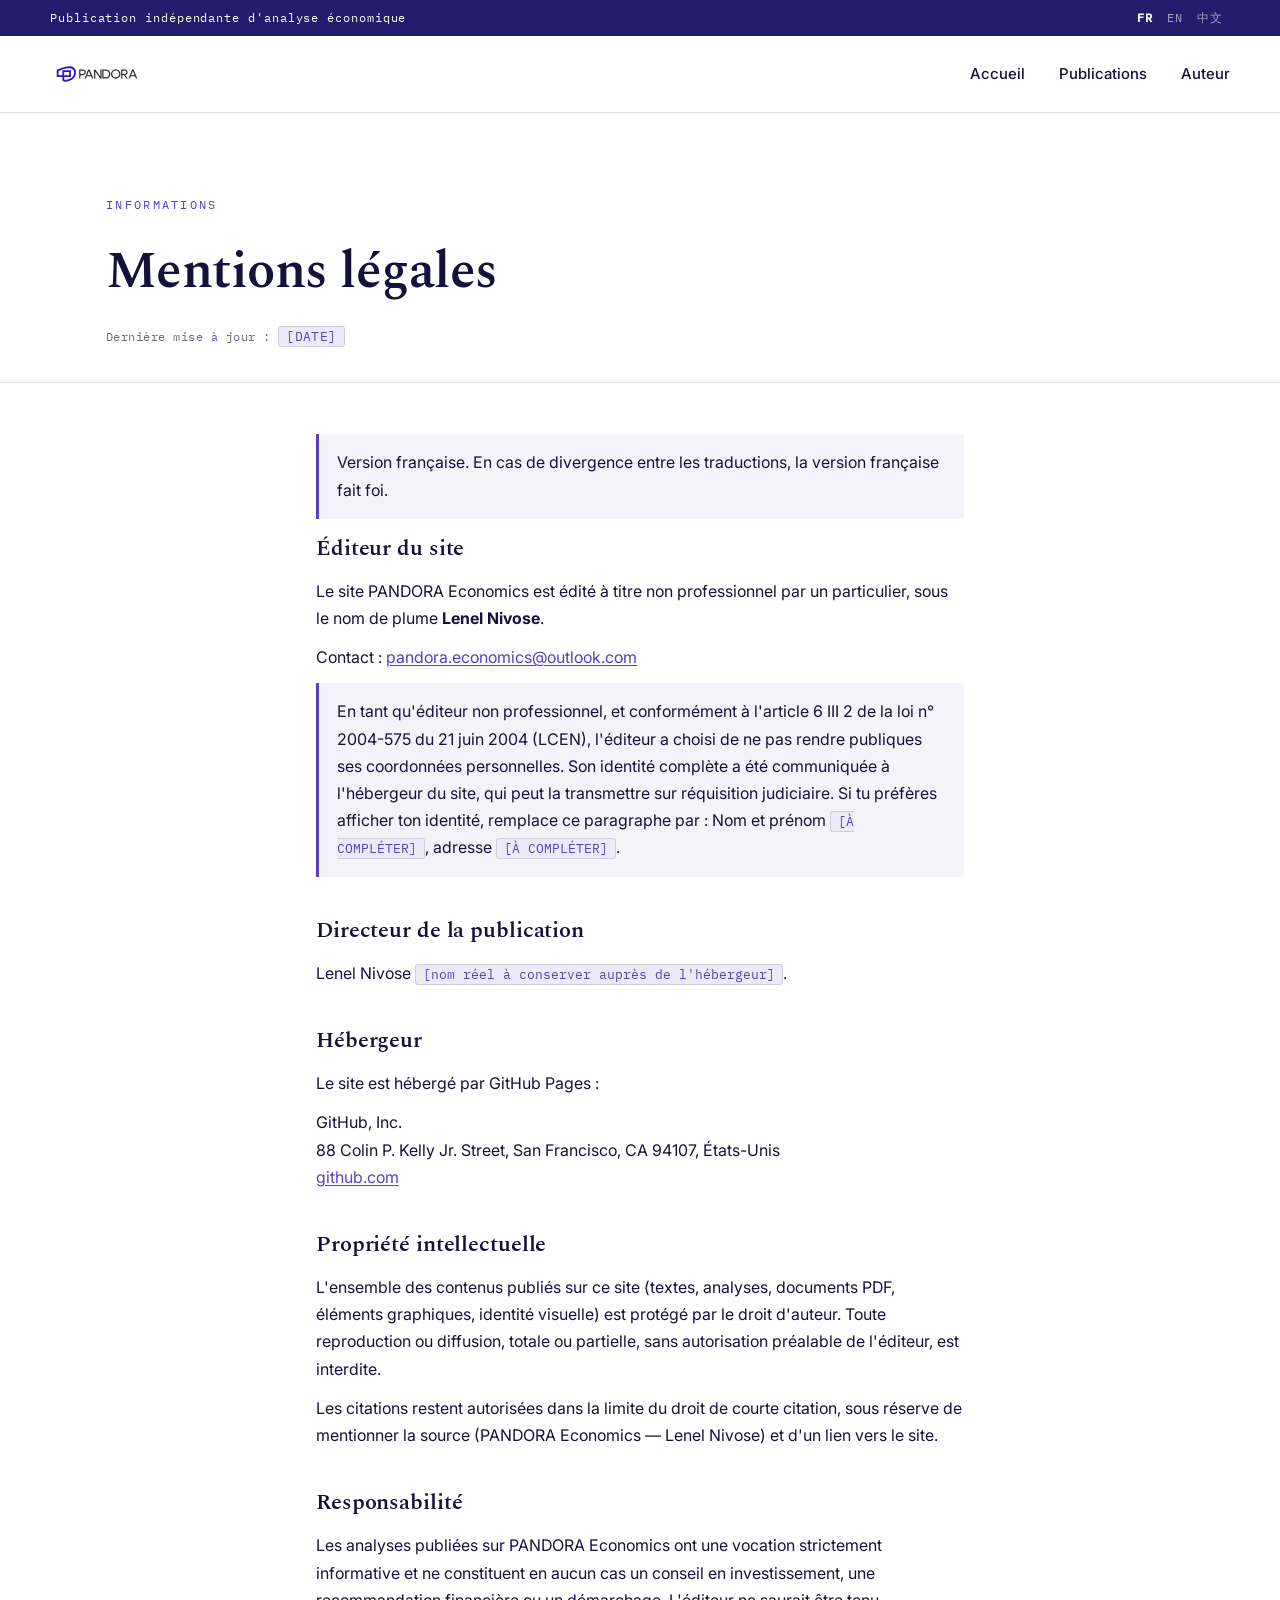
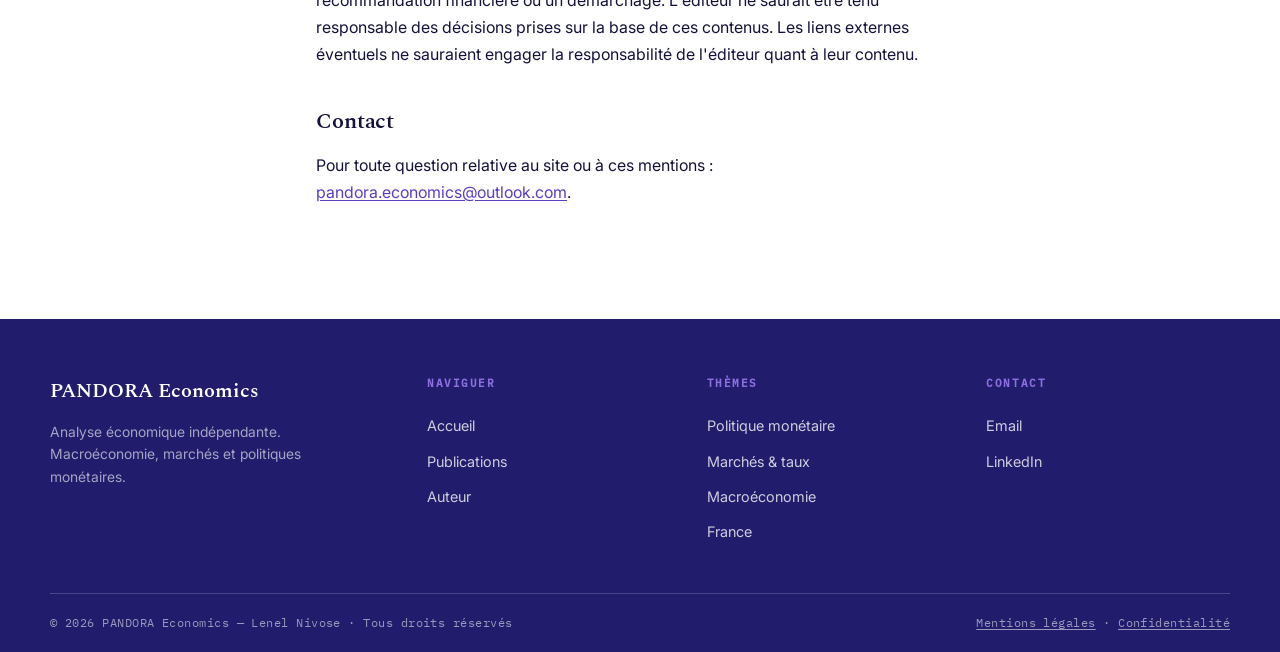
<file: pandora-site/mentions-legales.html>
<!DOCTYPE html>
<html lang="fr">
<head>
<meta charset="UTF-8" />
<meta name="viewport" content="width=device-width, initial-scale=1.0" />
<title>Mentions légales — PANDORA Economics</title>
<meta name="description" content="Mentions légales de PANDORA Economics." />
<meta name="robots" content="noindex" />
<link rel="stylesheet" href="fonts.css" />
<style>
  :root{
    --ink:#14123A; --primary:#211C6B; --primary-2:#322a93; --violet:#5A3DC0; --iris:#8B6FE0;
    --paper:#FFFFFF; --panel:#F4F3FA; --panel-2:#ECEAF6; --muted:#6A6588; --line:rgba(20,18,58,.13); --line-dk:rgba(255,255,255,.18);
    --serif:"Spectral",Georgia,serif; --sans:"Inter",system-ui,sans-serif; --mono:"IBM Plex Mono",monospace;
    --maxw:1180px; --gutter:clamp(20px,5vw,56px);
  }
  *{box-sizing:border-box;}
  body{margin:0;background:var(--paper);color:var(--ink);font-family:var(--sans);font-size:16.5px;line-height:1.6;-webkit-font-smoothing:antialiased;}
  a{color:inherit;text-decoration:none;}
  .wrap{max-width:var(--maxw);margin:0 auto;padding:0 var(--gutter);}
  .eyebrow{font-family:var(--mono);font-size:11.5px;letter-spacing:.2em;text-transform:uppercase;color:var(--violet);}

  .util{background:var(--primary);color:#fff;font-family:var(--mono);font-size:11.5px;letter-spacing:.08em;}
  .util-in{display:flex;justify-content:space-between;align-items:center;padding:8px 0;}
  @media (max-width:620px){ .util .tagline{display:none;} }

  header.mh{position:sticky;top:0;z-index:40;background:rgba(255,255,255,.94);backdrop-filter:blur(10px);border-bottom:1px solid var(--line);}
  .mh-in{display:flex;align-items:center;justify-content:space-between;padding:18px 0;gap:18px;}
  .brand{display:flex;align-items:center;gap:13px;}
  .brand .logo{width:38px;height:38px;flex:none;}
  .brand .txt{display:flex;flex-direction:column;line-height:1.05;}
  .brand .nm{font-family:var(--serif);font-weight:600;font-size:20px;letter-spacing:.01em;}
  .brand .tg{font-family:var(--mono);font-size:9.5px;letter-spacing:.16em;text-transform:uppercase;color:var(--muted);margin-top:3px;}
  .nav{display:flex;align-items:center;gap:34px;}
  .nav a{font-size:15px;font-weight:500;color:var(--ink);padding:6px 0;}
  .nav a:hover{color:var(--violet);}
  .menu-btn{display:none;border:0;background:none;cursor:pointer;font-family:var(--mono);font-size:12px;letter-spacing:.1em;}
  @media (max-width:780px){ .nav{display:none;} .nav.show{display:flex;position:absolute;top:100%;right:var(--gutter);flex-direction:column;gap:16px;background:#fff;padding:20px 24px;border:1px solid var(--line);box-shadow:0 24px 50px -30px rgba(20,18,58,.4);} .menu-btn{display:block;} }

  .legal-head{border-bottom:1px solid var(--line);padding:clamp(46px,6vw,80px) 0 clamp(26px,3vw,34px);}
  .legal-head h1{font-family:var(--serif);font-weight:600;font-size:clamp(32px,4.6vw,52px);margin:14px 0 0;letter-spacing:-.01em;}
  .legal-head .upd{font-family:var(--mono);font-size:12px;color:var(--muted);margin-top:14px;letter-spacing:.04em;}
  .legal{padding:clamp(34px,4vw,52px) 0 clamp(50px,6vw,80px);}
  .doc{max-width:760px;}
  .doc h2{font-family:var(--serif);font-weight:600;font-size:22px;margin:36px 0 12px;letter-spacing:-.005em;}
  .doc h2:first-of-type{margin-top:0;}
  .doc p{color:var(--ink);font-size:16px;line-height:1.7;margin:0 0 12px;}
  .doc p.muted{color:var(--muted);font-size:14.5px;}
  .doc ul{margin:0 0 12px;padding-left:20px;}
  .doc li{margin-bottom:7px;line-height:1.65;}
  .doc a{color:var(--violet);text-decoration:underline;text-underline-offset:2px;}
  .ph{background:var(--panel-2);border:1px solid var(--line);border-radius:3px;padding:1px 7px;font-family:var(--mono);font-size:13px;color:var(--violet);}
  .note{background:var(--panel);border-left:3px solid var(--violet);padding:15px 18px;border-radius:0 4px 4px 0;font-size:14.5px;color:var(--muted);margin:0 0 14px;}

  footer{background:var(--primary);color:#fff;margin-top:24px;}
  .foot-top{display:grid;grid-template-columns:1.4fr 1fr 1fr 1fr;gap:36px;padding:56px 0 44px;}
  @media (max-width:780px){ .foot-top{grid-template-columns:1fr 1fr;gap:30px;} }
  .foot-col h4{font-family:var(--mono);font-size:11px;letter-spacing:.14em;text-transform:uppercase;color:var(--iris);margin:0 0 16px;}
  .foot-col a{display:block;color:rgba(255,255,255,.78);font-size:14.5px;padding:6px 0;}
  .foot-col a:hover{color:#fff;}
  .foot-brand .nm{font-family:var(--serif);font-weight:600;font-size:20px;}
  .foot-brand p{color:rgba(255,255,255,.6);font-size:14px;max-width:30ch;margin:14px 0 0;}
  .foot-bot{border-top:1px solid var(--line-dk);padding:20px 0;display:flex;flex-wrap:wrap;justify-content:space-between;gap:14px;font-family:var(--mono);font-size:11.5px;color:rgba(255,255,255,.55);letter-spacing:.04em;}
  .foot-bot a{text-decoration:underline;text-underline-offset:2px;}
  .foot-bot a:hover{color:#fff;}
</style>
<!-- seo:start -->
<link rel="canonical" href="https://pandora-economic.github.io/Pandora-economic/mentions-legales.html" />
<link rel="alternate" hreflang="fr" href="https://pandora-economic.github.io/Pandora-economic/mentions-legales.html" />
<link rel="alternate" hreflang="en" href="https://pandora-economic.github.io/Pandora-economic/mentions-legales.html?lang=en" />
<link rel="alternate" hreflang="zh" href="https://pandora-economic.github.io/Pandora-economic/mentions-legales.html?lang=zh" />
<link rel="alternate" hreflang="x-default" href="https://pandora-economic.github.io/Pandora-economic/mentions-legales.html" />
<meta property="og:type" content="website" />
<meta property="og:site_name" content="PANDORA Economics" />
<meta property="og:title" content="Mentions légales — PANDORA Economics" />
<meta property="og:description" content="Mentions légales de PANDORA Economics." />
<meta property="og:url" content="https://pandora-economic.github.io/Pandora-economic/mentions-legales.html" />
<meta property="og:image" content="https://pandora-economic.github.io/Pandora-economic/assets/og-default.png" />
<meta property="og:image:width" content="1200" />
<meta property="og:image:height" content="630" />
<meta property="og:locale" content="fr_FR" />
<meta property="og:locale:alternate" content="en_US" />
<meta property="og:locale:alternate" content="zh_CN" />
<meta name="twitter:card" content="summary_large_image" />
<meta name="twitter:title" content="Mentions légales — PANDORA Economics" />
<meta name="twitter:description" content="Mentions légales de PANDORA Economics." />
<meta name="twitter:image" content="https://pandora-economic.github.io/Pandora-economic/assets/og-default.png" />
<link rel="alternate" type="application/rss+xml" title="PANDORA Economics — Publications" href="https://pandora-economic.github.io/Pandora-economic/feed.xml" />
<link rel="icon" type="image/png" sizes="32x32" href="assets/favicon.png" />
<link rel="icon" type="image/png" sizes="16x16" href="assets/favicon-16.png" />
<link rel="apple-touch-icon" sizes="180x180" href="assets/apple-touch-icon.png" />
<!-- seo:end -->
</head>
<body>

<div class="util"><div class="wrap util-in"><span class="tagline" data-i18n="tagline">Publication indépendante d'analyse économique</span><span class="lang" role="group" aria-label="Language"><button data-lang="fr" style="background:none;border:0;font-family:inherit;font-size:11.5px;letter-spacing:.08em;cursor:pointer;padding:2px 7px;color:rgba(255,255,255,.6)">FR</button><button data-lang="en" style="background:none;border:0;font-family:inherit;font-size:11.5px;letter-spacing:.08em;cursor:pointer;padding:2px 7px;color:rgba(255,255,255,.6)">EN</button><button data-lang="zh" style="background:none;border:0;font-family:inherit;font-size:11.5px;letter-spacing:.08em;cursor:pointer;padding:2px 7px;color:rgba(255,255,255,.6)">中文</button></span></div></div>

<header class="mh"><div class="wrap mh-in"><a class="brand" href="index.html"><img class="brand-logo" src="logo-pandora.svg" alt="PANDORA Economics" style="height:40px;width:auto;display:block" /></a><button class="menu-btn" id="menuBtn" aria-label="Menu">Menu</button><nav class="nav" id="nav"><a href="index.html" data-i18n="nav_home">Accueil</a><a href="publications.html" data-i18n="nav_pubs">Publications</a><a href="auteur.html" data-i18n="nav_author">Auteur</a></nav></div></header>

<main>
  <section class="legal-head">
    <div class="wrap"><span class="eyebrow" data-i18n="ml_eyebrow">Informations</span><h1 data-i18n="ml_h1">Mentions légales</h1><div class="upd"><span data-i18n="legal_updated">Dernière mise à jour :</span> <span class="ph">[DATE]</span></div></div>
  </section>

  <section class="legal">
    <div class="wrap doc">
      <p class="note" data-i18n="legal_fr_only">Ce document est rédigé en français, langue de référence de l'éditeur.</p>
      <h2 data-i18n="ml_h2_editor">Éditeur du site</h2>
      <p data-i18n="ml_p_editor">Le site PANDORA Economics est édité à titre non professionnel par un particulier, sous le nom de plume <strong>Lenel Nivose</strong>.</p>
      <p data-i18n="ml_p_contact1">Contact : <a href="mailto:pandora.economics@outlook.com">pandora.economics@outlook.com</a></p>
      <p class="note" data-i18n="ml_note_anon">En tant qu'éditeur non professionnel, et conformément à l'article 6 III 2 de la loi n° 2004-575 du 21 juin 2004 (LCEN), l'éditeur a choisi de ne pas rendre publiques ses coordonnées personnelles. Son identité complète a été communiquée à l'hébergeur du site, qui peut la transmettre sur réquisition judiciaire. Si tu préfères afficher ton identité, remplace ce paragraphe par : Nom et prénom <span class="ph">[À COMPLÉTER]</span>, adresse <span class="ph">[À COMPLÉTER]</span>.</p>

      <h2 data-i18n="ml_h2_director">Directeur de la publication</h2>
      <p data-i18n="ml_p_director">Lenel Nivose <span class="ph">[nom réel à conserver auprès de l'hébergeur]</span>.</p>

      <h2 data-i18n="ml_h2_host">Hébergeur</h2>
      <p data-i18n="ml_p_host1">Le site est hébergé par GitHub Pages :</p>
      <p data-i18n="ml_p_host2">GitHub, Inc.<br />88 Colin P. Kelly Jr. Street, San Francisco, CA 94107, États-Unis<br /><a href="https://github.com" target="_blank" rel="noopener">github.com</a></p>

      <h2 data-i18n="ml_h2_ip">Propriété intellectuelle</h2>
      <p data-i18n="ml_p_ip1">L'ensemble des contenus publiés sur ce site (textes, analyses, documents PDF, éléments graphiques, identité visuelle) est protégé par le droit d'auteur. Toute reproduction ou diffusion, totale ou partielle, sans autorisation préalable de l'éditeur, est interdite.</p>
      <p data-i18n="ml_p_ip2">Les citations restent autorisées dans la limite du droit de courte citation, sous réserve de mentionner la source (PANDORA Economics — Lenel Nivose) et d'un lien vers le site.</p>

      <h2 data-i18n="ml_h2_resp">Responsabilité</h2>
      <p data-i18n="ml_p_resp">Les analyses publiées sur PANDORA Economics ont une vocation strictement informative et ne constituent en aucun cas un conseil en investissement, une recommandation financière ou un démarchage. L'éditeur ne saurait être tenu responsable des décisions prises sur la base de ces contenus. Les liens externes éventuels ne sauraient engager la responsabilité de l'éditeur quant à leur contenu.</p>

      <h2 data-i18n="ml_h2_contact">Contact</h2>
      <p data-i18n="ml_p_contact2">Pour toute question relative au site ou à ces mentions : <a href="mailto:pandora.economics@outlook.com">pandora.economics@outlook.com</a>.</p>
    </div>
  </section>
</main>

<footer>
  <div class="wrap foot-top">
    <div class="foot-col foot-brand"><div class="nm">PANDORA Economics</div><p data-i18n="foot_desc">Analyse économique indépendante. Macroéconomie, marchés et politiques monétaires.</p></div>
    <div class="foot-col"><h4 data-i18n="foot_navigate">Naviguer</h4><a href="index.html" data-i18n="nav_home">Accueil</a><a href="publications.html" data-i18n="nav_pubs">Publications</a><a href="auteur.html" data-i18n="nav_author">Auteur</a></div>
    <div class="foot-col"><h4 data-i18n="foot_topics">Thèmes</h4><a href="publications.html?theme=Politique%20mon%C3%A9taire" data-i18n="theme_pm">Politique monétaire</a><a href="publications.html?theme=March%C3%A9s%20%26%20taux" data-i18n="theme_mt">Marchés &amp; taux</a><a href="publications.html?theme=Macro%C3%A9conomie" data-i18n="theme_macro">Macroéconomie</a><a href="publications.html?theme=France" data-i18n="theme_fr">France</a></div>
    <div class="foot-col"><h4 data-i18n="foot_contact">Contact</h4><a href="mailto:pandora.economics@outlook.com">Email</a><a href="https://www.linkedin.com/company/pandora-economics/?viewAsMember=true" target="_blank" rel="noopener">LinkedIn</a></div>
  </div>
  <div class="wrap foot-bot"><span>© <span id="year"></span> PANDORA Economics — Lenel Nivose · <span data-i18n="foot_rights">Tous droits réservés</span></span><span><a href="mentions-legales.html" data-i18n="legal_notice" style="text-decoration:underline;text-underline-offset:2px">Mentions légales</a> · <a href="confidentialite.html" data-i18n="legal_privacy" style="text-decoration:underline;text-underline-offset:2px">Confidentialité</a></span></div>
</footer>

<script src="i18n.js"></script>
<script>
  document.getElementById('year').textContent=new Date().getFullYear();
  var mb=document.getElementById('menuBtn'); if(mb) mb.addEventListener('click',function(){document.getElementById('nav').classList.toggle('show');});
  if(window.I18N) I18N.apply();
</script>
</body>
</html>
</file>
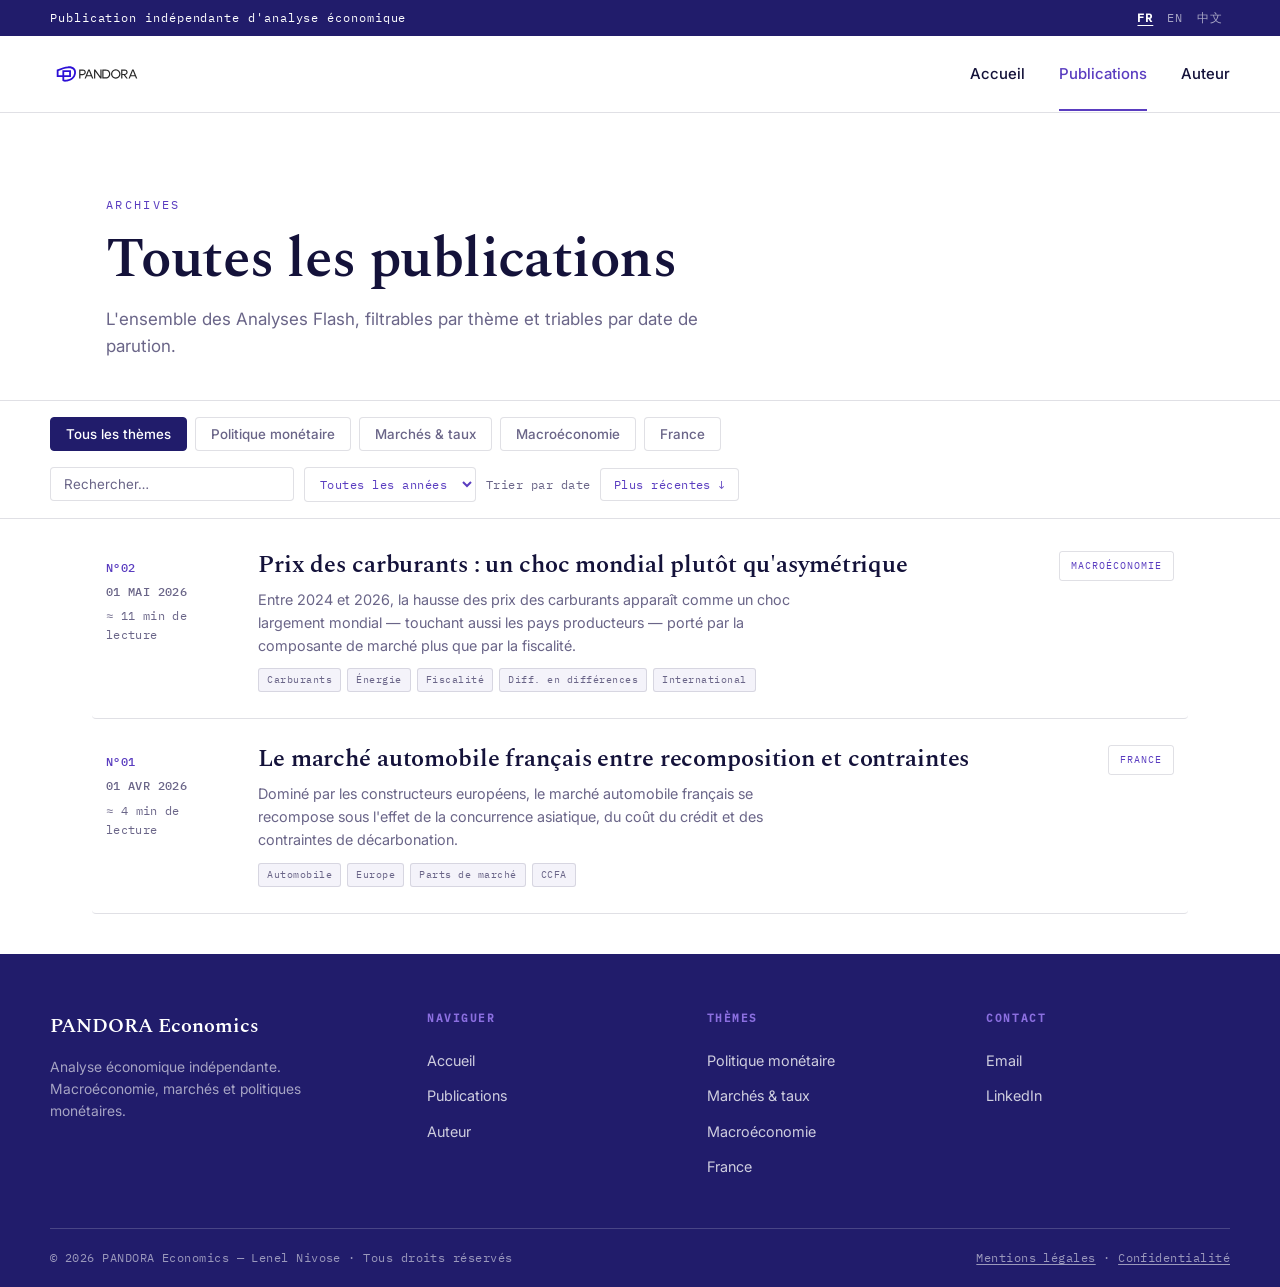
<file: pandora-site/publications.html>
<!DOCTYPE html>
<html lang="fr">
<head>
<meta charset="UTF-8" />
<meta name="viewport" content="width=device-width, initial-scale=1.0" />
<title>Publications — PANDORA Economics</title>
<meta name="description" content="Toutes les Analyses Flash de PANDORA Economics, filtrables par thème et par date." />
<link rel="stylesheet" href="fonts.css" />
<style>
  :root{
    --ink:#14123A; --primary:#211C6B; --primary-2:#322a93; --violet:#5A3DC0; --iris:#8B6FE0;
    --paper:#FFFFFF; --panel:#F4F3FA; --panel-2:#ECEAF6; --muted:#6A6588; --line:rgba(20,18,58,.13); --line-dk:rgba(255,255,255,.18);
    --serif:"Spectral",Georgia,serif; --sans:"Inter",system-ui,sans-serif; --mono:"IBM Plex Mono",monospace;
    --maxw:1180px; --gutter:clamp(20px,5vw,56px);
  }
  *{box-sizing:border-box;}
  html{scroll-behavior:smooth;}
  body{margin:0;background:var(--paper);color:var(--ink);font-family:var(--sans);font-size:16.5px;line-height:1.6;-webkit-font-smoothing:antialiased;}
  a{color:inherit;text-decoration:none;}
  .wrap{max-width:var(--maxw);margin:0 auto;padding:0 var(--gutter);}
  .eyebrow{font-family:var(--mono);font-size:11.5px;letter-spacing:.2em;text-transform:uppercase;color:var(--violet);}

  .util{background:var(--primary);color:#fff;font-family:var(--mono);font-size:11.5px;letter-spacing:.08em;}
  .util-in{display:flex;justify-content:space-between;align-items:center;padding:8px 0;}
  .util .lang button{background:none;border:0;color:rgba(255,255,255,.75);font-family:var(--mono);font-size:11.5px;cursor:pointer;padding:0 4px;letter-spacing:.08em;}
  .util .lang button[aria-pressed="true"]{color:#fff;text-decoration:underline;text-underline-offset:3px;}
  @media (max-width:620px){ .util .tagline{display:none;} }

  header.mh{position:sticky;top:0;z-index:40;background:rgba(255,255,255,.94);backdrop-filter:blur(10px);border-bottom:1px solid var(--line);}
  .mh-in{display:flex;align-items:center;justify-content:space-between;padding:18px 0;gap:18px;}
  .brand{display:flex;align-items:center;gap:13px;}
  .brand .logo{width:38px;height:38px;flex:none;}
  .brand .txt{display:flex;flex-direction:column;line-height:1.05;}
  .brand .nm{font-family:var(--serif);font-weight:600;font-size:20px;letter-spacing:.01em;}
  .brand .tg{font-family:var(--mono);font-size:9.5px;letter-spacing:.16em;text-transform:uppercase;color:var(--muted);margin-top:3px;}
  .nav{display:flex;align-items:center;gap:34px;}
  .nav a{font-size:15px;font-weight:500;color:var(--ink);position:relative;padding:6px 0;}
  .nav a.active{color:var(--violet);}
  .nav a:hover{color:var(--violet);}
  .nav a.active::after{content:"";position:absolute;left:0;right:0;bottom:-19px;height:2px;background:var(--violet);}
  .menu-btn{display:none;border:0;background:none;cursor:pointer;font-family:var(--mono);font-size:12px;letter-spacing:.1em;}
  @media (max-width:780px){ .nav{display:none;} .nav.show{display:flex;position:absolute;top:100%;right:var(--gutter);flex-direction:column;gap:16px;background:#fff;padding:20px 24px;border:1px solid var(--line);box-shadow:0 24px 50px -30px rgba(20,18,58,.4);} .nav.show a.active::after{display:none;} .menu-btn{display:block;} }

  .phead{border-bottom:1px solid var(--line);padding:clamp(46px,6vw,80px) 0 clamp(28px,3.5vw,40px);}
  .phead h1{font-family:var(--serif);font-weight:600;font-size:clamp(34px,4.8vw,56px);line-height:1.06;letter-spacing:-.01em;margin:14px 0 0;}
  .phead p{margin:16px 0 0;color:var(--muted);max-width:56ch;font-size:17px;}

  .toolbar{position:sticky;top:60px;background:rgba(255,255,255,.95);backdrop-filter:blur(10px);border-bottom:1px solid var(--line);z-index:30;}
  .toolbar-in{display:flex;flex-wrap:wrap;gap:16px;align-items:center;justify-content:space-between;padding:16px 0;}
  .chips{display:flex;flex-wrap:wrap;gap:8px;}
  .chip{font-family:var(--sans);font-weight:500;font-size:13.5px;border:1px solid var(--line);background:#fff;color:var(--muted);padding:8px 15px;border-radius:4px;cursor:pointer;transition:.16s;}
  .chip:hover{border-color:var(--violet);color:var(--ink);}
  .chip.active{background:var(--primary);border-color:var(--primary);color:#fff;}
  .sort{display:flex;align-items:center;gap:9px;font-family:var(--mono);font-size:12px;color:var(--muted);letter-spacing:.04em;}
  .sort button{border:1px solid var(--line);background:#fff;cursor:pointer;font-family:var(--mono);font-size:12px;color:var(--violet);letter-spacing:.04em;display:flex;align-items:center;gap:7px;padding:8px 13px;border-radius:4px;}
  .sort button .ar{transition:transform .3s;}
  .sort.asc button .ar{transform:rotate(180deg);}

  .list{margin:6px 0 0;}
  .row{display:grid;grid-template-columns:128px 1fr 168px;gap:24px;align-items:baseline;padding:26px 14px;margin:0 -14px;border-bottom:1px solid var(--line);border-radius:4px;transition:background .18s;}
  .row:hover{background:var(--panel);}
  .row .meta{font-family:var(--mono);font-size:12px;font-weight:500;color:var(--violet);letter-spacing:.03em;}
  .row .meta .dt{color:var(--muted);display:block;margin-top:5px;}
  .row h3{font-family:var(--serif);font-weight:600;font-size:clamp(19px,2.3vw,24px);line-height:1.2;margin:0;letter-spacing:-.005em;}
  .row p{margin:8px 0 0;color:var(--muted);font-size:14.5px;max-width:62ch;}
  .row .tag{justify-self:end;align-self:start;font-family:var(--mono);font-size:10px;letter-spacing:.1em;text-transform:uppercase;color:var(--violet);border:1px solid var(--line);border-radius:3px;padding:6px 11px;white-space:nowrap;}
  .row.hide{display:none;}
  @media (max-width:720px){ .row{grid-template-columns:1fr;gap:8px;} .row .tag{justify-self:start;} .toolbar{position:static;} }
  .empty{padding:60px 0;text-align:center;color:var(--muted);font-family:var(--mono);font-size:13px;display:none;}

  footer{background:var(--primary);color:#fff;margin-top:40px;}
  .foot-top{display:grid;grid-template-columns:1.4fr 1fr 1fr 1fr;gap:36px;padding:56px 0 44px;}
  @media (max-width:780px){ .foot-top{grid-template-columns:1fr 1fr;gap:30px;} }
  .foot-col h4{font-family:var(--mono);font-size:11px;letter-spacing:.14em;text-transform:uppercase;color:var(--iris);margin:0 0 16px;}
  .foot-col a{display:block;color:rgba(255,255,255,.78);font-size:14.5px;padding:6px 0;}
  .foot-col a:hover{color:#fff;}
  .foot-brand .nm{font-family:var(--serif);font-weight:600;font-size:20px;}
  .foot-brand p{color:rgba(255,255,255,.6);font-size:14px;max-width:30ch;margin:14px 0 0;}
  .foot-bot{border-top:1px solid var(--line-dk);padding:20px 0;display:flex;flex-wrap:wrap;justify-content:space-between;gap:14px;font-family:var(--mono);font-size:11.5px;color:rgba(255,255,255,.55);letter-spacing:.04em;}
  .filters{display:flex;gap:10px;align-items:center;flex-wrap:wrap;}
  .search{font-family:var(--sans);font-size:13.5px;border:1px solid var(--line);background:#fff;color:var(--ink);padding:8px 13px;border-radius:4px;min-width:210px;}
  .search::placeholder{color:var(--muted);}
  .search:focus{outline:none;border-color:var(--violet);}
  .yearsel{font-family:var(--mono);font-size:12px;border:1px solid var(--line);background:#fff;color:var(--violet);padding:8px 11px;border-radius:4px;cursor:pointer;letter-spacing:.04em;}
  .yearsel:focus{outline:none;border-color:var(--violet);}
  .kw{margin-top:11px;display:flex;flex-wrap:wrap;gap:6px;}
  .kw span{font-family:var(--mono);font-size:10px;letter-spacing:.05em;color:var(--muted);background:var(--panel);border:1px solid var(--line);border-radius:3px;padding:3px 8px;}
  .row .rt{display:block;margin-top:5px;color:var(--muted);font-weight:400;}
  @media (prefers-reduced-motion:reduce){ html{scroll-behavior:auto;} }
</style>
<!-- seo:start -->
<link rel="canonical" href="https://pandora-economic.github.io/Pandora-economic/publications.html" />
<link rel="alternate" hreflang="fr" href="https://pandora-economic.github.io/Pandora-economic/publications.html" />
<link rel="alternate" hreflang="en" href="https://pandora-economic.github.io/Pandora-economic/publications.html?lang=en" />
<link rel="alternate" hreflang="zh" href="https://pandora-economic.github.io/Pandora-economic/publications.html?lang=zh" />
<link rel="alternate" hreflang="x-default" href="https://pandora-economic.github.io/Pandora-economic/publications.html" />
<meta property="og:type" content="website" />
<meta property="og:site_name" content="PANDORA Economics" />
<meta property="og:title" content="Publications — PANDORA Economics" />
<meta property="og:description" content="Toutes les Analyses Flash de PANDORA Economics, filtrables par thème et par date." />
<meta property="og:url" content="https://pandora-economic.github.io/Pandora-economic/publications.html" />
<meta property="og:image" content="https://pandora-economic.github.io/Pandora-economic/assets/og-default.png" />
<meta property="og:image:width" content="1200" />
<meta property="og:image:height" content="630" />
<meta property="og:locale" content="fr_FR" />
<meta property="og:locale:alternate" content="en_US" />
<meta property="og:locale:alternate" content="zh_CN" />
<meta name="twitter:card" content="summary_large_image" />
<meta name="twitter:title" content="Publications — PANDORA Economics" />
<meta name="twitter:description" content="Toutes les Analyses Flash de PANDORA Economics, filtrables par thème et par date." />
<meta name="twitter:image" content="https://pandora-economic.github.io/Pandora-economic/assets/og-default.png" />
<link rel="alternate" type="application/rss+xml" title="PANDORA Economics — Publications" href="https://pandora-economic.github.io/Pandora-economic/feed.xml" />
<link rel="icon" type="image/png" sizes="32x32" href="assets/favicon.png" />
<link rel="icon" type="image/png" sizes="16x16" href="assets/favicon-16.png" />
<link rel="apple-touch-icon" sizes="180x180" href="assets/apple-touch-icon.png" />
<!-- seo:end -->
</head>
<body>

<div class="util"><div class="wrap util-in"><span class="tagline" data-i18n="tagline">Publication indépendante d'analyse économique</span><span class="lang" role="group" aria-label="Language"><button data-lang="fr" style="background:none;border:0;font-family:inherit;font-size:11.5px;letter-spacing:.08em;cursor:pointer;padding:2px 7px;color:rgba(255,255,255,.6)">FR</button><button data-lang="en" style="background:none;border:0;font-family:inherit;font-size:11.5px;letter-spacing:.08em;cursor:pointer;padding:2px 7px;color:rgba(255,255,255,.6)">EN</button><button data-lang="zh" style="background:none;border:0;font-family:inherit;font-size:11.5px;letter-spacing:.08em;cursor:pointer;padding:2px 7px;color:rgba(255,255,255,.6)">中文</button></span></div></div>

<header class="mh"><div class="wrap mh-in"><a class="brand" href="index.html"><img class="brand-logo" src="logo-pandora.svg" alt="PANDORA Economics" style="height:40px;width:auto;display:block" /></a><button class="menu-btn" id="menuBtn" aria-label="Menu">Menu</button><nav class="nav" id="nav"><a href="index.html" data-i18n="nav_home">Accueil</a><a href="publications.html" data-i18n="nav_pubs">Publications</a><a href="auteur.html" data-i18n="nav_author">Auteur</a></nav></div></header>

<main>
  <section class="phead">
    <div class="wrap">
      <span class="eyebrow" data-i18n="arch_eyebrow">Archives</span>
      <h1 data-i18n="pubs_h1">Toutes les publications</h1>
      <p data-i18n="pubs_intro">L'ensemble des Analyses Flash, filtrables par thème et triables par date de parution.</p>
    </div>
  </section>

  <div class="toolbar">
    <div class="wrap toolbar-in">
      <div class="chips" id="chips">
        <button class="chip active" data-f="all" data-i18n="chip_all">Tous les thèmes</button>
        <button class="chip" data-f="Politique monétaire" data-i18n="theme_pm">Politique monétaire</button>
        <button class="chip" data-f="Marchés &amp; taux" data-i18n="theme_mt">Marchés &amp; taux</button>
        <button class="chip" data-f="Macroéconomie" data-i18n="theme_macro">Macroéconomie</button>
        <button class="chip" data-f="France" data-i18n="theme_fr">France</button>
      </div>
      <div class="filters">
        <input id="q" class="search" type="search" data-i18n-ph="search_ph" placeholder="Rechercher…" aria-label="Rechercher" />
        <select id="yearsel" class="yearsel" aria-label="Année"></select>
        <div class="sort" id="sort"><span data-i18n="sort_label">Trier par date</span><button id="sortBtn">Plus récentes <span class="ar">↓</span></button></div>
      </div>
    </div>
  </div>

  <section class="wrap">
    <div class="list" id="list">
      <a class="row" href="#" data-theme="Politique monétaire" data-date="2026-06-12"><span class="meta">N°07<span class="dt">12 JUIN 2026</span></span><span><h3>BCE : la pause prolongée, et après ?</h3><p>La trajectoire des taux dépend désormais davantage de l'inflation des services que du prix de l'énergie.</p></span><span class="tag">Politique monétaire</span></a>
      <a class="row" href="#" data-theme="France" data-date="2026-05-28"><span class="meta">N°06<span class="dt">28 MAI 2026</span></span><span><h3>Crédit immobilier : le tournant des taux</h3><p>Ce que la détente du coût du crédit change réellement pour le pouvoir d'achat immobilier des ménages.</p></span><span class="tag">France</span></a>
      <a class="row" href="#" data-theme="Macroéconomie" data-date="2026-05-14"><span class="meta">N°05<span class="dt">14 MAI 2026</span></span><span><h3>Inflation de services : le dernier kilomètre</h3><p>La part la plus rigide de l'inflation, et pourquoi elle décide du calendrier des banques centrales.</p></span><span class="tag">Macroéconomie</span></a>
      <a class="row" href="#" data-theme="Marchés &amp; taux" data-date="2026-04-30"><span class="meta">N°04<span class="dt">30 AVR 2026</span></span><span><h3>Dette souveraine : la prime française</h3><p>Lecture de l'écart de taux entre la France et l'Allemagne, et de ce qu'il dit du risque politique.</p></span><span class="tag">Marchés &amp; taux</span></a>
      <a class="row" href="#" data-theme="Politique monétaire" data-date="2026-04-16"><span class="meta">N°03<span class="dt">16 AVR 2026</span></span><span><h3>Fed : le pivot qui se fait attendre</h3><p>Pourquoi le calendrier américain pèse sur les anticipations de taux en zone euro.</p></span><span class="tag">Politique monétaire</span></a>
      <a class="row" href="#" data-theme="Macroéconomie" data-date="2026-04-02"><span class="meta">N°02<span class="dt">02 AVR 2026</span></span><span><h3>Énergie : la facture qui reflue</h3><p>L'effet de base énergétique et son impact mécanique sur l'indice des prix à la consommation.</p></span><span class="tag">Macroéconomie</span></a>
      <a class="row" href="#" data-theme="Marchés &amp; taux" data-date="2026-03-19"><span class="meta">N°01<span class="dt">19 MARS 2026</span></span><span><h3>OAT-Bund : lire l'écart de taux</h3><p>Ce que le spread entre dette française et allemande dit du risque perçu sur la signature française.</p></span><span class="tag">Marchés &amp; taux</span></a>
      <a class="row" href="#" data-theme="France" data-date="2026-03-05"><span class="meta">N°00<span class="dt">05 MARS 2026</span></span><span><h3>Pouvoir d'achat : l'illusion nominale</h3><p>Distinguer la hausse des salaires affichée de l'évolution réelle du revenu disponible.</p></span><span class="tag">France</span></a>
    </div>
    <div class="empty" id="empty" data-i18n="empty_msg">Aucune publication pour ce thème.</div>
  </section>
</main>

<footer>
  <div class="wrap foot-top">
    <div class="foot-col foot-brand"><div class="nm">PANDORA Economics</div><p data-i18n="foot_desc">Analyse économique indépendante. Macroéconomie, marchés et politiques monétaires.</p></div>
    <div class="foot-col"><h4 data-i18n="foot_navigate">Naviguer</h4><a href="index.html" data-i18n="nav_home">Accueil</a><a href="publications.html" data-i18n="nav_pubs">Publications</a><a href="auteur.html" data-i18n="nav_author">Auteur</a></div>
    <div class="foot-col"><h4 data-i18n="foot_topics">Thèmes</h4><a href="publications.html?theme=Politique%20mon%C3%A9taire" data-i18n="theme_pm">Politique monétaire</a><a href="publications.html?theme=March%C3%A9s%20%26%20taux" data-i18n="theme_mt">Marchés &amp; taux</a><a href="publications.html?theme=Macro%C3%A9conomie" data-i18n="theme_macro">Macroéconomie</a><a href="publications.html?theme=France" data-i18n="theme_fr">France</a></div>
    <div class="foot-col"><h4 data-i18n="foot_contact">Contact</h4><a href="mailto:pandora.economics@outlook.com">Email</a><a href="https://www.linkedin.com/company/pandora-economics/?viewAsMember=true" target="_blank" rel="noopener">LinkedIn</a></div>
  </div>
  <div class="wrap foot-bot"><span>© <span id="year"></span> PANDORA Economics — Lenel Nivose · <span data-i18n="foot_rights">Tous droits réservés</span></span><span><a href="mentions-legales.html" data-i18n="legal_notice" style="text-decoration:underline;text-underline-offset:2px">Mentions légales</a> · <a href="confidentialite.html" data-i18n="legal_privacy" style="text-decoration:underline;text-underline-offset:2px">Confidentialité</a></span></div>
</footer>

<script src="i18n.js"></script>
<script src="publications.js"></script>
<script>
  document.getElementById('year').textContent=new Date().getFullYear();
  var mb=document.getElementById('menuBtn'); if(mb) mb.addEventListener('click',function(){document.getElementById('nav').classList.toggle('show');});

  var list=document.getElementById('list');
  var yearsel=document.getElementById('yearsel');
  function rows(){return Array.prototype.slice.call(list.querySelectorAll('.row'));}
  var filter='all', desc=true;
  function L(){return window.I18N?I18N.lang:'fr';}
  function numTag(num){var l=L(); return l==='zh'?'第'+num+'期':(l==='en'?'No. '+num:'N°'+num);}
  function esc(s){return (s||'').toString().replace(/[&<>"]/g,function(c){return {'&':'&amp;','<':'&lt;','>':'&gt;','"':'&quot;'}[c];});}
  function searchStr(p){
    var parts=[p.num,p.theme];
    [['titre',''],['resume',''],['intro',''],['titre','_en'],['resume','_en'],['intro','_en'],['titre','_zh'],['resume','_zh'],['intro','_zh']]
      .forEach(function(kk){var v=p[kk[0]+kk[1]];if(v)parts.push(v);});
    parts=parts.concat(p.tags||[],p.tags_en||[],p.tags_zh||[]);
    return parts.join(' ');
  }
  function buildYears(){
    var ys={};rows().forEach(function(r){ys[r.getAttribute('data-year')]=1;});
    var years=Object.keys(ys).sort().reverse(), cur=yearsel.value||'all';
    yearsel.innerHTML='<option value="all">'+I18N.t('year_all')+'</option>'+years.map(function(y){return '<option value="'+y+'">'+y+'</option>';}).join('');
    yearsel.value=cur;
  }
  function build(){
    if(window.PUBLICATIONS){
      list.innerHTML=window.pubsSorted().map(function(p){
        var tags=p['tags_'+L()]||p.tags||[];
        var kw=tags.length?'<div class="kw">'+tags.map(function(t){return '<span>'+esc(t)+'</span>';}).join('')+'</div>':'';
        var rt=p.minutes?'<span class="rt">≈ '+p.minutes+' '+I18N.t('min_read')+'</span>':'';
        return '<a class="row" href="article.html?n='+p.num+'" data-theme="'+esc(p.theme)+'" data-date="'+p.date+'" data-year="'+p.date.slice(0,4)+'" data-search="'+esc(searchStr(p).toLowerCase())+'">'+
          '<span class="meta">'+numTag(p.num)+'<span class="dt">'+fmtDate(p.date,L(),true)+'</span>'+rt+'</span>'+
          '<span><h3>'+esc(pubField(p,'titre'))+'</h3><p>'+esc(pubField(p,'resume'))+'</p>'+kw+'</span>'+
          '<span class="tag">'+esc(I18N.themeLabel(p.theme))+'</span></a>';
      }).join('');
      buildYears();
    }
    sortRows(); apply();
  }
  function norm(s){return (s||'').toString().toLowerCase().normalize('NFD').replace(/[\u0300-\u036f]/g,'');}
  function apply(){
    var q=norm(document.getElementById('q').value), y=yearsel.value, v=0;
    rows().forEach(function(r){
      var okT=filter==='all'||r.getAttribute('data-theme')===filter;
      var okY=(!y||y==='all')||r.getAttribute('data-year')===y;
      var okQ=!q||norm(r.getAttribute('data-search')).indexOf(q)>=0;
      var ok=okT&&okY&&okQ; r.classList.toggle('hide',!ok); if(ok)v++;
    });
    document.getElementById('empty').style.display=v?'none':'block';
  }
  function sortRows(){rows().sort(function(a,b){var da=a.getAttribute('data-date'),db=b.getAttribute('data-date');return desc?db.localeCompare(da):da.localeCompare(db);}).forEach(function(r){list.appendChild(r);});}
  function sortLabel(){var t=window.I18N?(desc?I18N.t('sort_recent'):I18N.t('sort_oldest')):(desc?'Plus récentes':'Plus anciennes');sortBtn.firstChild.textContent=t+' ';}

  document.getElementById('chips').addEventListener('click',function(e){var c=e.target.closest('.chip');if(!c)return;document.querySelectorAll('.chip').forEach(function(x){x.classList.remove('active');});c.classList.add('active');filter=c.getAttribute('data-f');apply();});
  document.getElementById('q').addEventListener('input',apply);
  yearsel.addEventListener('change',apply);
  var sortBtn=document.getElementById('sortBtn');
  sortBtn.addEventListener('click',function(){desc=!desc;document.getElementById('sort').classList.toggle('asc',!desc);sortLabel();sortRows();});

  if(window.I18N) I18N.apply();
  (function(){var qp=null;try{qp=new URLSearchParams(location.search).get('theme');}catch(e){}
    if(qp){var cs=Array.prototype.slice.call(document.querySelectorAll('.chip'));var m=cs.filter(function(c){return c.getAttribute('data-f')===qp;})[0];if(m){cs.forEach(function(x){x.classList.remove('active');});m.classList.add('active');filter=qp;}}})();
  sortLabel();
  build();
  window.addEventListener('langchange', function(){ sortLabel(); build(); });
</script>
</body>
</html>
</file>
<file: fonts.css>
/* PANDORA Economics — polices auto-hébergées (sous-ensemble latin)
   Plus aucun chargement externe : aucune donnée transmise à Google. */

/* ---- Spectral (titres) ---- */
@font-face{font-family:"Spectral";font-style:normal;font-weight:400;font-display:swap;src:url("fonts/spectral-400.ttf") format("truetype");}
@font-face{font-family:"Spectral";font-style:normal;font-weight:500;font-display:swap;src:url("fonts/spectral-500.ttf") format("truetype");}
@font-face{font-family:"Spectral";font-style:normal;font-weight:600;font-display:swap;src:url("fonts/spectral-600.ttf") format("truetype");}
@font-face{font-family:"Spectral";font-style:italic;font-weight:400;font-display:swap;src:url("fonts/spectral-italic-400.ttf") format("truetype");}
@font-face{font-family:"Spectral";font-style:italic;font-weight:500;font-display:swap;src:url("fonts/spectral-italic-500.ttf") format("truetype");}

/* ---- Inter (texte) ---- */
@font-face{font-family:"Inter";font-style:normal;font-weight:400;font-display:swap;src:url("fonts/inter-400.ttf") format("truetype");}
@font-face{font-family:"Inter";font-style:normal;font-weight:500;font-display:swap;src:url("fonts/inter-500.ttf") format("truetype");}
@font-face{font-family:"Inter";font-style:normal;font-weight:600;font-display:swap;src:url("fonts/inter-600.ttf") format("truetype");}
@font-face{font-family:"Inter";font-style:normal;font-weight:700;font-display:swap;src:url("fonts/inter-700.ttf") format("truetype");}

/* ---- IBM Plex Mono (étiquettes, dates) ---- */
@font-face{font-family:"IBM Plex Mono";font-style:normal;font-weight:400;font-display:swap;src:url("fonts/ibmplexmono-400.ttf") format("truetype");}
@font-face{font-family:"IBM Plex Mono";font-style:normal;font-weight:500;font-display:swap;src:url("fonts/ibmplexmono-500.ttf") format("truetype");}
</file>
<file: pandora-site/fonts.css>
/* PANDORA Economics — polices auto-hébergées (sous-ensemble latin)
   Plus aucun chargement externe : aucune donnée transmise à Google. */

/* ---- Spectral (titres) ---- */
@font-face{font-family:"Spectral";font-style:normal;font-weight:400;font-display:swap;src:url("fonts/spectral-400.ttf") format("truetype");}
@font-face{font-family:"Spectral";font-style:normal;font-weight:500;font-display:swap;src:url("fonts/spectral-500.ttf") format("truetype");}
@font-face{font-family:"Spectral";font-style:normal;font-weight:600;font-display:swap;src:url("fonts/spectral-600.ttf") format("truetype");}
@font-face{font-family:"Spectral";font-style:italic;font-weight:400;font-display:swap;src:url("fonts/spectral-italic-400.ttf") format("truetype");}
@font-face{font-family:"Spectral";font-style:italic;font-weight:500;font-display:swap;src:url("fonts/spectral-italic-500.ttf") format("truetype");}

/* ---- Inter (texte) ---- */
@font-face{font-family:"Inter";font-style:normal;font-weight:400;font-display:swap;src:url("fonts/inter-400.ttf") format("truetype");}
@font-face{font-family:"Inter";font-style:normal;font-weight:500;font-display:swap;src:url("fonts/inter-500.ttf") format("truetype");}
@font-face{font-family:"Inter";font-style:normal;font-weight:600;font-display:swap;src:url("fonts/inter-600.ttf") format("truetype");}
@font-face{font-family:"Inter";font-style:normal;font-weight:700;font-display:swap;src:url("fonts/inter-700.ttf") format("truetype");}

/* ---- IBM Plex Mono (étiquettes, dates) ---- */
@font-face{font-family:"IBM Plex Mono";font-style:normal;font-weight:400;font-display:swap;src:url("fonts/ibmplexmono-400.ttf") format("truetype");}
@font-face{font-family:"IBM Plex Mono";font-style:normal;font-weight:500;font-display:swap;src:url("fonts/ibmplexmono-500.ttf") format("truetype");}
</file>
